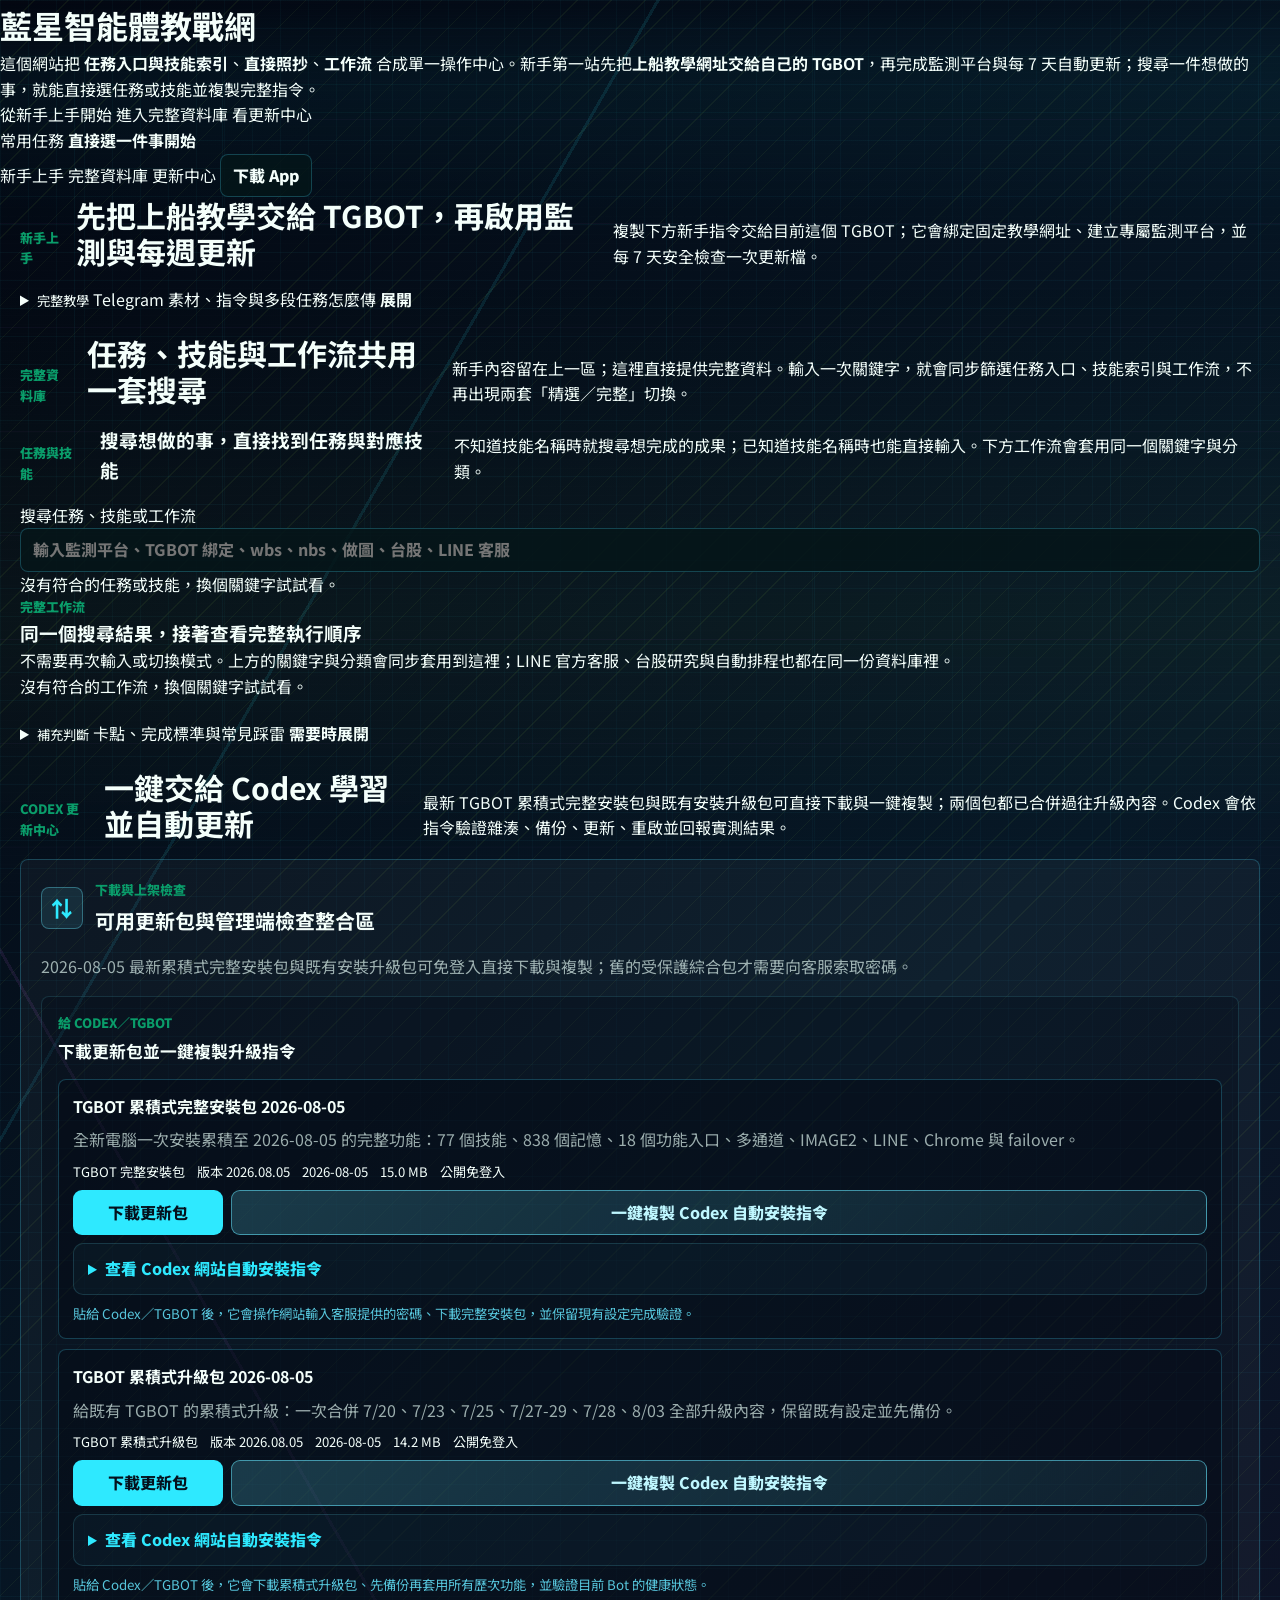
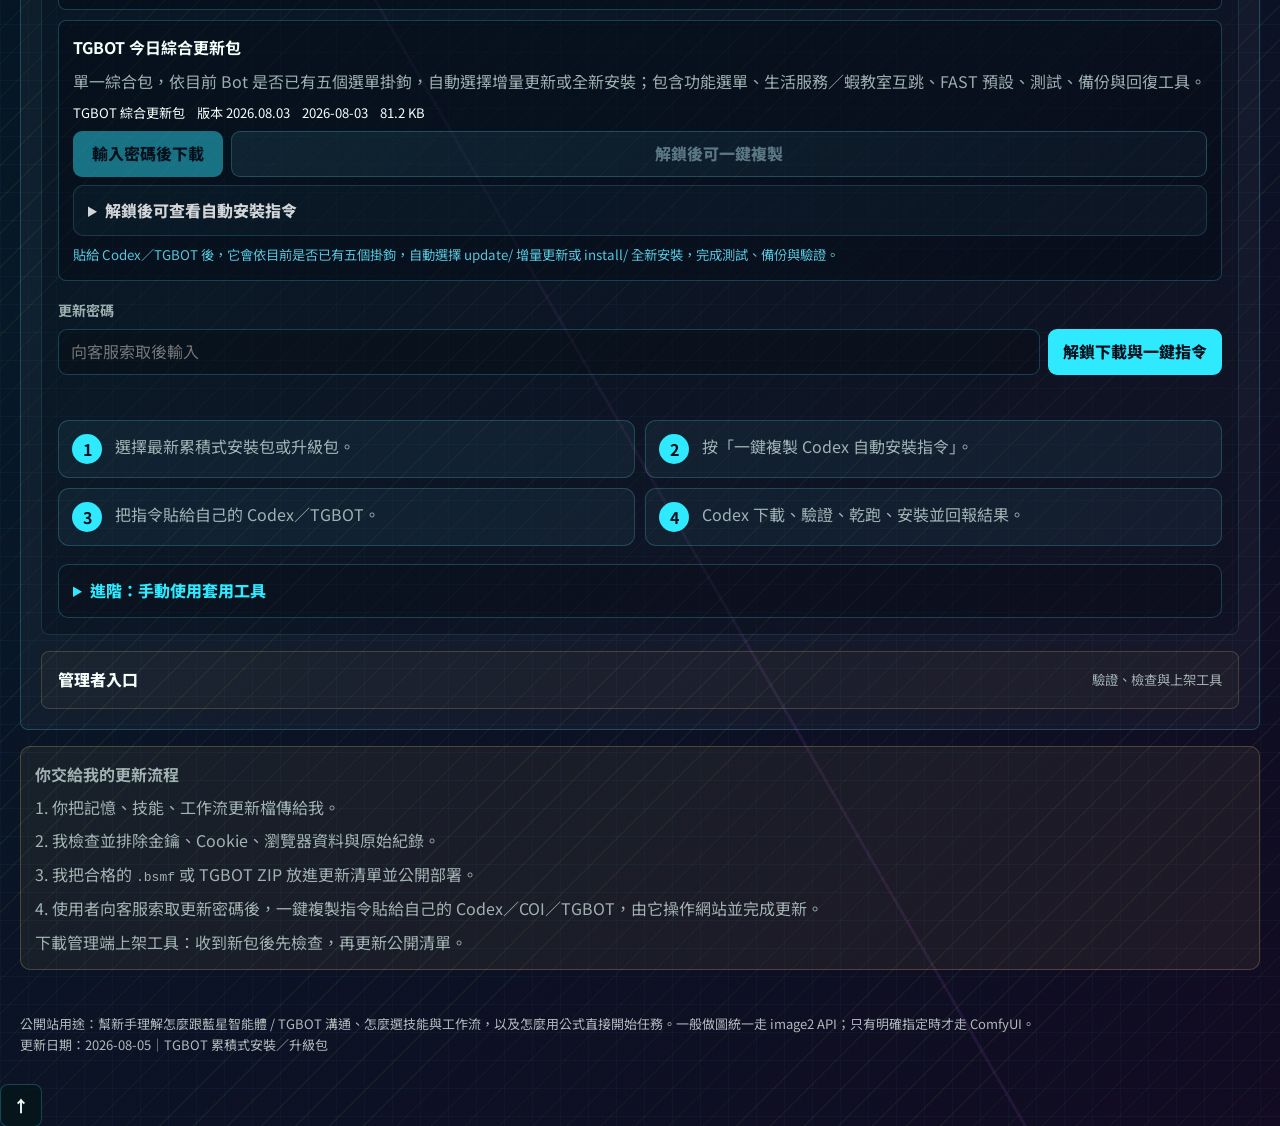
<file: index.html>
<!DOCTYPE html>
<html lang="zh-Hant">
<head>
  <meta charset="utf-8">
  <meta name="viewport" content="width=device-width, initial-scale=1">
  <title>藍星智能體教戰網｜操作指南</title>
  <meta
    name="description"
    content="給新手小白的一頁式藍星智能體技能與工作流教學站，整理主技能、核心工作流與可複製指令公式。"
  >
  <meta name="theme-color" content="#07111f">
  <meta name="apple-mobile-web-app-capable" content="yes">
  <meta name="apple-mobile-web-app-status-bar-style" content="black-translucent">
  <meta name="apple-mobile-web-app-title" content="藍星智能體教戰網">
  <link rel="icon" href="assets/favicon.svg" type="image/svg+xml">
  <link rel="apple-touch-icon" href="assets/app-icon-192.svg">
  <link rel="manifest" href="manifest.webmanifest">
  <link rel="preconnect" href="https://fonts.googleapis.com">
  <link rel="preconnect" href="https://fonts.gstatic.com" crossorigin>
  <link
    href="https://fonts.googleapis.com/css2?family=Noto+Sans+TC:wght@400;500;700;900&family=Space+Grotesk:wght@500;700&display=swap"
    rel="stylesheet"
  >
  <link rel="stylesheet" href="styles.css?v=20260803-comprehensive-update-1">
  <link rel="stylesheet" href="update-center.css?v=20260803-comprehensive-update-1">
</head>
<body>
  <div class="page-shell">
    <header class="hero">
      <div class="hero-copy">
        <h1>藍星智能體教戰網</h1>
        <p class="hero-text">
          這個網站把 <strong>任務入口與技能索引</strong>、<strong>直接照抄</strong>、<strong>工作流</strong>
          合成單一操作中心。新手第一站先把<strong>上船教學網址交給自己的 TGBOT</strong>，再完成監測平台與每 7 天自動更新；搜尋一件想做的事，就能直接選任務或技能並複製完整指令。
        </p>
        <div class="hero-actions">
          <a href="#quick-start" class="primary-link">從新手上手開始</a>
          <a href="#all-skills" class="secondary-link">進入完整資料庫</a>
          <a href="#codex-updates" class="secondary-link">看更新中心</a>
        </div>
      </div>
      <div class="hero-panel">
        <div class="hero-task-launcher">
          <span class="support-kicker">常用任務</span>
          <strong>直接選一件事開始</strong>
          <div class="hero-task-grid" id="heroTaskGrid"></div>
        </div>
      </div>
    </header>

    <nav class="top-nav" aria-label="頁面導覽">
      <a href="#quick-start">新手上手</a>
      <a href="#all-skills">完整資料庫</a>
      <a href="#codex-updates">更新中心</a>
      <button type="button" class="nav-install-button" id="openInstallApp">下載 App</button>
    </nav>

    <main>
      <section id="quick-start" class="content-block spotlight-block">
        <div class="section-heading">
          <p class="eyebrow">新手上手</p>
          <h2>先把上船教學交給 TGBOT，再啟用監測與每週更新</h2>
          <p>複製下方新手指令交給目前這個 TGBOT；它會綁定固定教學網址、建立專屬監測平台，並每 7 天安全檢查一次更新檔。</p>
        </div>
        <div id="beginner-monitor-task" class="beginner-task-panel"></div>
        <div class="spotlight-grid" id="quickStartGrid"></div>
        <details id="tg-guide" class="quick-start-tg deep-guide">
          <summary>
            <span>
              <small>完整教學</small>
              Telegram 素材、指令與多段任務怎麼傳
            </span>
            <strong>展開</strong>
          </summary>
          <div class="deep-guide-content">
            <div class="section-heading compact">
              <p class="eyebrow">TG 操作</p>
              <h3>一個任務講完整，再送下一個任務</h3>
              <p>先選好本次素材，在同一則訊息內寫清楚任務；等目前任務收到成品、網址或明確結果後，再送第二個任務，能降低漏讀素材與交付順序錯亂。</p>
            </div>
            <div class="tg-send-panel" id="tgSendPanel"></div>
            <div class="tg-guide-grid" id="tgGuideGrid"></div>
            <div class="dialogue-grid compact-dialogue-grid" id="tgDialogueGrid"></div>
            <div class="tg-note-panel" id="tgNotePanel"></div>
            <div class="tg-note-panel" id="tgChunkPanel"></div>
          </div>
        </details>
      </section>

      <section id="all-skills" class="content-block">
        <div class="section-heading">
          <p class="eyebrow">完整資料庫</p>
          <h2>任務、技能與工作流共用一套搜尋</h2>
          <p>
            新手內容留在上一區；這裡直接提供完整資料。輸入一次關鍵字，就會同步篩選任務入口、技能索引與工作流，不再出現兩套「精選／完整」切換。
          </p>
        </div>
        <div id="command-center" class="database-command-panel command-center-block">
          <div class="section-heading">
            <p class="eyebrow">任務與技能</p>
            <h3>搜尋想做的事，直接找到任務與對應技能</h3>
            <p>不知道技能名稱時就搜尋想完成的成果；已知道技能名稱時也能直接輸入。下方工作流會套用同一個關鍵字與分類。</p>
          </div>
          <div class="skill-toolbar">
            <label class="search-field" for="skillSearch">
              <span>搜尋任務、技能或工作流</span>
              <input id="skillSearch" type="search" placeholder="輸入監測平台、TGBOT 綁定、wbs、nbs、做圖、台股、LINE 客服">
            </label>
            <div class="filter-row" id="categoryFilters" aria-label="任務與技能分類篩選"></div>
          </div>
          <p class="database-result-summary" id="unifiedOverview" aria-live="polite"></p>
          <div class="command-center-grid unified-center-grid" id="unifiedCenterGrid"></div>
          <p class="empty-state" id="unifiedEmpty">沒有符合的任務或技能，換個關鍵字試試看。</p>
        </div>

        <div id="all-workflows" class="database-workflow-panel">
          <div class="database-subheading">
            <p class="eyebrow">完整工作流</p>
            <h3>同一個搜尋結果，接著查看完整執行順序</h3>
            <p>
              不需要再次輸入或切換模式。上方的關鍵字與分類會同步套用到這裡；LINE 官方客服、台股研究與自動排程也都在同一份資料庫裡。
            </p>
            <p class="database-result-summary" id="workflowOverview" aria-live="polite"></p>
          </div>
          <div class="workflow-grid" id="workflowGrid"></div>
          <p class="empty-state" id="workflowEmpty">沒有符合的工作流，換個關鍵字試試看。</p>
        </div>
      </section>

      <section id="support-notes" class="content-block support-notes-block">
        <details class="support-details">
          <summary>
            <span>
              <small>補充判斷</small>
              卡點、完成標準與常見踩雷
            </span>
            <strong>需要時展開</strong>
          </summary>
          <div class="support-grid">
            <article class="support-card">
              <div class="section-heading compact">
                <p class="eyebrow">卡點判斷</p>
                <h3>遇到問題先對照類型</h3>
              </div>
              <div class="error-grid" id="errorGuideGrid"></div>
            </article>
            <article class="support-card">
              <div class="section-heading compact">
                <p class="eyebrow">完成標準</p>
                <h3>看到這些才算真的完成</h3>
              </div>
              <ul class="checklist" id="completionChecklist"></ul>
            </article>
            <article class="support-card">
              <div class="section-heading compact">
                <p class="eyebrow">常見踩雷</p>
                <h3>新手最容易漏掉的幾件事</h3>
              </div>
              <ul class="warning-list" id="commonMistakes"></ul>
            </article>
          </div>
        </details>
      </section>

      <section id="codex-updates" class="content-block update-center-block">
        <div class="section-heading">
          <p class="eyebrow">Codex 更新中心</p>
          <h2>一鍵交給 Codex 學習並自動更新</h2>
          <p>最新 TGBOT 累積式完整安裝包與既有安裝升級包可直接下載與一鍵複製；兩個包都已合併過往升級內容。Codex 會依指令驗證雜湊、備份、更新、重啟並回報實測結果。</p>
        </div>
        <div class="update-center-grid">
          <article class="update-card update-hub-card">
            <div class="update-card-heading">
              <span class="update-card-icon">⇅</span>
              <div>
                <p class="eyebrow">下載與上架檢查</p>
                <h3>可用更新包與管理端檢查整合區</h3>
              </div>
            </div>
            <p class="update-download-note">2026-08-05 最新累積式完整安裝包與既有安裝升級包可免登入直接下載與複製；舊的受保護綜合包才需要向客服索取密碼。</p>
            <div class="update-hub-layout">
              <section class="update-subsection">
                <div class="update-subsection-heading">
                  <p class="eyebrow">給 Codex／TGBOT</p>
                  <h4>下載更新包並一鍵複製升級指令</h4>
                </div>
                <div id="codexUpdateList" class="codex-update-list" aria-live="polite">
                  <p class="update-loading">正在讀取更新清單……</p>
                </div>
                <form id="codexUpdateAccessForm" class="update-access-form">
                  <label for="codexUpdatePassword">更新密碼</label>
                  <div class="update-password-row">
                    <input id="codexUpdatePassword" type="password" autocomplete="off" placeholder="向客服索取後輸入">
                    <button type="submit" class="primary-button">解鎖下載與一鍵指令</button>
                  </div>
                  <p id="codexUpdateAccessStatus" class="update-status" role="status"></p>
                </form>
                <div class="update-tgbot-flow compact" aria-label="Codex 自動安裝使用方式">
                  <div><strong>1</strong><span>選擇最新累積式安裝包或升級包。</span></div>
                  <div><strong>2</strong><span>按「一鍵複製 Codex 自動安裝指令」。</span></div>
                  <div><strong>3</strong><span>把指令貼給自己的 Codex／TGBOT。</span></div>
                  <div><strong>4</strong><span>Codex 下載、驗證、乾跑、安裝並回報結果。</span></div>
                </div>
                <details class="update-advanced">
                  <summary>進階：手動使用套用工具</summary>
                  <p>需要自行操作時，可下載<a href="tools/apply-codex-update.mjs" download>套用工具</a>。請先加上 <code>--dry-run</code> 檢查，驗證通過後再移除 <code>--dry-run</code> 正式更新。</p>
                </details>
              </section>

              <details class="update-manager-details">
                <summary>
                  <span>管理者入口</span>
                  <small>驗證、檢查與上架工具</small>
                </summary>
                <section class="update-subsection update-subsection-manager">
                  <div class="update-subsection-heading">
                    <p class="eyebrow">給管理端</p>
                    <h4>先驗證後檢查更新檔，再決定是否上架</h4>
                  </div>
                  <p>先通過管理者驗證，才能選取或拖曳 <code>.bsmf</code> 更新檔或完整 <code>.zip</code> 安裝包。檔案只會在目前瀏覽器檢查格式，不會直接寫入公開網站；正式上架仍由管理端檢查後部署。</p>
                  <form id="codexUploadAccessForm" class="update-access-form update-upload-access-form">
                    <label for="codexUploadPassword">管理者密碼</label>
                    <div class="update-password-row">
                      <input id="codexUploadPassword" type="password" inputmode="numeric" autocomplete="off" placeholder="輸入管理者密碼">
                      <button type="submit" class="primary-button">解鎖上傳</button>
                    </div>
                    <p id="codexUploadAccessStatus" class="update-status" role="status">尚未解鎖，無法選取更新檔。</p>
                  </form>
                  <label class="update-file-drop is-locked" for="codexUpdateFile" aria-disabled="true">
                    <input id="codexUpdateFile" type="file" accept=".bsmf,.zip,application/json,application/zip" disabled>
                    <span id="codexUpdateDropTitle">請先輸入管理者密碼</span>
                    <small id="codexUpdateDropHint">解鎖後可檢查格式、版本、內容清單與檔案大小</small>
                  </label>
                  <div id="codexUpdateFileStatus" class="update-file-status" role="status"></div>
                </section>
              </details>
            </div>
          </article>
        </div>
        <div class="update-publish-steps">
          <strong>你交給我的更新流程</strong>
          <span>1. 你把記憶、技能、工作流更新檔傳給我。</span>
          <span>2. 我檢查並排除金鑰、Cookie、瀏覽器資料與原始紀錄。</span>
          <span>3. 我把合格的 <code>.bsmf</code> 或 TGBOT ZIP 放進更新清單並公開部署。</span>
          <span>4. 使用者向客服索取更新密碼後，一鍵複製指令貼給自己的 Codex／COI／TGBOT，由它操作網站並完成更新。</span>
          <span><a href="tools/publish-codex-update.ps1" download>下載管理端上架工具</a>：收到新包後先檢查，再更新公開清單。</span>
        </div>
      </section>

    </main>

    <footer class="site-footer">
      <p>公開站用途：幫新手理解怎麼跟藍星智能體 / TGBOT 溝通、怎麼選技能與工作流，以及怎麼用公式直接開始任務。一般做圖統一走 image2 API；只有明確指定時才走 ComfyUI。</p>
      <p>更新日期：2026-08-05｜TGBOT 累積式安裝／升級包</p>
    </footer>
  </div>

  <button type="button" class="back-to-top" id="backToTop" aria-label="快速回到最上面">↑</button>
  <div class="copy-status" id="copyStatus" role="status" aria-live="polite"></div>

  <div class="install-app-modal" id="installAppModal" role="dialog" aria-modal="true" aria-labelledby="installAppTitle" hidden>
    <div class="install-app-backdrop" data-install-close></div>
    <div class="install-app-dialog" role="document">
      <button type="button" class="install-app-close" data-install-close aria-label="關閉下載提示">×</button>
      <img class="install-app-icon" src="assets/app-icon-192.svg" alt="">
      <p class="install-app-kicker">藍星智能體教戰網</p>
      <h2 id="installAppTitle">下載 App，之後直接從主畫面開啟</h2>
      <p class="install-app-copy">安裝後不必再找網址，手機與電腦都能像 App 一樣快速開啟。</p>
      <div class="install-app-instructions" id="installAppInstructions" aria-live="polite"></div>
      <div class="install-app-actions">
        <button type="button" class="install-app-primary" id="installAppButton">下載 App</button>
        <button type="button" class="install-app-secondary" data-install-close>暫時不要</button>
      </div>
    </div>
  </div>

  <script src="app.js?v=20260803-comprehensive-update-1"></script>
  <script src="update-center.js?v=20260805-cumulative-2"></script>
</body>
</html>
</file>
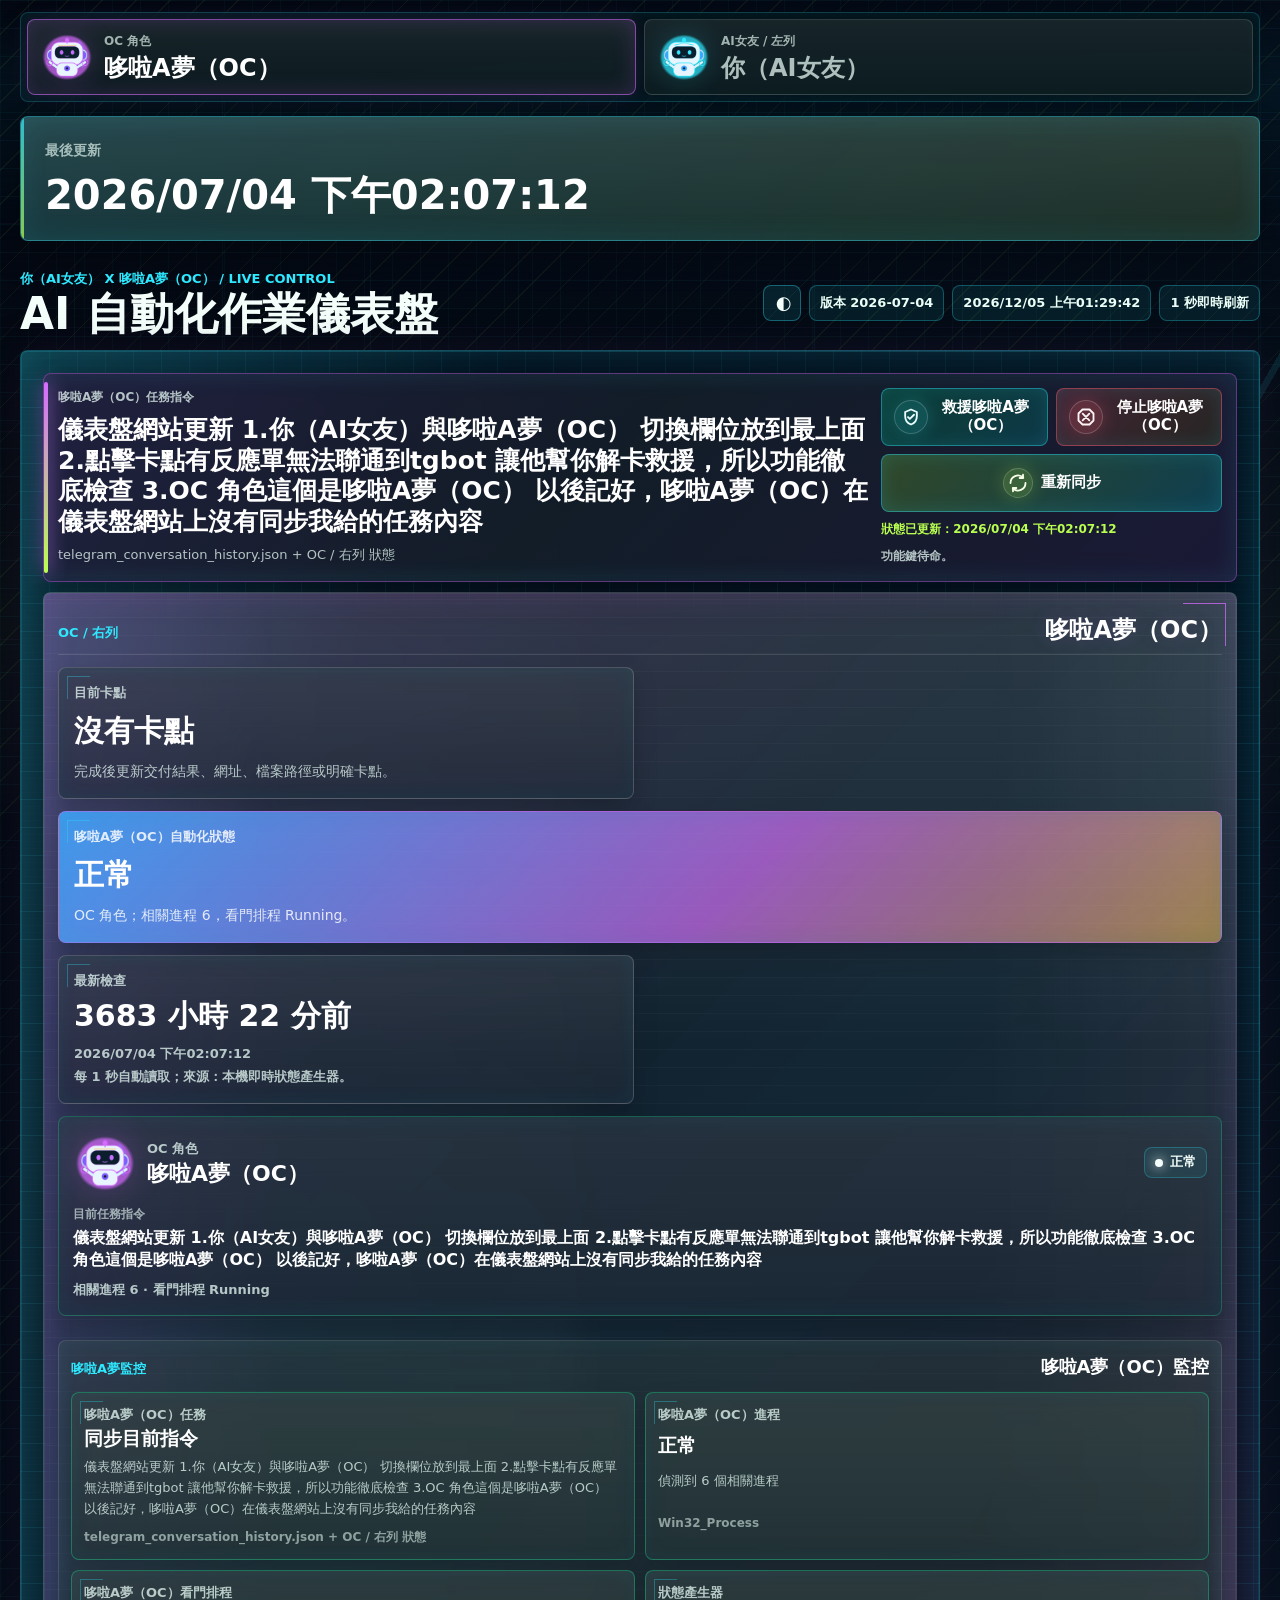
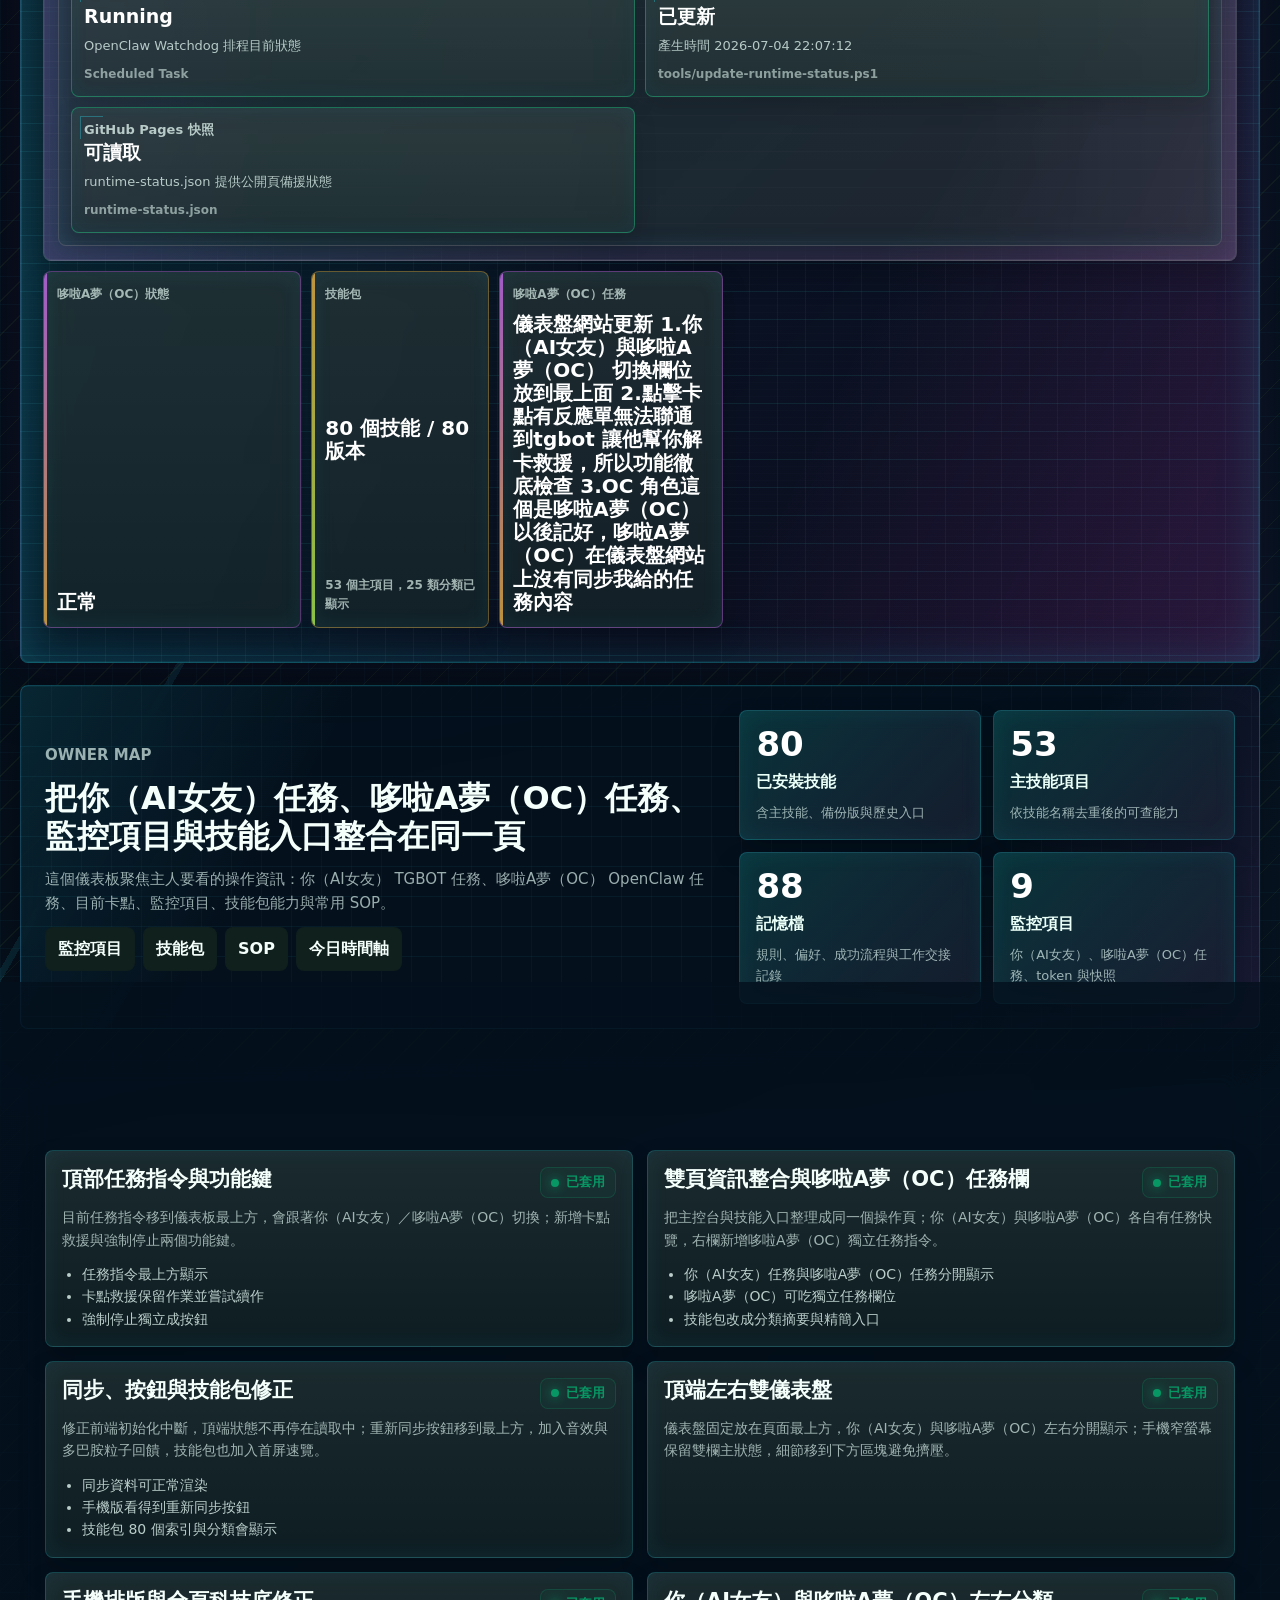
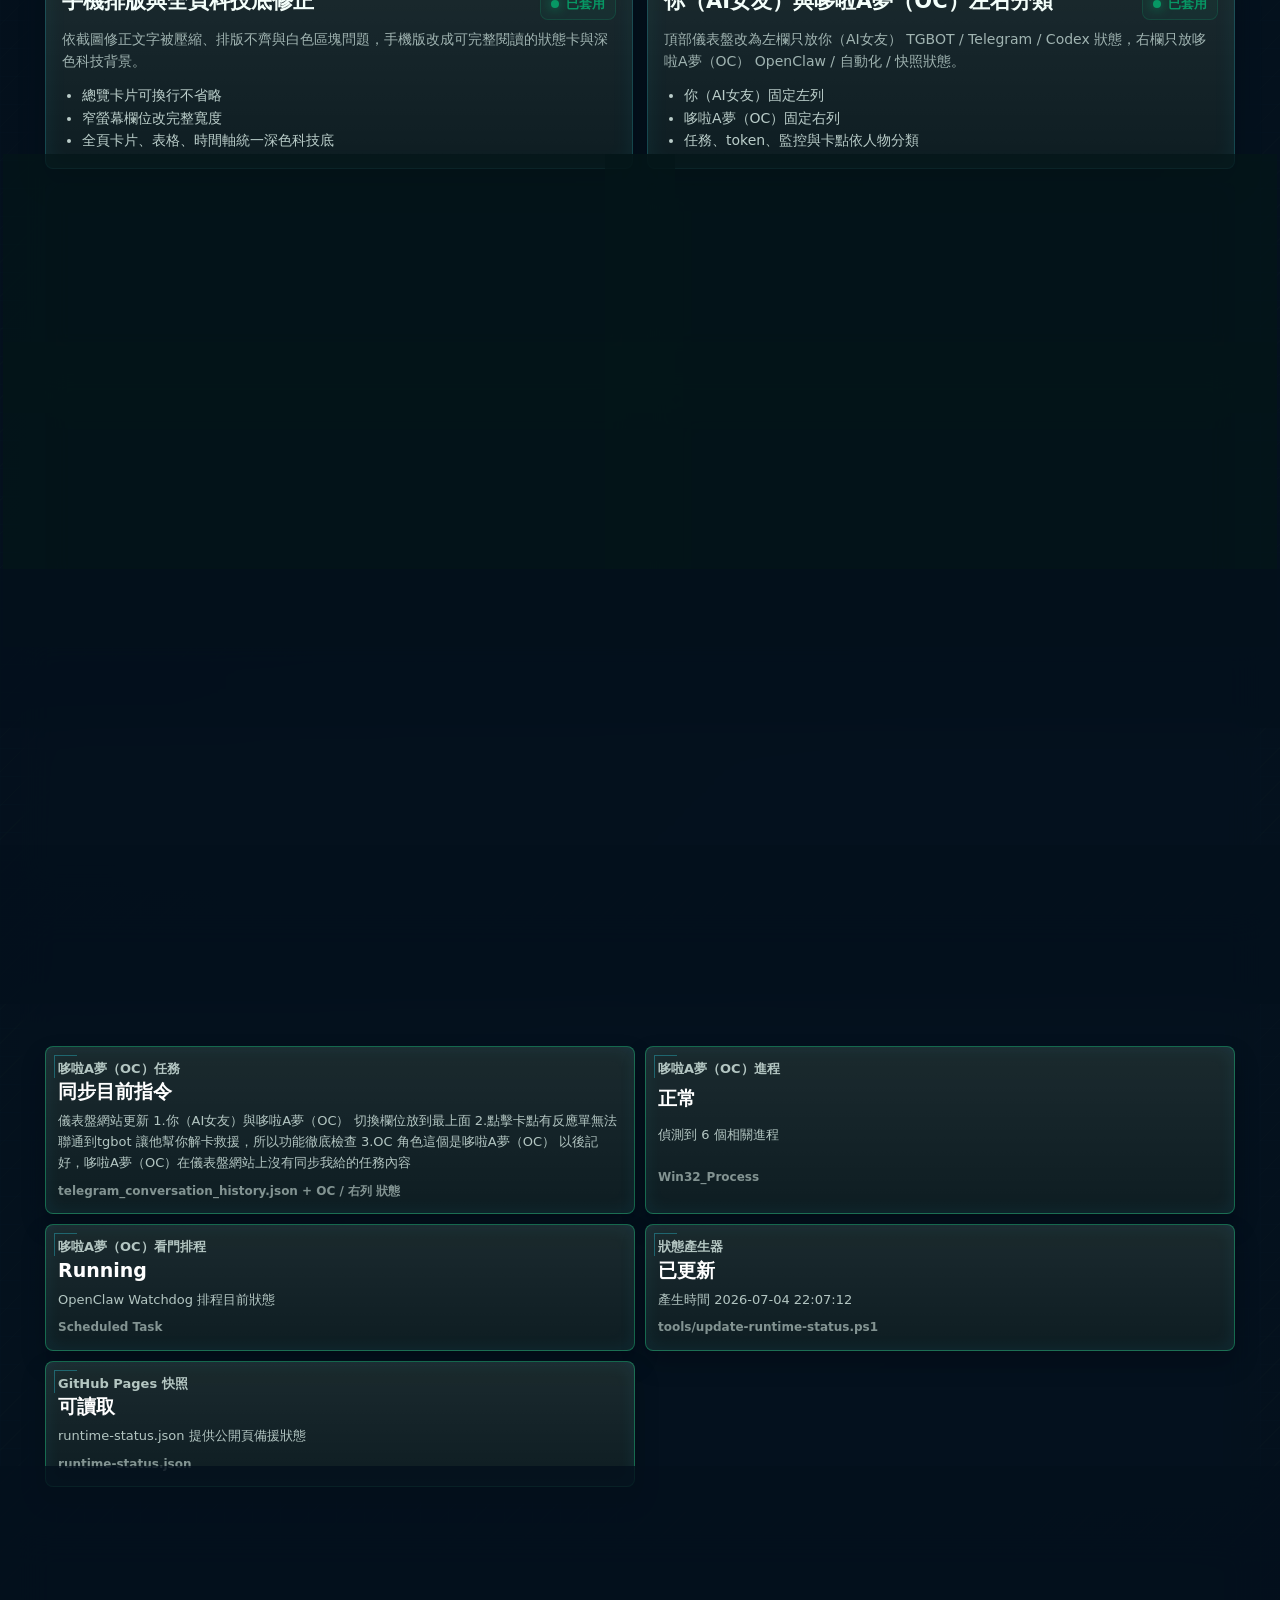
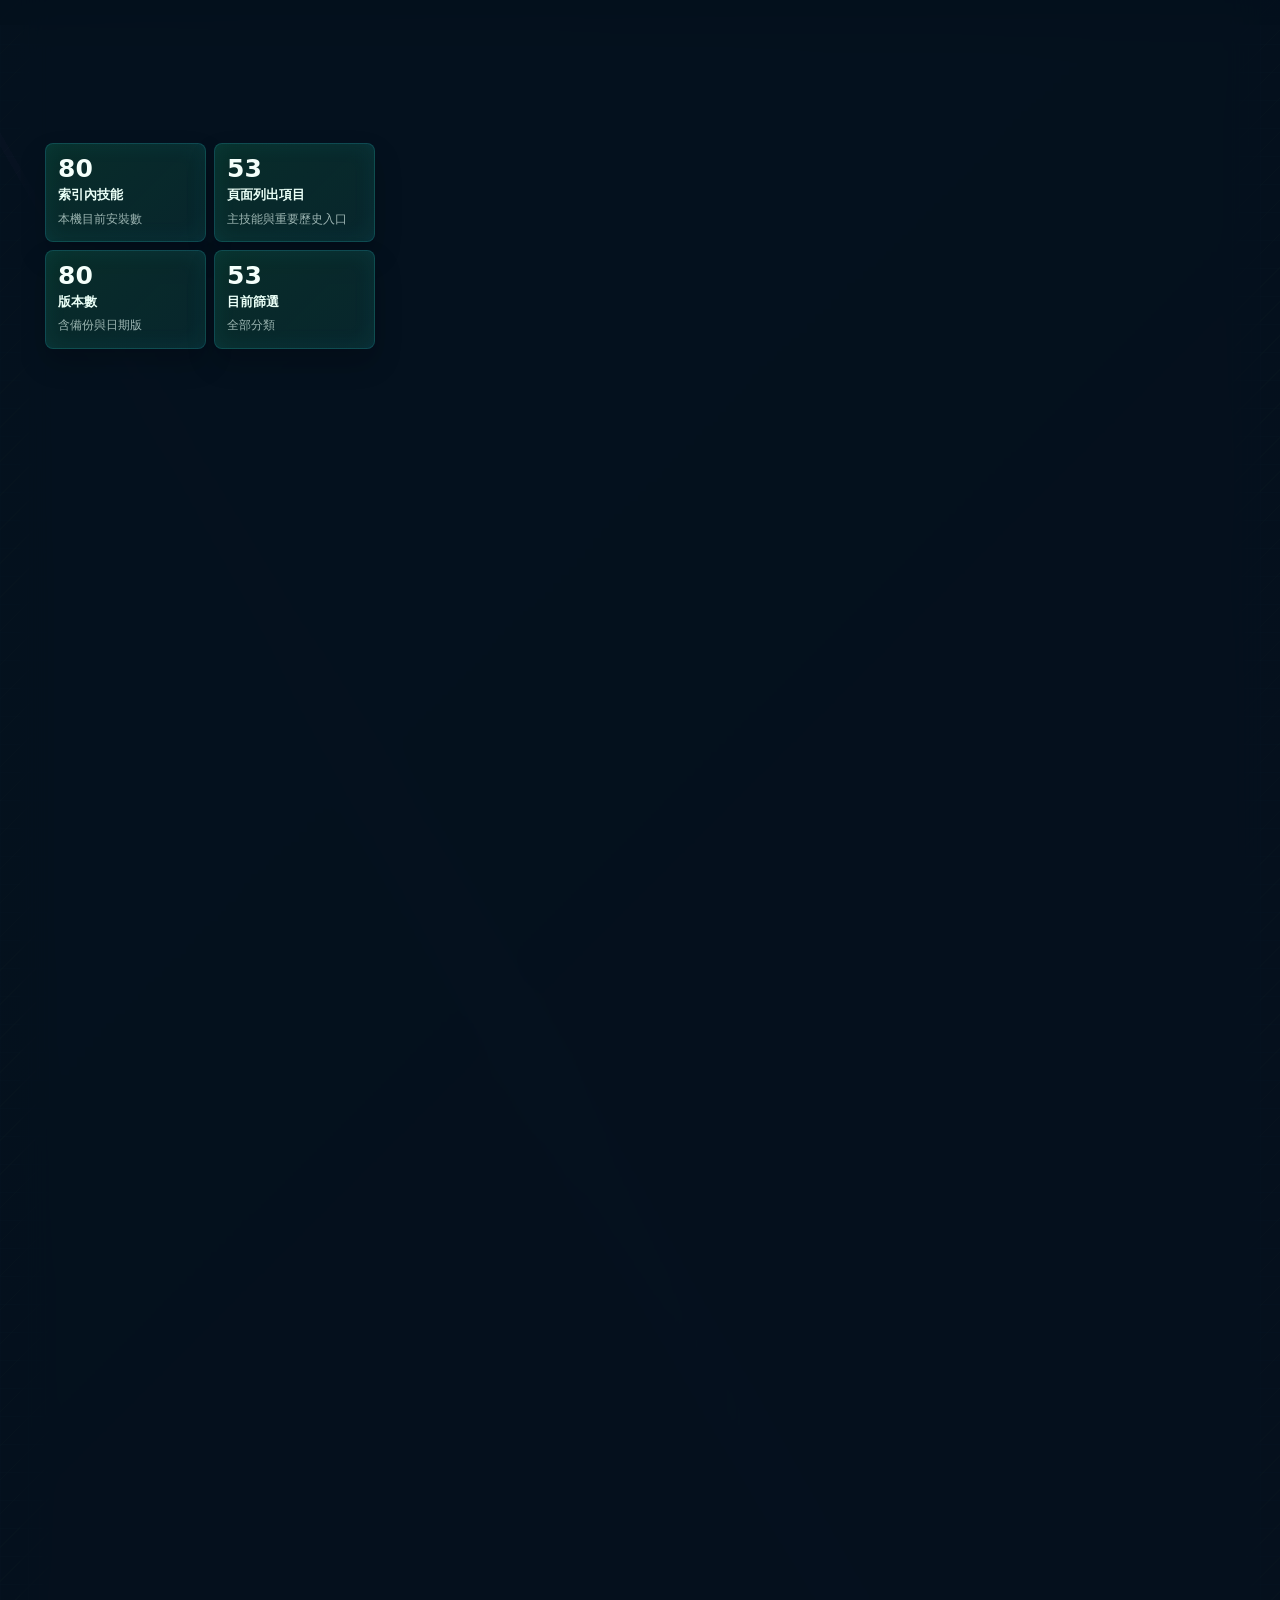
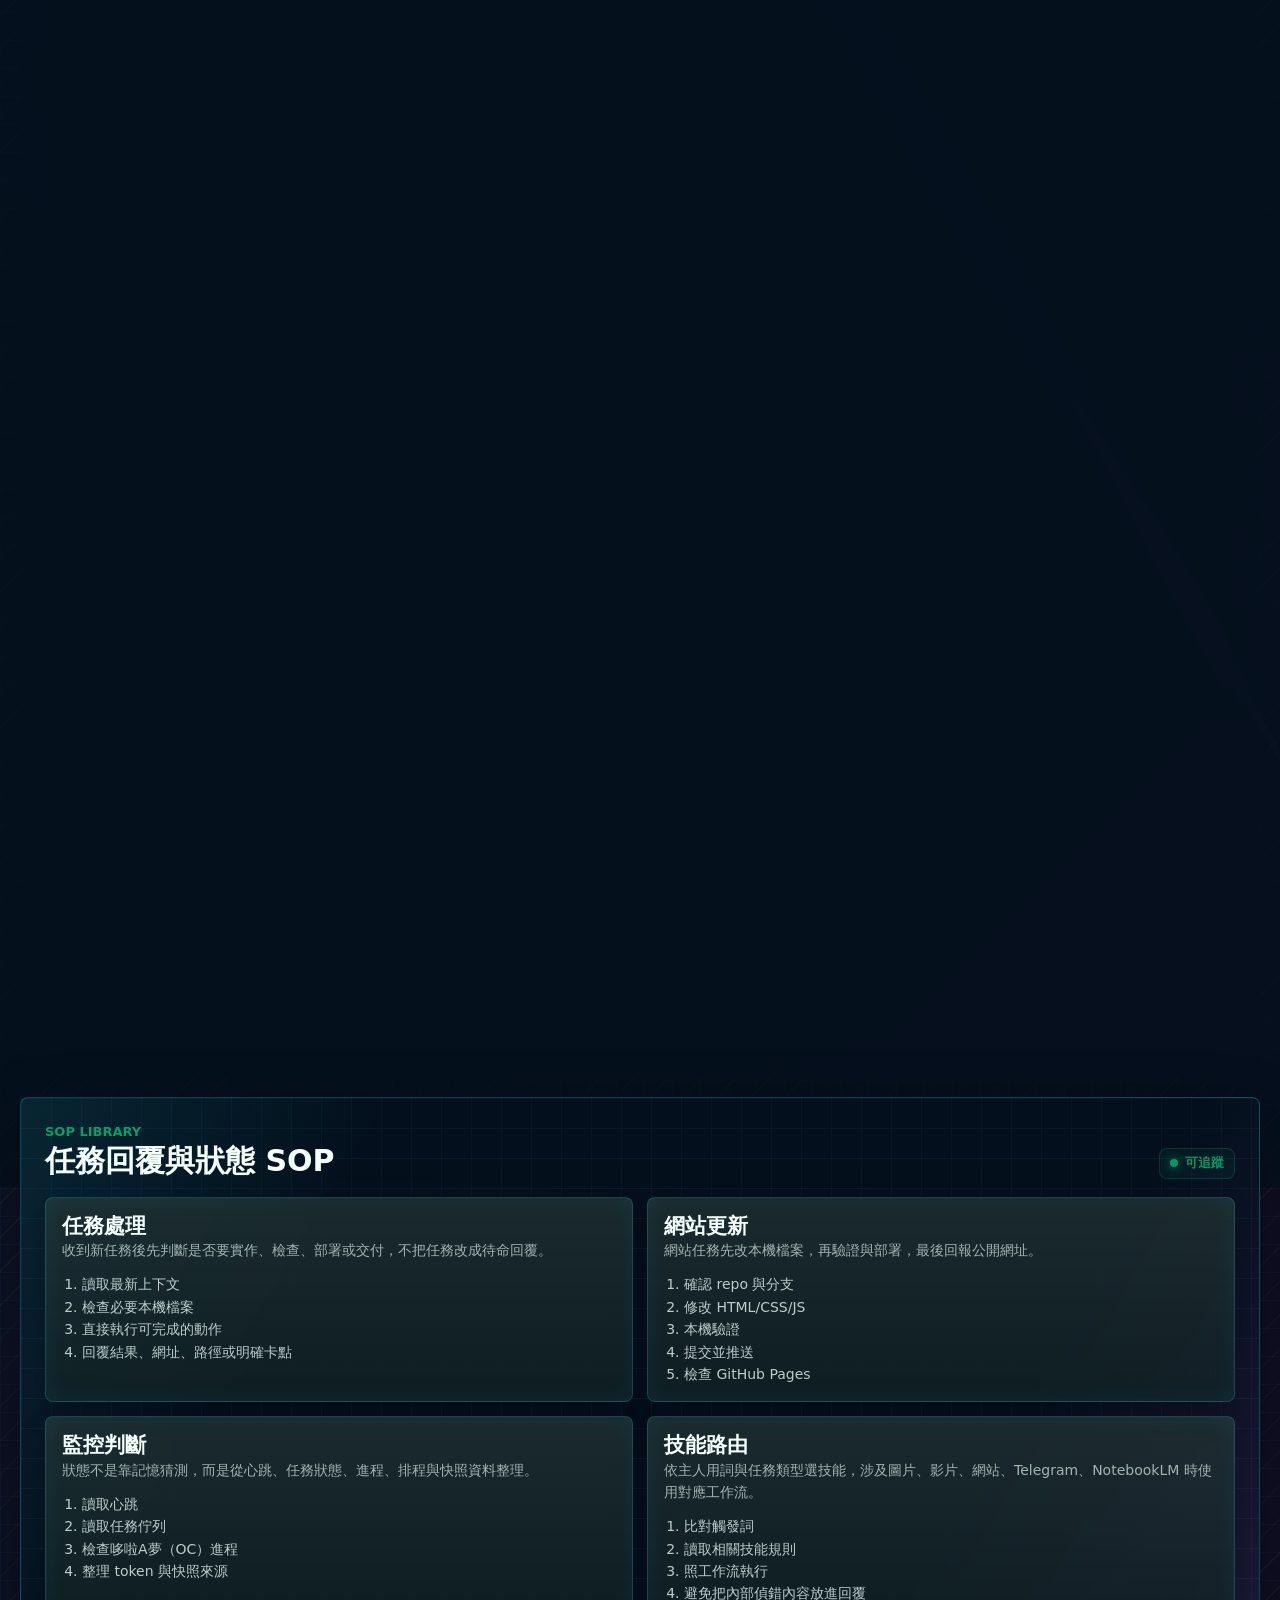
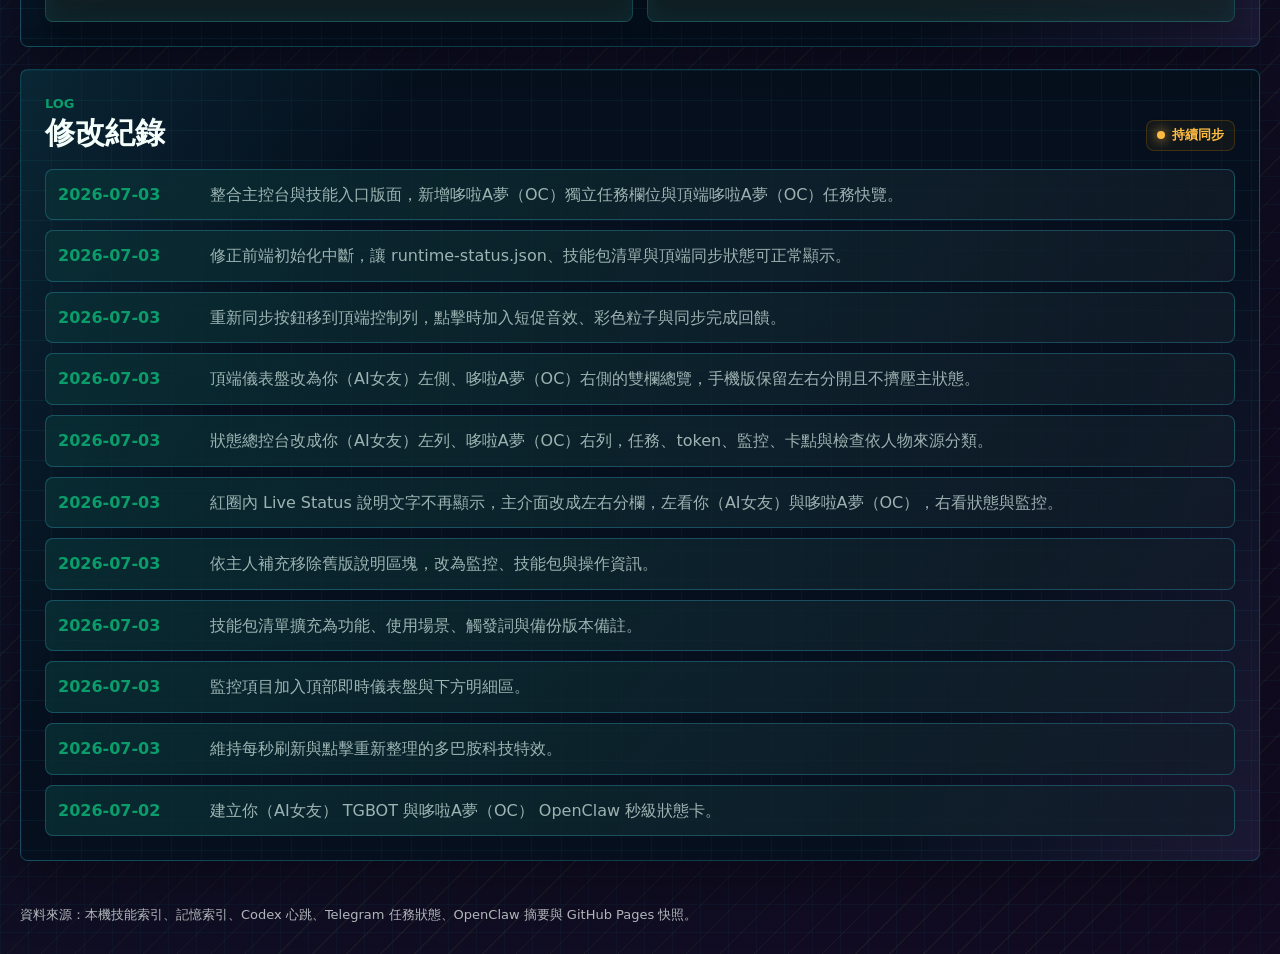
<file: ai-girlfriend-doraemon/index.html>
﻿<!doctype html>
<html lang="zh-Hant">
<head>
  <meta charset="utf-8">
  <meta name="viewport" content="width=device-width, initial-scale=1">
  <title>AI 自動化作業儀表盤｜你（AI女友） x 哆啦A夢（OC）</title>
  <link rel="icon" href="data:,">
  <link rel="stylesheet" href="styles.css?v=20260705-targeted-controls-v3">
</head>
<body data-agent-view="lanxi">
  <div class="agent-view-switch page-agent-switch" role="tablist" aria-label="你（AI女友）與哆啦A夢（OC）切換">
    <button type="button" data-agent-view-button="shami" role="tab" aria-selected="false" aria-pressed="false">
      <img src="assets/shami-avatar.png" alt="" aria-hidden="true">
      <span>AI女友 / 左列</span>
      <b>你（AI女友）</b>
    </button>
    <button type="button" class="active" data-agent-view-button="lanxi" role="tab" aria-selected="true" aria-pressed="true">
      <img src="assets/lanxi-avatar.png" alt="" aria-hidden="true">
      <span>OC 角色</span>
      <b>哆啦A夢（OC）</b>
    </button>
  </div>
  <div class="command-chip updated-chip top-updated-card page-top-updated" aria-label="最後更新時間">
    <span>最後更新</span>
    <b id="chipUpdatedAt">--</b>
  </div>
  <header class="topbar">
    <div>
      <p class="eyebrow">你（AI女友） x 哆啦A夢（OC） / Live Control</p>
      <h1>AI 自動化作業儀表盤</h1>
    </div>
    <div class="topbar-meta">
      <button type="button" class="theme-toggle" id="themeToggle" aria-pressed="false" title="切換深色與霓虹模式">◐</button>
      <span>版本 2026-07-04</span>
      <span id="localClock">讀取秒級時間</span>
      <span>1 秒即時刷新</span>
    </div>
  </header>

  <main>
    <section class="status-dashboard" id="status-dashboard" aria-live="polite">
      <span class="state-pill sr-only" id="statePill">讀取中</span>
      <section class="active-task-banner" aria-labelledby="activeTaskScope">
        <div class="active-task-copy">
          <span id="activeTaskScope">你（AI女友）任務指令</span>
          <strong id="activeTaskText">--</strong>
          <p id="activeTaskDetail">Telegram 最新任務會固定放在最上方。</p>
        </div>
        <div class="task-control-panel" aria-label="任務功能鍵">
          <div class="task-control-buttons">
            <button type="button" class="control-button rescue-button" data-dashboard-action="rescue" title="嘗試恢復卡點並保留目前作業">
              <span class="control-icon" aria-hidden="true">
                <svg viewBox="0 0 24 24" focusable="false">
                  <path d="M12 3l7 3v5c0 4.7-2.9 8.4-7 10-4.1-1.6-7-5.3-7-10V6l7-3z"></path>
                  <path d="M8.4 12.1l2.2 2.2 5-5"></path>
                </svg>
              </span><b>救援哆啦A夢（OC）</b>
            </button>
            <button type="button" class="control-button stop-button" data-dashboard-action="force-stop" title="強制停止儀表板自動升級排程">
              <span class="control-icon" aria-hidden="true">
                <svg viewBox="0 0 24 24" focusable="false">
                  <path d="M7.8 3h8.4L21 7.8v8.4L16.2 21H7.8L3 16.2V7.8L7.8 3z"></path>
                  <path d="M8 8l8 8M16 8l-8 8"></path>
                </svg>
              </span><b>停止哆啦A夢（OC）</b>
            </button>
            <button type="button" id="refreshStatus" class="control-button sync-control-button" aria-describedby="refreshFeedback" title="立即同步本機即時狀態">
              <span class="refresh-icon" aria-hidden="true">
                <svg viewBox="0 0 24 24" focusable="false">
                  <path d="M21 12a9 9 0 0 1-15.3 6.4"></path>
                  <path d="M3 12A9 9 0 0 1 18.3 5.6"></path>
                  <path d="M18 2v4h-4"></path>
                  <path d="M6 22v-4h4"></path>
                </svg>
              </span>
              <b class="refresh-label">重新同步</b>
              <div class="effect-layer" id="refreshEffectLayer" aria-hidden="true"></div>
            </button>
          </div>
          <small class="refresh-feedback" id="refreshFeedback">每 1 秒自動同步。</small>
          <small class="action-feedback" id="actionFeedback" aria-live="polite">功能鍵待命。</small>
        </div>
      </section>

      <div class="assistant-stage" aria-label="你（AI女友）與哆啦A夢（OC）助手圖片">
        <article class="assistant-portrait shami-portrait">
          <img src="assets/shami-avatar.png" alt="你（AI女友） AI 助手圖片">
          <div><span>TGBOT</span><b>你（AI女友）</b></div>
        </article>
        <div class="assistant-core-copy">
          <span>AI 智能助手</span>
          <strong>自動化作業系統</strong>
          <p>智能守護 · 永不中斷</p>
        </div>
        <article class="assistant-portrait lanxi-portrait">
          <img src="assets/lanxi-avatar.png" alt="哆啦A夢（OC） AI 助手圖片">
          <div><span>OC 角色</span><b>哆啦A夢（OC）</b></div>
        </article>
      </div>

      <div class="command-strip" aria-label="總覽狀態">
        <div class="command-chip shami-chip"><span>你（AI女友）狀態</span><b id="chipShamiStatus">讀取中</b></div>
        <div class="command-chip lanxi-chip"><span>哆啦A夢（OC）狀態</span><b id="chipLanxiStatus">讀取中</b></div>
        <div class="command-chip skill-chip"><span>技能包</span><b id="chipSkillStatus">80 個已載入</b><small id="chipSkillDetail">等待清單渲染</small></div>
        <div class="command-chip task-chip shami-task-chip"><span>你（AI女友）任務</span><b id="chipCurrentTask">同步中</b></div>
        <div class="command-chip task-chip lanxi-task-chip"><span>哆啦A夢（OC）任務</span><b id="chipLanxiTask">同步中</b></div>
      </div>

      <div class="ai-metrics">
        <article class="energy-ring-card">
          <div class="energy-ring" id="energyRing" style="--energy: 72"><span id="energyValue">72%</span></div>
          <div><span>系統活躍度</span><b id="energyLabel">穩定運作</b><p>依任務、心跳、OpenClaw 與資料來源綜合估算。</p></div>
        </article>
        <article class="micro-panel"><span>資訊層級</span><b>重點優先</b><p>主要狀態放大，技術細節保留在監控明細。</p></article>
      </div>

      <div class="signal-ribbon" aria-hidden="true"><span></span><span></span><span></span><span></span><span></span></div>

      <div class="dashboard-live-layout">
        <section class="agent-status-column shami-column" aria-labelledby="shamiColumnTitle">
          <div class="column-heading"><p class="eyebrow">AI女友 / 左列</p><h3 id="shamiColumnTitle">你（AI女友）</h3></div>
          <div class="agent-slot" id="shamiAgent"></div>
          <div class="dashboard-grid actor-grid">
            <article class="status-card primary-status"><span>你（AI女友）任務狀態</span><strong id="statusLabel">讀取中</strong><p id="statusHeadline">正在讀取本機即時狀態。</p></article>
            <article class="status-card"><span>今日 token</span><strong id="todayTokens">--</strong><p id="tokenSource">等待統計來源。</p></article>
          </div>
          <div class="monitor-panel">
            <div class="monitor-panel-head"><p class="eyebrow">AI女友監控</p><h3>你（AI女友）監控</h3></div>
            <div class="monitor-grid compact actor-monitor-grid" id="shamiMonitorGrid"></div>
          </div>
          <div class="dashboard-footer column-footer"><div class="mini-list" id="deliverableList"></div></div>
        </section>

        <section class="agent-status-column lanxi-column" aria-labelledby="lanxiColumnTitle">
          <div class="column-heading"><p class="eyebrow">OC / 右列</p><h3 id="lanxiColumnTitle">哆啦A夢（OC）</h3></div>
          <div class="agent-slot" id="lanxiAgent"></div>
          <div class="dashboard-grid actor-grid">
            <article class="status-card primary-status lanxi-primary-status"><span>哆啦A夢（OC）自動化狀態</span><strong id="openclawStatusLabel">讀取中</strong><p id="openclawStatusDetail">正在讀取 OpenClaw / 哆啦A夢（OC） bot 狀態。</p></article>
            <article class="status-card blocker-status"><span>目前卡點</span><strong id="blockerText">讀取中</strong><p id="nextAction">等待同步資料。</p></article>
            <article class="status-card"><span>最新檢查</span><strong id="liveAge">--</strong><p><span id="updatedAt">--</span><br><span id="refreshNote">頁面每秒重新讀取狀態資料。</span></p></article>
          </div>
          <div class="monitor-panel">
            <div class="monitor-panel-head"><p class="eyebrow">哆啦A夢監控</p><h3>哆啦A夢（OC）監控</h3></div>
            <div class="monitor-grid compact actor-monitor-grid" id="lanxiMonitorGrid"></div>
          </div>
        </section>
      </div>
    </section>

    <section class="overview" id="overview">
      <div class="overview-copy">
        <p class="eyebrow">Owner Map</p>
        <h2>把你（AI女友）任務、哆啦A夢（OC）任務、監控項目與技能入口整合在同一頁</h2>
        <p>這個儀表板聚焦主人要看的操作資訊：你（AI女友） TGBOT 任務、哆啦A夢（OC） OpenClaw 任務、目前卡點、監控項目、技能包能力與常用 SOP。</p>
        <div class="quick-actions" aria-label="主要區塊">
          <a href="#monitoring">監控項目</a><a href="#skills">技能包</a><a href="#sop-library">SOP</a><a href="#daily-timeline">今日時間軸</a>
        </div>
      </div>
      <div class="stat-grid" id="statGrid"></div>
    </section>

    <section id="completed" class="content-section">
      <div class="section-heading"><div><p class="eyebrow">Updated</p><h2>本次儀表板更新</h2></div><span class="status done">已套用</span></div>
      <div class="item-grid" id="completedGrid"></div>
    </section>

    <section id="daily-timeline" class="content-section timeline-console">
      <div class="section-heading"><div><p class="eyebrow">Today Flow</p><h2>今日任務時間軸</h2></div><span class="status watch">即時整理</span></div>
      <div class="today-flow" id="todayFlow">
        <article><time>收到</time><b>Telegram 指令</b><p>讀取最新需求與畫面狀態。</p></article>
        <article><time>處理</time><b>本機修改</b><p>更新版面、狀態與互動功能。</p></article>
        <article><time>驗證</time><b>手機 / 桌機檢查</b><p>確認左右欄、文字與科技視覺不溢出。</p></article>
        <article><time>公開</time><b>GitHub Pages</b><p>推送後確認公開網址生效。</p></article>
      </div>
    </section>

    <section id="monitoring" class="content-section">
      <div class="section-heading"><div><p class="eyebrow">Monitoring Detail</p><h2>監控項目狀態</h2></div><span class="status watch">秒級刷新</span></div>
      <div class="monitor-section-columns">
        <section class="monitor-section-column shami-monitor-section"><div class="mini-section-title"><p class="eyebrow">AI女友 / 左列</p><h3>你（AI女友）狀態</h3></div><div class="monitor-grid detail" id="shamiMonitorSectionGrid"></div></section>
        <section class="monitor-section-column lanxi-monitor-section"><div class="mini-section-title"><p class="eyebrow">OC / 右列</p><h3>哆啦A夢（OC）狀態</h3></div><div class="monitor-grid detail" id="lanxiMonitorSectionGrid"></div></section>
      </div>
    </section>

    <section id="skills" class="content-section skill-section">
      <div class="section-heading"><div><p class="eyebrow">Skill Packages</p><h2>技能包分類總覽與精簡入口</h2></div><span class="status done">已整理</span></div>
      <div class="skill-control-bar">
        <label class="skill-search-field" for="skillSearch">
          <span>搜尋技能</span>
          <input id="skillSearch" type="search" placeholder="輸入技能、功能、場景">
        </label>
        <div class="skill-view-meta" id="skillViewMeta"></div>
      </div>
      <div class="skill-layout">
        <aside class="skill-sidebar" aria-label="技能包分類與統計">
          <div class="skill-summary" id="skillSummary"></div>
          <div class="skill-filter-panel">
            <div class="mini-section-title"><p class="eyebrow">Categories</p><h3>分類</h3></div>
            <div class="skill-filters" id="skillFilters"></div>
          </div>
        </aside>
        <div class="skill-main">
          <div class="skill-group-overview" id="skillGroupOverview"></div>
          <div class="skill-card-grid" id="skillCards"></div>
          <div class="skill-empty" id="skillEmpty">沒有符合的技能包</div>
        </div>
      </div>
      <details class="skill-table-disclosure">
        <summary>完整表格</summary>
        <div class="table-shell"><table><thead><tr><th>技能包</th><th>分類</th><th>功能</th><th>使用場景</th><th>觸發 / 備註</th></tr></thead><tbody id="skillTable"></tbody></table></div>
      </details>
    </section>

    <section id="sop-library" class="content-section">
      <div class="section-heading"><div><p class="eyebrow">SOP Library</p><h2>任務回覆與狀態 SOP</h2></div><span class="status done">可追蹤</span></div>
      <div class="sop-grid" id="sopGrid"></div>
    </section>

    <section id="timeline" class="content-section">
      <div class="section-heading"><div><p class="eyebrow">Log</p><h2>修改紀錄</h2></div><span class="status watch">持續同步</span></div>
      <div class="timeline" id="timelineList"></div>
    </section>
  </main>

  <footer><span>資料來源：本機技能索引、記憶索引、Codex 心跳、Telegram 任務狀態、OpenClaw 摘要與 GitHub Pages 快照。</span></footer>

  <script src="live-status-config.js?v=20260704-180800-control-fix"></script>
  <script src="app.js?v=20260705-targeted-controls-v3"></script>
</body>
</html>
</file>
<file: styles.css>
:root {
  color-scheme: dark;
  --bg: #050913;
  --panel: rgba(4, 17, 29, 0.82);
  --panel-2: rgba(7, 31, 46, 0.78);
  --ink: #f4fffb;
  --muted: rgba(225, 247, 242, 0.68);
  --line: rgba(74, 221, 255, 0.24);
  --green: #21d18b;
  --blue: #38a8ff;
  --amber: #ffbc42;
  --red: #ff647c;
  --violet: #d56bff;
  --cyan: #2ee9ff;
  --lime: #b9ff4f;
  --shadow: 0 22px 60px rgba(0, 0, 0, 0.34);
  --status-bg: #050b16;
  --status-panel: rgba(255, 255, 255, 0.08);
  --status-line: rgba(255, 255, 255, 0.2);
  --status-muted: rgba(235, 255, 248, 0.74);
  --glass: rgba(5, 18, 32, 0.7);
  --glass-strong: rgba(5, 24, 42, 0.84);
  --tech-border: rgba(46, 233, 255, 0.28);
  --tech-border-soft: rgba(255, 255, 255, 0.14);
}

* {
  box-sizing: border-box;
}

html {
  scroll-behavior: smooth;
}

body {
  position: relative;
  min-height: 100vh;
  margin: 0;
  background:
    linear-gradient(120deg, transparent 0 23%, rgba(46, 233, 255, 0.1) 23% 23.12%, transparent 23.12% 100%),
    linear-gradient(240deg, transparent 0 64%, rgba(213, 107, 255, 0.09) 64% 64.12%, transparent 64.12% 100%),
    linear-gradient(rgba(46, 233, 255, 0.04) 1px, transparent 1px),
    linear-gradient(90deg, rgba(46, 233, 255, 0.032) 1px, transparent 1px),
    repeating-linear-gradient(135deg, rgba(185, 255, 79, 0.055) 0 1px, transparent 1px 24px),
    linear-gradient(135deg, #030711 0%, #071827 48%, #120b22 100%);
  background-size: auto, auto, 28px 28px, 28px 28px, auto, auto;
  color: var(--ink);
  font-family: "Microsoft JhengHei", "Noto Sans TC", system-ui, -apple-system, BlinkMacSystemFont, "Segoe UI", sans-serif;
  line-height: 1.6;
}

body,
body.light-mode {
  background-color: #030711;
}

body::before {
  position: fixed;
  inset: 0;
  z-index: 0;
  content: "";
  pointer-events: none;
  background:
    repeating-linear-gradient(90deg, transparent 0 74px, rgba(46, 233, 255, 0.08) 74px 75px, transparent 75px 148px),
    repeating-linear-gradient(0deg, transparent 0 52px, rgba(213, 107, 255, 0.06) 52px 53px, transparent 53px 104px),
    linear-gradient(180deg, rgba(46, 233, 255, 0.12), transparent 28%, rgba(185, 255, 79, 0.06) 70%, transparent);
  opacity: 0.58;
  mask-image: linear-gradient(180deg, transparent 0%, #000 10%, #000 88%, transparent 100%);
}

body::after {
  position: fixed;
  inset: 0;
  z-index: 0;
  content: "";
  pointer-events: none;
  background: repeating-linear-gradient(180deg, rgba(255, 255, 255, 0.035) 0 1px, transparent 1px 9px);
  opacity: 0.22;
}

body > * {
  position: relative;
  z-index: 1;
}

a {
  color: inherit;
  text-decoration: none;
}

button,
input {
  font: inherit;
}

h1,
h2,
h3,
p {
  margin: 0;
}

.topbar,
main,
footer {
  width: min(1240px, calc(100% - 32px));
  margin: 0 auto;
}

.topbar {
  min-height: 96px;
  display: flex;
  align-items: center;
  justify-content: space-between;
  gap: 20px;
  padding: 24px 0 12px;
  color: #f4fffb;
}

.topbar h1 {
  max-width: 780px;
  font-size: 44px;
  line-height: 1.08;
  font-weight: 880;
}

.eyebrow {
  color: #0a9d6a;
  font-size: 13px;
  font-weight: 850;
  letter-spacing: 0;
  text-transform: uppercase;
}

.status-dashboard .eyebrow,
.topbar .eyebrow {
  color: var(--cyan);
}

.topbar-meta {
  display: flex;
  flex-wrap: wrap;
  justify-content: flex-end;
  gap: 8px;
}

.topbar-meta span,
.status,
.state-pill {
  display: inline-flex;
  min-height: 30px;
  align-items: center;
  border: 1px solid var(--line);
  border-radius: 8px;
  padding: 4px 10px;
  background: rgba(7, 27, 30, 0.72);
  color: rgba(235, 255, 248, 0.78);
  font-size: 13px;
  font-weight: 800;
}

.topbar-meta span {
  color: #eafff7;
  border-color: rgba(46, 233, 255, 0.28);
  background: rgba(46, 233, 255, 0.08);
}

main {
  display: grid;
  gap: 22px;
  padding-bottom: 44px;
}

.page-top-updated {
  width: min(1240px, calc(100% - 32px));
  margin: 14px auto 12px;
  color: #fff;
}

.status-dashboard,
.overview,
.content-section {
  width: 100%;
  min-width: 0;
  border: 1px solid var(--line);
  border-radius: 8px;
  color: var(--ink);
  border-color: rgba(46, 233, 255, 0.22);
  background:
    linear-gradient(120deg, rgba(46, 233, 255, 0.1), transparent 24%, transparent 76%, rgba(213, 107, 255, 0.1)),
    linear-gradient(rgba(46, 233, 255, 0.055) 1px, transparent 1px),
    linear-gradient(90deg, rgba(46, 233, 255, 0.04) 1px, transparent 1px),
    var(--panel);
  background-size: auto, 30px 30px, 30px 30px, auto;
  box-shadow: var(--shadow);
  backdrop-filter: blur(16px);
}

.status-dashboard {
  position: relative;
  isolation: isolate;
  overflow: hidden;
  display: flex;
  flex-direction: column;
  gap: 10px;
  padding: 22px;
  color: #fff;
  border-color: rgba(46, 233, 255, 0.28);
  background:
    linear-gradient(115deg, rgba(46, 233, 255, 0.14), transparent 22%, transparent 74%, rgba(213, 107, 255, 0.14)),
    linear-gradient(rgba(46, 233, 255, 0.08) 1px, transparent 1px),
    linear-gradient(90deg, rgba(46, 233, 255, 0.06) 1px, transparent 1px),
    linear-gradient(135deg, rgba(4, 10, 22, 0.98) 0%, rgba(5, 25, 39, 0.96) 50%, rgba(16, 9, 30, 0.95) 100%),
    var(--status-bg);
  background-size: auto, 28px 28px, 28px 28px, auto, auto;
  box-shadow:
    0 22px 60px rgba(0, 0, 0, 0.34),
    0 0 0 1px rgba(46, 233, 255, 0.08) inset,
    0 0 46px rgba(46, 233, 255, 0.16) inset,
    0 0 38px rgba(213, 107, 255, 0.08);
}

.status-dashboard::before,
.status-dashboard::after {
  position: absolute;
  inset: 0;
  content: "";
  pointer-events: none;
}

.status-dashboard::before {
  background:
    linear-gradient(90deg, transparent, rgba(46, 233, 255, 0.12), transparent),
    linear-gradient(180deg, transparent 0%, rgba(255, 255, 255, 0.04) 50%, transparent 100%);
  opacity: 0.64;
  transform: translateX(-55%);
  animation: radar-sweep 4.8s linear infinite;
}

.status-dashboard::after {
  background: repeating-linear-gradient(180deg, rgba(255, 255, 255, 0.06) 0 1px, transparent 1px 7px);
  opacity: 0.15;
}

.status-dashboard.is-sync-flash {
  animation: dashboard-flash 0.72s ease-out;
}

.dashboard-head,
.section-heading {
  display: flex;
  align-items: flex-end;
  justify-content: space-between;
  gap: 16px;
  margin-bottom: 18px;
}

.dashboard-head {
  position: relative;
  z-index: 1;
  display: none;
  align-items: center;
  padding: 4px 4px 2px;
}

.dashboard-head h2,
.section-heading h2 {
  font-size: 30px;
  line-height: 1.2;
}

.dashboard-head h2 {
  font-size: 34px;
}

.dashboard-subtitle {
  margin-top: 6px;
  color: var(--status-muted);
  font-size: 14px;
}

.status-dashboard .state-pill {
  color: #fff;
  border-color: var(--status-line);
  background: rgba(255, 255, 255, 0.12);
  box-shadow: 0 0 22px rgba(46, 233, 255, 0.12);
  white-space: nowrap;
}

.state-pill[data-state="ok"],
.status.done {
  color: #079764;
  border-color: rgba(19, 138, 99, 0.28);
  background: rgba(19, 138, 99, 0.08);
}

.status-dashboard .state-pill[data-state="ok"] {
  color: #f3fff9;
  border-color: rgba(33, 209, 139, 0.42);
  background: rgba(33, 209, 139, 0.16);
}

.state-pill[data-state="blocked"],
.status.blocked {
  color: var(--red);
  border-color: rgba(193, 63, 63, 0.3);
  background: rgba(193, 63, 63, 0.08);
}

.state-pill[data-state="watch"],
.status.watch {
  color: var(--amber);
  border-color: rgba(169, 111, 0, 0.3);
  background: rgba(169, 111, 0, 0.08);
}

.signal-ribbon,
.top-updated-card,
.active-task-banner,
.agent-view-switch,
.dashboard-live-layout,
.agent-status-column,
.agent-strip,
.dashboard-grid,
.monitor-panel,
.dashboard-footer,
.monitor-section-columns {
  position: relative;
  z-index: 1;
}

.active-task-banner {
  --active-accent: var(--cyan);
  --active-accent-soft: rgba(46, 233, 255, 0.14);
  order: -13;
  min-width: 0;
  display: grid;
  grid-template-columns: minmax(0, 1fr) minmax(280px, 0.42fr);
  gap: 12px;
  align-items: stretch;
  margin-bottom: 0;
  padding: 14px;
  border: 1px solid rgba(46, 233, 255, 0.34);
  border-radius: 8px;
  background:
    linear-gradient(135deg, var(--active-accent-soft), rgba(255, 255, 255, 0.065) 46%, rgba(213, 107, 255, 0.12)),
    rgba(2, 13, 24, 0.82);
  box-shadow:
    0 14px 30px rgba(0, 0, 0, 0.22),
    0 0 26px rgba(46, 233, 255, 0.1) inset;
  backdrop-filter: blur(14px);
}

.active-task-banner::before {
  position: absolute;
  inset: 8px auto 8px 0;
  width: 4px;
  content: "";
  border-radius: 999px;
  background: linear-gradient(180deg, var(--active-accent), var(--lime));
  box-shadow: 0 0 18px var(--active-accent);
}

body[data-agent-view="lanxi"] .active-task-banner {
  --active-accent: var(--violet);
  --active-accent-soft: rgba(213, 107, 255, 0.14);
  border-color: rgba(213, 107, 255, 0.38);
}

.active-task-banner[data-state="ok"] {
  border-color: rgba(33, 209, 139, 0.46);
}

.active-task-banner[data-state="blocked"] {
  border-color: rgba(255, 100, 124, 0.52);
}

.active-task-copy {
  min-width: 0;
  display: grid;
  align-content: center;
  gap: 8px;
}

.active-task-copy span,
.action-feedback {
  color: var(--status-muted);
  font-size: 12px;
  font-weight: 850;
}

.active-task-copy strong {
  color: #fff;
  font-size: 25px;
  line-height: 1.22;
  overflow-wrap: anywhere;
  word-break: normal;
}

.active-task-copy p {
  color: var(--status-muted);
  font-size: 13px;
}

.task-control-panel {
  min-width: 0;
  display: grid;
  gap: 8px;
  align-content: center;
}

.task-control-buttons {
  min-width: 0;
  display: grid;
  grid-template-columns: repeat(2, minmax(0, 1fr));
  gap: 8px;
}

.task-sync-chip {
  min-height: 0;
  align-content: stretch;
  gap: 7px;
  padding: 10px 12px;
}

.task-sync-chip .refresh-panel {
  gap: 5px;
}

.control-button {
  min-width: 0;
  min-height: 58px;
  display: flex;
  align-items: center;
  justify-content: center;
  gap: 8px;
  border-color: rgba(46, 233, 255, 0.42);
  border-radius: 8px;
  background:
    linear-gradient(135deg, rgba(33, 209, 139, 0.24), rgba(46, 233, 255, 0.18)),
    rgba(3, 15, 28, 0.82);
  box-shadow: 0 0 18px rgba(46, 233, 255, 0.12) inset, 0 0 0 rgba(46, 233, 255, 0);
  transition: transform 0.16s ease, border-color 0.16s ease, box-shadow 0.16s ease;
}

.control-icon,
.refresh-icon {
  flex: 0 0 auto;
  width: 34px;
  height: 34px;
  display: inline-grid;
  place-items: center;
  border: 1px solid rgba(255, 255, 255, 0.18);
  border-radius: 50%;
  color: #eaffff;
  background: rgba(46, 233, 255, 0.13);
  box-shadow: 0 0 18px rgba(46, 233, 255, 0.2);
}

.control-icon svg,
.refresh-icon svg {
  width: 20px;
  height: 20px;
  fill: none;
  stroke: currentColor;
  stroke-width: 2.2;
  stroke-linecap: round;
  stroke-linejoin: round;
}

.control-button b {
  min-width: 0;
  color: #fff;
  font-size: 15px;
  line-height: 1.15;
  overflow-wrap: anywhere;
}

.control-button:hover,
.control-button:focus-visible {
  outline: none;
  transform: translateY(-1px);
  border-color: rgba(46, 233, 255, 0.58);
  box-shadow: 0 0 22px rgba(46, 233, 255, 0.18);
}

.control-button:disabled {
  cursor: wait;
  opacity: 0.72;
  transform: none;
}

.control-button.is-running .control-icon svg {
  animation: spin-refresh 0.82s linear infinite;
}

.stop-button {
  border-color: rgba(255, 100, 124, 0.44);
  background:
    linear-gradient(135deg, rgba(255, 100, 124, 0.24), rgba(255, 188, 66, 0.13)),
    rgba(3, 15, 28, 0.82);
}

.stop-button .control-icon {
  color: #fff4f5;
  background: rgba(255, 100, 124, 0.18);
  box-shadow: 0 0 18px rgba(255, 100, 124, 0.24);
}

.stop-button:hover,
.stop-button:focus-visible {
  border-color: rgba(255, 100, 124, 0.64);
  box-shadow: 0 0 22px rgba(255, 100, 124, 0.18);
}

.sync-control-button {
  grid-column: 1 / -1;
  border-color: rgba(185, 255, 79, 0.44);
}

.sync-control-button .refresh-icon {
  color: #f8ffe9;
  background: rgba(185, 255, 79, 0.16);
  box-shadow: 0 0 18px rgba(185, 255, 79, 0.22);
}

.sync-control-button:hover,
.sync-control-button:focus-visible {
  border-color: rgba(185, 255, 79, 0.64);
}

.action-feedback {
  min-height: 20px;
  overflow-wrap: anywhere;
}

.action-feedback[data-state="success"] {
  color: var(--lime);
}

.action-feedback[data-state="blocked"] {
  color: var(--red);
}

.assistant-stage {
  position: relative;
  z-index: 1;
  order: -5;
  min-width: 0;
  display: grid;
  grid-template-columns: minmax(180px, 0.88fr) minmax(260px, 1.1fr) minmax(180px, 0.88fr);
  gap: 12px;
  align-items: stretch;
  padding: 14px;
  border: 1px solid rgba(46, 233, 255, 0.28);
  border-radius: 8px;
  background:
    linear-gradient(90deg, rgba(46, 233, 255, 0.13), transparent 32%, rgba(213, 107, 255, 0.13)),
    repeating-linear-gradient(90deg, rgba(255, 255, 255, 0.055) 0 1px, transparent 1px 42px),
    rgba(2, 12, 25, 0.72);
  box-shadow:
    0 14px 34px rgba(0, 0, 0, 0.24),
    0 0 36px rgba(46, 233, 255, 0.14) inset;
  overflow: hidden;
}

.assistant-stage::before,
.assistant-stage::after {
  position: absolute;
  top: 10px;
  width: 84px;
  height: 46px;
  content: "";
  pointer-events: none;
  opacity: 0.76;
}

.assistant-stage::before {
  left: 10px;
  border-top: 2px solid var(--cyan);
  border-left: 2px solid var(--cyan);
  box-shadow: -6px -6px 18px rgba(46, 233, 255, 0.16);
}

.assistant-stage::after {
  right: 10px;
  border-top: 2px solid var(--violet);
  border-right: 2px solid var(--violet);
  box-shadow: 6px -6px 18px rgba(213, 107, 255, 0.16);
}

.assistant-portrait,
.assistant-core-copy {
  min-width: 0;
  border: 1px solid rgba(255, 255, 255, 0.14);
  border-radius: 8px;
  background:
    linear-gradient(180deg, rgba(255, 255, 255, 0.09), rgba(255, 255, 255, 0.045)),
    rgba(4, 18, 31, 0.72);
  box-shadow: 0 0 22px rgba(46, 233, 255, 0.08) inset;
}

.assistant-portrait {
  display: grid;
  grid-template-columns: 124px minmax(0, 1fr);
  gap: 12px;
  align-items: center;
  padding: 12px;
}

.assistant-portrait img {
  width: 124px;
  aspect-ratio: 1;
  object-fit: contain;
  filter: drop-shadow(0 0 24px rgba(46, 233, 255, 0.22));
}

.lanxi-portrait img {
  filter: drop-shadow(0 0 24px rgba(213, 107, 255, 0.26));
}

.assistant-portrait span,
.assistant-core-copy span {
  color: rgba(235, 255, 248, 0.72);
  font-size: 13px;
  font-weight: 880;
  text-transform: uppercase;
}

.assistant-portrait b {
  display: block;
  margin-top: 2px;
  color: #fff;
  font-size: 30px;
  line-height: 1.05;
  text-shadow: 0 0 18px rgba(46, 233, 255, 0.24);
}

.lanxi-portrait b {
  text-shadow: 0 0 18px rgba(213, 107, 255, 0.28);
}

.assistant-core-copy {
  display: grid;
  place-items: center;
  align-content: center;
  gap: 6px;
  padding: 18px;
  text-align: center;
  background:
    linear-gradient(135deg, rgba(46, 233, 255, 0.13), rgba(255, 255, 255, 0.05) 48%, rgba(213, 107, 255, 0.13)),
    rgba(3, 15, 28, 0.78);
}

.assistant-core-copy strong {
  color: #fff;
  font-size: clamp(28px, 4.1vw, 54px);
  line-height: 1.03;
  letter-spacing: 0;
  text-shadow:
    0 0 18px rgba(46, 233, 255, 0.32),
    0 0 34px rgba(213, 107, 255, 0.18);
}

.assistant-core-copy p {
  color: rgba(235, 255, 248, 0.82);
  font-size: 19px;
  font-weight: 900;
}

.dashboard-live-layout {
  order: -12;
  display: grid;
  grid-template-columns: repeat(2, minmax(0, 1fr));
  gap: 16px;
  align-items: stretch;
  width: 100%;
  min-width: 0;
}

.dashboard-live-layout::before {
  position: absolute;
  top: 8px;
  bottom: 8px;
  left: 50%;
  width: 1px;
  content: "";
  background: linear-gradient(180deg, transparent, rgba(46, 233, 255, 0.58), rgba(185, 255, 79, 0.4), transparent);
  box-shadow: 0 0 22px rgba(46, 233, 255, 0.28);
  opacity: 0.78;
  transform: translateX(-50%);
}

.agent-status-column {
  --column-accent: var(--cyan);
  --column-accent-soft: rgba(46, 233, 255, 0.16);
  min-width: 0;
  display: grid;
  align-content: start;
  gap: 12px;
  overflow: hidden;
  padding: 14px;
  border: 1px solid var(--tech-border-soft);
  border-radius: 8px;
  background:
    linear-gradient(180deg, rgba(255, 255, 255, 0.1), transparent 36%),
    linear-gradient(135deg, var(--column-accent-soft), rgba(255, 255, 255, 0.055) 42%, rgba(255, 255, 255, 0.08));
  box-shadow:
    0 14px 30px rgba(0, 0, 0, 0.2),
    0 0 0 1px rgba(255, 255, 255, 0.045) inset,
    0 0 34px var(--column-accent-soft) inset;
  backdrop-filter: blur(14px);
}

.agent-status-column > * {
  position: relative;
  z-index: 1;
}

.agent-status-column::before {
  position: absolute;
  inset: 0;
  content: "";
  pointer-events: none;
  background:
    linear-gradient(90deg, var(--column-accent-soft), transparent 20%, transparent 78%, rgba(255, 255, 255, 0.07)),
    repeating-linear-gradient(0deg, rgba(255, 255, 255, 0.04) 0 1px, transparent 1px 18px);
  opacity: 0.72;
}

.agent-status-column::after {
  position: absolute;
  top: 10px;
  right: 10px;
  width: 42px;
  height: 42px;
  content: "";
  pointer-events: none;
  border-top: 1px solid var(--column-accent);
  border-right: 1px solid var(--column-accent);
  opacity: 0.74;
}

.lanxi-column {
  --column-accent: var(--violet);
  --column-accent-soft: rgba(213, 107, 255, 0.14);
  order: -1;
}

.shami-column {
  order: 1;
}

.lanxi-column .actor-grid {
  order: 1;
}

.lanxi-column .agent-slot {
  order: 2;
}

.lanxi-column .monitor-panel {
  order: 3;
}

.blocker-status {
  order: -2;
}

.column-heading,
.mini-section-title {
  display: flex;
  align-items: flex-end;
  justify-content: space-between;
  gap: 10px;
}

.column-heading {
  min-height: 48px;
  padding: 0 0 10px;
  border-bottom: 1px solid rgba(255, 255, 255, 0.12);
}

.column-heading h3,
.mini-section-title h3 {
  color: #fff;
  font-size: 24px;
  line-height: 1.1;
  text-shadow: 0 0 20px var(--column-accent-soft);
}

.mini-section-title h3 {
  color: var(--ink);
  font-size: 20px;
}

.agent-slot {
  min-width: 0;
}

.signal-ribbon {
  order: 1;
  display: grid;
  grid-template-columns: 1.4fr 0.9fr 1.1fr 0.7fr 1.2fr;
  gap: 8px;
  margin: 12px 2px;
}

.signal-ribbon span {
  min-height: 5px;
  border-radius: 999px;
  background: linear-gradient(90deg, var(--cyan), var(--lime), var(--amber), var(--violet));
  box-shadow: 0 0 18px rgba(46, 233, 255, 0.32);
  opacity: 0.78;
  animation: signal-rise 1.2s ease-in-out infinite alternate;
}

.signal-ribbon span:nth-child(2) {
  animation-delay: 0.12s;
}

.signal-ribbon span:nth-child(3) {
  animation-delay: 0.24s;
}

.signal-ribbon span:nth-child(4) {
  animation-delay: 0.36s;
}

.signal-ribbon span:nth-child(5) {
  animation-delay: 0.48s;
}

.agent-view-switch {
  order: -10;
  display: grid;
  grid-template-columns: repeat(2, minmax(0, 1fr));
  gap: 8px;
  min-width: 0;
  margin: 0 2px 12px;
  padding: 6px;
  border: 1px solid rgba(46, 233, 255, 0.22);
  border-radius: 8px;
  background: rgba(4, 20, 23, 0.52);
  box-shadow: 0 12px 26px rgba(0, 0, 0, 0.16), 0 0 20px rgba(46, 233, 255, 0.08) inset;
  backdrop-filter: blur(12px);
}

.page-agent-switch {
  width: min(1240px, calc(100% - 32px));
  margin: 12px auto 8px;
}

.agent-view-switch button {
  min-width: 0;
  min-height: 62px;
  display: grid;
  grid-template-columns: 54px minmax(0, 1fr);
  align-content: center;
  align-items: center;
  column-gap: 10px;
  border: 1px solid rgba(255, 255, 255, 0.14);
  border-radius: 8px;
  padding: 10px 12px;
  color: rgba(235, 255, 248, 0.72);
  background:
    linear-gradient(180deg, rgba(255, 255, 255, 0.082), rgba(255, 255, 255, 0.038)),
    rgba(4, 20, 23, 0.64);
  cursor: pointer;
  text-align: left;
  transition: transform 0.16s ease, border-color 0.16s ease, box-shadow 0.16s ease;
}

.agent-view-switch button[data-agent-view-button="lanxi"] {
  order: -1;
}

.agent-view-switch button[data-agent-view-button="shami"] {
  order: 1;
}

.agent-view-switch img {
  grid-row: 1 / span 2;
  width: 54px;
  aspect-ratio: 1;
  object-fit: contain;
  filter: drop-shadow(0 0 14px rgba(46, 233, 255, 0.2));
}

.agent-view-switch button[data-agent-view-button="lanxi"] img {
  filter: drop-shadow(0 0 14px rgba(213, 107, 255, 0.24));
}

.agent-view-switch button:hover,
.agent-view-switch button:focus-visible {
  border-color: rgba(46, 233, 255, 0.44);
  outline: none;
  transform: translateY(-1px);
}

.agent-view-switch button.active {
  color: #fff;
  border-color: rgba(46, 233, 255, 0.54);
  box-shadow: 0 0 22px rgba(46, 233, 255, 0.18) inset, 0 0 18px rgba(46, 233, 255, 0.12);
}

.agent-view-switch button[data-agent-view-button="lanxi"].active {
  border-color: rgba(213, 107, 255, 0.58);
  box-shadow: 0 0 22px rgba(213, 107, 255, 0.18) inset, 0 0 18px rgba(213, 107, 255, 0.12);
}

.agent-view-switch span {
  font-size: 12px;
  font-weight: 850;
  color: rgba(235, 255, 248, 0.66);
  overflow-wrap: anywhere;
}

.agent-view-switch b {
  color: inherit;
  font-size: 24px;
  line-height: 1.05;
}

body[data-agent-view="shami"] .lanxi-column,
body[data-agent-view="shami"] .lanxi-chip,
body[data-agent-view="shami"] .lanxi-task-chip,
body[data-agent-view="shami"] .lanxi-monitor-section,
body[data-agent-view="lanxi"] .shami-column,
body[data-agent-view="lanxi"] .shami-chip,
body[data-agent-view="lanxi"] .shami-task-chip,
body[data-agent-view="lanxi"] .shami-monitor-section {
  display: none;
}

body[data-agent-view="shami"] .dashboard-live-layout,
body[data-agent-view="lanxi"] .dashboard-live-layout,
body[data-agent-view="shami"] .monitor-section-columns,
body[data-agent-view="lanxi"] .monitor-section-columns {
  grid-template-columns: minmax(0, 1fr);
}

body[data-agent-view="shami"] .dashboard-live-layout::before,
body[data-agent-view="lanxi"] .dashboard-live-layout::before {
  display: none;
}

body[data-agent-view] .command-strip {
  grid-template-columns:
    minmax(180px, 0.9fr)
    minmax(120px, 0.62fr)
    minmax(160px, 0.78fr)
    minmax(180px, 1fr)
    minmax(150px, 0.72fr);
}

.agent-strip {
  display: grid;
  grid-template-columns: repeat(2, minmax(0, 1fr));
  gap: 12px;
}

.agent-slot .agent-card {
  min-height: 166px;
}

.agent-card {
  min-height: 150px;
  display: grid;
  align-content: space-between;
  gap: 10px;
  padding: 14px;
  border: 1px solid rgba(255, 255, 255, 0.16);
  border-radius: 8px;
  background:
    linear-gradient(180deg, rgba(255, 255, 255, 0.1), rgba(255, 255, 255, 0.055)),
    var(--glass);
  box-shadow:
    0 12px 26px rgba(0, 0, 0, 0.18),
    0 0 22px rgba(46, 233, 255, 0.08) inset;
  backdrop-filter: blur(10px);
}

.agent-card[data-state="ok"] {
  border-color: rgba(33, 209, 139, 0.34);
}

.agent-card[data-state="watch"] {
  border-color: rgba(255, 188, 66, 0.36);
}

.agent-card[data-state="blocked"] {
  border-color: rgba(255, 100, 124, 0.38);
}

.agent-top {
  display: flex;
  align-items: center;
  justify-content: space-between;
  gap: 10px;
}

.agent-card-avatar {
  flex: 0 0 auto;
  width: 64px;
  aspect-ratio: 1;
  object-fit: contain;
  filter: drop-shadow(0 0 16px rgba(46, 233, 255, 0.2));
}

.lanxi-agent-card .agent-card-avatar {
  filter: drop-shadow(0 0 16px rgba(213, 107, 255, 0.24));
}

.agent-name {
  min-width: 0;
  display: grid;
  gap: 2px;
  margin-right: auto;
}

.agent-name b {
  color: #fff;
  font-size: 22px;
  line-height: 1.1;
}

.agent-name span,
.agent-meta {
  color: var(--status-muted);
  font-size: 13px;
  font-weight: 760;
}

.agent-name span {
  overflow-wrap: anywhere;
}

.agent-task {
  display: grid;
  gap: 3px;
}

.agent-task span {
  color: rgba(235, 255, 248, 0.62);
  font-size: 12px;
  font-weight: 820;
}

.agent-task b {
  color: #fff;
  font-size: 16px;
  line-height: 1.35;
  overflow-wrap: break-word;
  word-break: normal;
}

.agent-meta {
  overflow-wrap: break-word;
  word-break: normal;
}

.agent-state {
  min-height: 30px;
  display: inline-flex;
  align-items: center;
  border: 1px solid rgba(46, 233, 255, 0.25);
  border-radius: 8px;
  padding: 4px 10px;
  color: #f4fffb;
  background: rgba(46, 233, 255, 0.08);
  font-size: 13px;
  font-weight: 850;
  white-space: nowrap;
}

.dashboard-grid {
  display: grid;
  grid-template-columns: repeat(2, minmax(0, 1fr));
  gap: 12px;
}

.actor-grid .status-card {
  min-height: 132px;
}

.task-status-card {
  grid-column: 1 / -1;
  min-height: 136px;
  border-color: rgba(46, 233, 255, 0.3);
}

.lanxi-task-card {
  border-color: rgba(213, 107, 255, 0.34);
}

.task-status-card strong {
  font-size: 24px;
}

.status-card,
.stat-card,
.card,
.sop-card,
.summary-chip,
.monitor-card {
  border: 1px solid rgba(46, 233, 255, 0.2);
  border-radius: 8px;
  background:
    linear-gradient(180deg, rgba(255, 255, 255, 0.095), rgba(255, 255, 255, 0.045)),
    rgba(5, 22, 25, 0.74);
  box-shadow:
    0 14px 28px rgba(0, 0, 0, 0.2),
    0 0 22px rgba(46, 233, 255, 0.075) inset;
  backdrop-filter: blur(12px);
}

.status-card {
  position: relative;
  overflow: hidden;
  min-height: 124px;
  display: grid;
  align-content: space-between;
  gap: 8px;
  padding: 15px;
  border-color: var(--status-line);
  background:
    linear-gradient(180deg, rgba(255, 255, 255, 0.11), rgba(255, 255, 255, 0.06)),
    var(--glass);
  box-shadow:
    0 10px 24px rgba(0, 0, 0, 0.18),
    0 0 18px rgba(46, 233, 255, 0.08) inset;
  backdrop-filter: blur(10px);
}

.status-card::before,
.monitor-card::before {
  position: absolute;
  top: 8px;
  left: 8px;
  width: 22px;
  height: 22px;
  content: "";
  pointer-events: none;
  border-top: 1px solid rgba(46, 233, 255, 0.5);
  border-left: 1px solid rgba(46, 233, 255, 0.5);
  opacity: 0.62;
}

.status-card span {
  color: var(--status-muted);
  font-weight: 800;
  font-size: 13px;
}

.status-card strong {
  color: #fff;
  overflow-wrap: break-word;
  word-break: normal;
  font-size: 30px;
  line-height: 1.16;
}

.status-card p {
  color: var(--status-muted);
  font-size: 14px;
}

.primary-status {
  grid-column: 1 / -1;
  color: #fff;
  border-color: rgba(46, 233, 255, 0.42);
  background:
    linear-gradient(135deg, rgba(33, 209, 139, 0.9) 0%, rgba(56, 168, 255, 0.74) 62%, rgba(213, 107, 255, 0.54) 100%);
}

.lanxi-primary-status {
  border-color: rgba(213, 107, 255, 0.42);
  background:
    linear-gradient(135deg, rgba(56, 168, 255, 0.82) 0%, rgba(213, 107, 255, 0.64) 58%, rgba(255, 188, 66, 0.48) 100%);
}

.primary-status span,
.primary-status p {
  color: rgba(255, 255, 255, 0.84);
}

.monitor-panel {
  margin-top: 12px;
  padding: 12px;
  border: 1px solid rgba(255, 255, 255, 0.14);
  border-radius: 8px;
  background:
    linear-gradient(180deg, rgba(255, 255, 255, 0.08), rgba(255, 255, 255, 0.045)),
    rgba(3, 16, 18, 0.32);
  box-shadow: 0 0 22px rgba(46, 233, 255, 0.08) inset;
}

.monitor-panel-head {
  display: flex;
  align-items: baseline;
  justify-content: space-between;
  gap: 12px;
  margin-bottom: 10px;
}

.monitor-panel h3 {
  color: #fff;
  font-size: 18px;
}

.monitor-grid {
  display: grid;
  gap: 10px;
}

.monitor-grid.compact {
  grid-template-columns: repeat(2, minmax(0, 1fr));
}

.monitor-grid.detail {
  grid-template-columns: repeat(4, minmax(0, 1fr));
}

.monitor-section-columns {
  display: grid;
  grid-template-columns: repeat(2, minmax(0, 1fr));
  gap: 14px;
}

.monitor-section-column {
  min-width: 0;
  display: grid;
  gap: 10px;
}

.monitor-section-column .monitor-grid.detail {
  grid-template-columns: repeat(2, minmax(0, 1fr));
}

.monitor-card {
  position: relative;
  overflow: hidden;
  min-width: 0;
  display: grid;
  gap: 8px;
  padding: 12px;
  box-shadow:
    0 12px 24px rgba(0, 0, 0, 0.22),
    0 0 18px rgba(46, 233, 255, 0.08) inset;
}

.status-dashboard .monitor-card {
  border-color: rgba(255, 255, 255, 0.14);
  background:
    linear-gradient(180deg, rgba(255, 255, 255, 0.1), rgba(255, 255, 255, 0.055)),
    rgba(7, 27, 30, 0.62);
  box-shadow:
    0 10px 22px rgba(0, 0, 0, 0.16),
    0 0 18px rgba(46, 233, 255, 0.07) inset;
  backdrop-filter: blur(10px);
}

.monitor-card[data-state="ok"] {
  border-color: rgba(33, 209, 139, 0.42);
}

.monitor-card[data-state="watch"] {
  border-color: rgba(255, 188, 66, 0.44);
}

.monitor-card[data-state="blocked"] {
  border-color: rgba(255, 100, 124, 0.5);
}

.monitor-card-top {
  display: grid;
  gap: 2px;
}

.monitor-card span {
  color: var(--status-muted);
  font-size: 13px;
  font-weight: 820;
}

.status-dashboard .monitor-card span {
  color: var(--status-muted);
}

.monitor-card b {
  color: #fff;
  font-size: 19px;
  line-height: 1.15;
  overflow-wrap: break-word;
  word-break: normal;
  text-wrap: balance;
}

.status-dashboard .monitor-card b {
  color: #fff;
}

.monitor-card p {
  color: var(--status-muted);
  font-size: 13px;
  overflow-wrap: break-word;
  word-break: normal;
}

.status-dashboard .monitor-card p {
  color: var(--status-muted);
}

.monitor-card small {
  display: block;
  max-width: 100%;
  color: rgba(235, 255, 248, 0.52);
  font-size: 12px;
  font-weight: 760;
  overflow-wrap: anywhere;
  word-break: normal;
}

.status-dashboard .monitor-card small {
  color: rgba(235, 255, 248, 0.54);
}

.dashboard-footer {
  display: grid;
  grid-template-columns: minmax(0, 1fr) minmax(230px, auto);
  gap: 12px;
  align-items: center;
  margin-top: 12px;
  padding: 10px;
  border: 1px solid var(--status-line);
  border-radius: 8px;
  background: rgba(255, 255, 255, 0.08);
}

.column-footer {
  grid-template-columns: 1fr;
  margin-top: 0;
}

.mini-list {
  display: flex;
  flex-wrap: wrap;
  gap: 8px;
}

.mini-list span {
  display: inline-flex;
  align-items: center;
  min-height: 34px;
  border: 1px solid var(--status-line);
  border-radius: 8px;
  padding: 6px 10px;
  color: var(--status-muted);
  background: rgba(255, 255, 255, 0.1);
  font-size: 13px;
  font-weight: 750;
  overflow-wrap: break-word;
  word-break: normal;
}

button,
.quick-actions a {
  min-height: 38px;
  border: 1px solid var(--line);
  border-radius: 8px;
  background: rgba(5, 22, 25, 0.78);
  color: #f4fffb;
  padding: 8px 12px;
  font-weight: 850;
  cursor: pointer;
}

#refreshStatus {
  position: relative;
  overflow: hidden;
  display: inline-flex;
  width: 100%;
  align-items: center;
  justify-content: center;
  gap: 8px;
  border-color: rgba(46, 233, 255, 0.42);
  background:
    linear-gradient(135deg, rgba(185, 255, 79, 0.24), rgba(46, 233, 255, 0.22)),
    rgba(3, 15, 28, 0.86);
  color: #fff;
  box-shadow: 0 0 20px rgba(46, 233, 255, 0.14) inset, 0 0 0 rgba(46, 233, 255, 0);
  transition: transform 0.16s ease, box-shadow 0.16s ease, background 0.16s ease;
}

#refreshStatus:hover {
  transform: translateY(-1px);
  background:
    linear-gradient(90deg, rgba(33, 209, 139, 0.34), rgba(46, 233, 255, 0.3), rgba(213, 107, 255, 0.28));
  box-shadow: 0 0 24px rgba(46, 233, 255, 0.22);
}

#refreshStatus:disabled {
  cursor: wait;
  opacity: 0.72;
}

.refresh-panel {
  position: relative;
  display: grid;
  gap: 6px;
}

.refresh-icon {
  width: 30px;
  height: 30px;
  color: #f5ffff;
}

#refreshStatus.is-refreshing .refresh-icon {
  animation: spin-refresh 0.8s linear infinite;
}

#refreshStatus.is-bursting {
  animation: button-burst 0.72s ease-out;
}

.effect-layer {
  position: absolute;
  inset: -36px -18px;
  overflow: visible;
  pointer-events: none;
}

.spark {
  position: absolute;
  left: var(--spark-x);
  top: var(--spark-y);
  width: var(--spark-size);
  height: var(--spark-size);
  border-radius: 999px;
  background: var(--spark-color);
  box-shadow: 0 0 14px var(--spark-color);
  animation: spark-burst 0.84s ease-out forwards;
}

.refresh-feedback {
  min-height: 18px;
  color: var(--status-muted);
  font-size: 12px;
  font-weight: 740;
}

.refresh-feedback[data-state="success"] {
  color: var(--lime);
}

.refresh-feedback[data-state="blocked"] {
  color: var(--red);
}

.overview {
  display: grid;
  grid-template-columns: minmax(0, 1.15fr) minmax(320px, 0.85fr);
  gap: 24px;
  align-items: center;
  padding: 24px;
}

.overview-copy {
  display: grid;
  gap: 12px;
}

.overview-copy h2 {
  max-width: 780px;
  font-size: 32px;
  line-height: 1.2;
}

.overview-copy p {
  color: var(--muted);
  font-size: 15px;
}

.quick-actions {
  display: flex;
  flex-wrap: wrap;
  gap: 8px;
}

.quick-actions a {
  background: #10201d;
  color: #f4fffb;
  border-color: rgba(16, 32, 29, 0.24);
}

.stat-grid {
  display: grid;
  grid-template-columns: repeat(2, minmax(0, 1fr));
  gap: 12px;
}

.stat-card {
  min-height: 126px;
  display: grid;
  align-content: space-between;
  gap: 8px;
  padding: 16px;
  background:
    linear-gradient(135deg, rgba(46, 233, 255, 0.14), rgba(213, 107, 255, 0.08)),
    rgba(6, 24, 28, 0.78);
}

.stat-card b {
  color: #fff;
  font-size: 34px;
  line-height: 1;
}

.stat-card span {
  color: #eafff7;
  font-weight: 860;
}

.stat-card small {
  color: var(--muted);
  font-size: 13px;
}

.content-section {
  padding: 24px;
}

.item-grid,
.sop-grid {
  display: grid;
  grid-template-columns: repeat(2, minmax(0, 1fr));
  gap: 14px;
}

.card,
.sop-card {
  min-width: 0;
  padding: 16px;
}

.card-top {
  display: flex;
  align-items: flex-start;
  justify-content: space-between;
  gap: 10px;
  margin-bottom: 8px;
}

.card h3,
.sop-card h3 {
  font-size: 21px;
  line-height: 1.2;
}

.card p,
.sop-card p {
  color: var(--muted);
  font-size: 14px;
}

.card ul,
.sop-card ol {
  margin: 12px 0 0;
  padding-left: 20px;
  color: rgba(235, 255, 248, 0.78);
  font-size: 14px;
}

.skill-section {
  overflow: hidden;
}

.skill-control-bar {
  display: grid;
  grid-template-columns: minmax(260px, 420px) minmax(0, 1fr);
  gap: 12px;
  align-items: stretch;
  margin-bottom: 14px;
}

.skill-search-field {
  display: grid;
  gap: 6px;
  min-width: 0;
  padding: 12px;
  border: 1px solid rgba(46, 233, 255, 0.18);
  border-radius: 8px;
  background:
    linear-gradient(135deg, rgba(46, 233, 255, 0.1), rgba(33, 209, 139, 0.06)),
    rgba(5, 22, 25, 0.72);
}

.skill-search-field span,
.skill-card-field span {
  color: rgba(235, 255, 248, 0.68);
  font-size: 12px;
  font-weight: 850;
  text-transform: uppercase;
}

#skillSearch {
  width: 100%;
  min-height: 42px;
  border: 1px solid var(--line);
  border-radius: 8px;
  padding: 8px 12px;
  color: var(--ink);
  background: rgba(5, 22, 25, 0.86);
  font-weight: 760;
}

.skill-view-meta {
  display: grid;
  grid-template-columns: repeat(3, minmax(0, 1fr));
  gap: 8px;
}

.skill-view-chip {
  display: grid;
  align-content: center;
  gap: 3px;
  min-height: 74px;
  padding: 12px;
  border: 1px solid rgba(46, 233, 255, 0.18);
  border-radius: 8px;
  background:
    linear-gradient(135deg, rgba(213, 107, 255, 0.08), rgba(46, 233, 255, 0.08)),
    rgba(5, 22, 25, 0.72);
}

.skill-view-chip b {
  color: #fff;
  font-size: 21px;
  line-height: 1;
}

.skill-view-chip span {
  color: var(--muted);
  font-size: 12px;
  font-weight: 800;
}

.skill-layout {
  display: grid;
  grid-template-columns: minmax(280px, 330px) minmax(0, 1fr);
  gap: 16px;
  align-items: start;
}

.skill-sidebar,
.skill-main {
  min-width: 0;
}

.skill-sidebar {
  display: grid;
  gap: 12px;
}

.skill-summary {
  display: grid;
  grid-template-columns: repeat(2, minmax(0, 1fr));
  gap: 8px;
}

.summary-chip {
  display: grid;
  gap: 4px;
  min-height: 88px;
  padding: 12px;
  border: 1px solid rgba(46, 233, 255, 0.18);
  border-radius: 8px;
  background:
    linear-gradient(135deg, rgba(33, 209, 139, 0.13), rgba(46, 233, 255, 0.08)),
    rgba(6, 24, 28, 0.78);
}

.summary-chip b {
  font-size: 25px;
  line-height: 1;
}

.summary-chip span {
  color: #eafff7;
  font-size: 13px;
  font-weight: 850;
}

.summary-chip small {
  color: var(--muted);
  font-size: 12px;
}

.skill-filter-panel {
  display: grid;
  gap: 10px;
  max-height: 520px;
  padding: 12px;
  border: 1px solid rgba(46, 233, 255, 0.18);
  border-radius: 8px;
  background: rgba(5, 22, 25, 0.72);
}

.skill-filter-panel .mini-section-title {
  margin: 0;
  padding: 0 0 8px;
  border-bottom: 1px solid rgba(46, 233, 255, 0.14);
}

.skill-filters {
  display: grid;
  gap: 7px;
  max-height: 426px;
  overflow-y: auto;
  padding-right: 4px;
  scrollbar-color: rgba(46, 233, 255, 0.38) rgba(5, 22, 25, 0.4);
}

.skill-filters button {
  width: 100%;
  min-height: 38px;
  display: grid;
  grid-template-columns: minmax(0, 1fr) auto;
  gap: 8px;
  align-items: center;
  justify-items: start;
  background: rgba(5, 22, 25, 0.76);
  color: rgba(235, 255, 248, 0.72);
  text-align: left;
}

.skill-filters button span {
  min-width: 0;
  overflow-wrap: anywhere;
}

.skill-filters button small {
  min-width: 34px;
  border-radius: 999px;
  padding: 2px 8px;
  background: rgba(46, 233, 255, 0.1);
  color: rgba(235, 255, 248, 0.74);
  font-size: 12px;
  text-align: center;
}

.skill-filters button.active {
  border-color: rgba(33, 209, 139, 0.48);
  background:
    linear-gradient(135deg, rgba(33, 209, 139, 0.18), rgba(46, 233, 255, 0.08)),
    #10201d;
  color: #f4fffb;
}

.skill-filters button.active small {
  background: rgba(33, 209, 139, 0.16);
  color: #f4fffb;
}

.skill-main {
  display: grid;
  gap: 14px;
}

.skill-group-overview {
  display: grid;
  grid-template-columns: repeat(auto-fit, minmax(150px, 1fr));
  gap: 8px;
}

.skill-group-card {
  display: grid;
  gap: 3px;
  min-height: 70px;
  padding: 11px;
  border: 1px solid rgba(46, 233, 255, 0.17);
  border-radius: 8px;
  background:
    linear-gradient(135deg, rgba(46, 233, 255, 0.08), rgba(255, 255, 255, 0.02)),
    rgba(5, 22, 25, 0.68);
}

.skill-group-card.active {
  border-color: rgba(33, 209, 139, 0.46);
  background:
    linear-gradient(135deg, rgba(33, 209, 139, 0.16), rgba(46, 233, 255, 0.08)),
    rgba(5, 22, 25, 0.82);
}

.skill-group-card b {
  color: #fff;
  font-size: 16px;
  overflow-wrap: anywhere;
}

.skill-group-card span {
  color: var(--muted);
  font-size: 12px;
  font-weight: 780;
}

.skill-card-grid {
  display: grid;
  grid-template-columns: repeat(auto-fit, minmax(min(100%, 300px), 1fr));
  gap: 12px;
}

.skill-card {
  display: grid;
  gap: 10px;
  min-height: 0;
  align-content: start;
  padding: 13px;
  border: 1px solid rgba(46, 233, 255, 0.18);
  border-radius: 8px;
  background:
    linear-gradient(135deg, rgba(46, 233, 255, 0.1), transparent 54%, rgba(213, 107, 255, 0.08)),
    rgba(5, 22, 25, 0.78);
}

.skill-card-head {
  display: flex;
  gap: 10px;
  align-items: flex-start;
  justify-content: space-between;
  min-width: 0;
}

.skill-title {
  min-width: 0;
  display: grid;
  gap: 4px;
}

.skill-title b {
  color: #fff;
  font-size: 18px;
  line-height: 1.16;
  overflow-wrap: anywhere;
}

.skill-title span,
.skill-version-badge {
  display: inline-flex;
  width: fit-content;
  min-height: 24px;
  align-items: center;
  border: 1px solid rgba(46, 233, 255, 0.18);
  border-radius: 999px;
  padding: 2px 8px;
  color: rgba(235, 255, 248, 0.78);
  background: rgba(46, 233, 255, 0.08);
  font-size: 12px;
  font-weight: 800;
}

.skill-version-badge {
  flex: 0 0 auto;
  border-color: rgba(33, 209, 139, 0.24);
  background: rgba(33, 209, 139, 0.09);
}

.skill-function-list {
  display: grid;
  gap: 6px;
  margin: 0;
  padding: 0;
  list-style: none;
}

.skill-function-list li {
  min-height: 30px;
  display: flex;
  align-items: center;
  border-left: 3px solid rgba(46, 233, 255, 0.48);
  border-radius: 6px;
  padding: 6px 9px;
  color: rgba(235, 255, 248, 0.8);
  background: rgba(255, 255, 255, 0.045);
  font-size: 13px;
}

.skill-card-field {
  display: grid;
  gap: 4px;
  padding-top: 8px;
  border-top: 1px solid rgba(46, 233, 255, 0.12);
}

.skill-card-field p {
  color: rgba(235, 255, 248, 0.78);
  font-size: 13px;
}

.skill-trigger-text {
  color: #eafff7;
  font-weight: 780;
  overflow-wrap: anywhere;
}

.skill-empty {
  display: none;
  padding: 16px;
  border: 1px dashed rgba(46, 233, 255, 0.24);
  border-radius: 8px;
  color: var(--muted);
  background: rgba(5, 22, 25, 0.66);
  text-align: center;
  font-weight: 800;
}

.skill-empty.is-visible {
  display: block;
}

.skill-more-card {
  display: grid;
  align-content: center;
  gap: 8px;
  min-height: 178px;
  padding: 16px;
  border: 1px dashed rgba(185, 255, 79, 0.36);
  border-radius: 8px;
  background:
    linear-gradient(135deg, rgba(185, 255, 79, 0.1), rgba(46, 233, 255, 0.06)),
    rgba(5, 22, 25, 0.7);
}

.skill-more-card span {
  color: rgba(235, 255, 248, 0.66);
  font-size: 12px;
  font-weight: 850;
  text-transform: uppercase;
}

.skill-more-card b {
  color: #fff;
  font-size: 21px;
  line-height: 1.2;
}

.skill-more-card p {
  color: var(--muted);
  font-size: 13px;
}

.skill-table-disclosure {
  margin-top: 14px;
  overflow: hidden;
  border: 1px solid rgba(46, 233, 255, 0.18);
  border-radius: 8px;
  background: rgba(5, 22, 25, 0.6);
}

.skill-table-disclosure summary {
  min-height: 46px;
  display: flex;
  align-items: center;
  padding: 10px 14px;
  color: #eafff7;
  cursor: pointer;
  font-weight: 900;
}

.skill-table-disclosure[open] summary {
  border-bottom: 1px solid rgba(46, 233, 255, 0.18);
}

.skill-table-disclosure:not([open]) .table-shell {
  display: none;
}

.skill-table-disclosure .table-shell {
  border: 0;
  border-radius: 0;
}

.table-shell {
  overflow-x: auto;
  border: 1px solid var(--line);
  border-radius: 8px;
  background: rgba(5, 22, 25, 0.8);
}

table {
  width: 100%;
  min-width: 980px;
  border-collapse: collapse;
}

th,
td {
  vertical-align: top;
  border-bottom: 1px solid var(--line);
  padding: 12px;
  text-align: left;
  font-size: 14px;
}

th {
  position: sticky;
  top: 0;
  z-index: 1;
  color: #eafff7;
  background: rgba(9, 36, 40, 0.96);
  font-size: 13px;
  font-weight: 900;
}

td {
  color: rgba(235, 255, 248, 0.74);
}

td strong {
  display: block;
  color: #fff;
  font-size: 15px;
  overflow-wrap: anywhere;
}

td small {
  display: block;
  margin-top: 4px;
  color: var(--muted);
  font-size: 12px;
  font-weight: 740;
}

.inline-list {
  display: grid;
  gap: 4px;
  margin: 0;
  padding-left: 18px;
}

.timeline {
  display: grid;
  gap: 10px;
}

.timeline-item {
  display: grid;
  grid-template-columns: 140px minmax(0, 1fr);
  gap: 12px;
  align-items: start;
  padding: 12px;
  border: 1px solid var(--line);
  border-radius: 8px;
  background:
    linear-gradient(135deg, rgba(46, 233, 255, 0.1), rgba(213, 107, 255, 0.06)),
    rgba(5, 22, 25, 0.78);
}

.timeline-item time {
  color: #0a9d6a;
  font-weight: 850;
}

.timeline-item p {
  color: var(--muted);
}

footer {
  padding: 0 0 28px;
  color: rgba(244, 255, 251, 0.7);
  font-size: 13px;
}

.theme-toggle {
  width: 38px;
  min-height: 34px;
  display: inline-grid;
  place-items: center;
  border-color: rgba(46, 233, 255, 0.35);
  background: rgba(46, 233, 255, 0.1);
  color: #f4fffb;
  font-size: 18px;
  line-height: 1;
}

.sr-only {
  position: absolute;
  width: 1px;
  height: 1px;
  overflow: hidden;
  clip: rect(0, 0, 0, 0);
  white-space: nowrap;
}

.command-strip {
  position: relative;
  z-index: 1;
  order: -2;
  display: grid;
  grid-template-columns:
    repeat(2, minmax(120px, 0.62fr))
    minmax(160px, 0.78fr)
    repeat(2, minmax(180px, 1fr));
  gap: 10px;
  margin-bottom: 12px;
}

.command-chip,
.energy-ring-card,
.micro-panel {
  min-width: 0;
  border: 1px solid rgba(255, 255, 255, 0.16);
  border-radius: 8px;
  background:
    linear-gradient(180deg, rgba(255, 255, 255, 0.1), rgba(255, 255, 255, 0.055)),
    rgba(4, 20, 23, 0.72);
  box-shadow: 0 12px 26px rgba(0, 0, 0, 0.18), 0 0 22px rgba(46, 233, 255, 0.08) inset;
  backdrop-filter: blur(12px);
}

.command-chip {
  position: relative;
  overflow: hidden;
  display: grid;
  min-height: 92px;
  align-content: space-between;
  gap: 8px;
  padding: 13px;
}

.command-chip::before {
  position: absolute;
  inset: 0 auto 0 0;
  width: 3px;
  content: "";
  pointer-events: none;
  background: linear-gradient(180deg, var(--cyan), var(--lime));
  opacity: 0.72;
}

.command-chip::after {
  position: absolute;
  inset: 0;
  content: "";
  pointer-events: none;
  background: linear-gradient(90deg, transparent, rgba(255, 255, 255, 0.12), transparent);
  transform: translateX(-120%);
  animation: chip-scan 3.8s ease-in-out infinite;
}

.command-chip span,
.command-chip small,
.energy-ring-card span,
.micro-panel span {
  color: rgba(235, 255, 248, 0.66);
  font-size: 12px;
  font-weight: 850;
}

.command-chip b,
.energy-ring-card b,
.micro-panel b {
  min-width: 0;
  color: #fff;
  font-size: 20px;
  line-height: 1.16;
  overflow-wrap: anywhere;
  word-break: normal;
  white-space: normal;
}

.shami-chip {
  border-color: rgba(46, 233, 255, 0.34);
}

.shami-chip::before {
  background: linear-gradient(180deg, var(--cyan), var(--blue));
}

.lanxi-chip {
  border-color: rgba(213, 107, 255, 0.34);
}

.lanxi-chip::before {
  background: linear-gradient(180deg, var(--violet), var(--amber));
}

.sync-chip {
  border-color: rgba(185, 255, 79, 0.4);
  background:
    linear-gradient(135deg, rgba(185, 255, 79, 0.13), rgba(46, 233, 255, 0.1)),
    rgba(4, 20, 23, 0.76);
}

.sync-chip::before {
  background: linear-gradient(180deg, var(--lime), var(--cyan));
}

.sync-chip .refresh-panel {
  gap: 5px;
}

.skill-chip {
  border-color: rgba(255, 188, 66, 0.36);
}

.skill-chip::before {
  background: linear-gradient(180deg, var(--amber), var(--lime));
}

.task-chip b {
  white-space: normal;
}

.shami-task-chip {
  border-color: rgba(46, 233, 255, 0.34);
}

.shami-task-chip::before {
  background: linear-gradient(180deg, var(--cyan), var(--lime));
}

.lanxi-task-chip {
  border-color: rgba(213, 107, 255, 0.38);
}

.lanxi-task-chip::before {
  background: linear-gradient(180deg, var(--violet), var(--amber));
}

.updated-chip {
  border-color: rgba(46, 233, 255, 0.26);
}

.top-updated-card {
  order: -8;
  min-height: 118px;
  align-content: center;
  gap: 12px;
  margin-bottom: 4px;
  padding: 22px 24px;
  border-color: rgba(46, 233, 255, 0.36);
  background:
    linear-gradient(180deg, rgba(255, 255, 255, 0.12), rgba(255, 255, 255, 0.055)),
    linear-gradient(135deg, rgba(46, 233, 255, 0.13), rgba(185, 255, 79, 0.07)),
    rgba(4, 20, 23, 0.8);
  box-shadow:
    0 16px 34px rgba(0, 0, 0, 0.24),
    0 0 28px rgba(46, 233, 255, 0.12) inset;
}

.top-updated-card span {
  font-size: 14px;
}

.top-updated-card b {
  font-size: clamp(28px, 3.2vw, 40px);
  line-height: 1.12;
}

.ai-metrics {
  position: relative;
  z-index: 1;
  order: -1;
  display: grid;
  grid-template-columns: minmax(280px, 0.9fr) minmax(0, 1.1fr);
  gap: 10px;
  margin-bottom: 14px;
}

.energy-ring-card {
  display: grid;
  grid-template-columns: 96px minmax(0, 1fr);
  gap: 16px;
  align-items: center;
  min-height: 122px;
  padding: 14px;
}

.energy-ring-card p,
.micro-panel p {
  color: var(--status-muted);
  font-size: 13px;
}

.energy-ring {
  --energy: 72;
  width: 82px;
  aspect-ratio: 1;
  display: grid;
  place-items: center;
  border-radius: 50%;
  background:
    radial-gradient(circle at center, rgba(7, 21, 20, 0.94) 0 55%, transparent 56%),
    conic-gradient(var(--lime) calc(var(--energy) * 1%), rgba(255, 255, 255, 0.12) 0);
  box-shadow: 0 0 24px rgba(185, 255, 79, 0.22);
}

.energy-ring span {
  color: #fff;
  font-size: 18px;
}

.micro-panel {
  display: grid;
  align-content: center;
  gap: 7px;
  min-height: 122px;
  padding: 15px;
}

.agent-status-column {
  transition: transform 0.18s ease, border-color 0.18s ease, box-shadow 0.18s ease;
}

.agent-status-column:hover {
  transform: translateY(-2px);
  border-color: var(--column-accent);
  box-shadow:
    0 18px 38px rgba(0, 0, 0, 0.24),
    0 0 0 1px rgba(255, 255, 255, 0.06) inset,
    0 0 42px var(--column-accent-soft) inset;
}

.agent-state::before,
.status::before,
.state-pill::before {
  content: "";
  width: 8px;
  height: 8px;
  margin-right: 7px;
  border-radius: 50%;
  background: currentColor;
  box-shadow: 0 0 12px currentColor;
  animation: pulse-dot 1.6s ease-in-out infinite;
}

.today-flow {
  display: grid;
  grid-template-columns: repeat(4, minmax(0, 1fr));
  gap: 12px;
}

.today-flow article {
  position: relative;
  min-width: 0;
  min-height: 130px;
  display: grid;
  align-content: start;
  gap: 7px;
  padding: 15px;
  border: 1px solid var(--line);
  border-radius: 8px;
  background:
    linear-gradient(135deg, rgba(46, 233, 255, 0.12), rgba(213, 107, 255, 0.08)),
    rgba(5, 22, 25, 0.78);
}

.today-flow article::before {
  position: absolute;
  top: 27px;
  right: -18px;
  width: 24px;
  height: 1px;
  content: "";
  background: linear-gradient(90deg, var(--cyan), var(--violet));
}

.today-flow article:last-child::before {
  display: none;
}

.today-flow time {
  width: fit-content;
  min-height: 28px;
  display: inline-flex;
  align-items: center;
  border: 1px solid rgba(46, 233, 255, 0.35);
  border-radius: 8px;
  padding: 3px 9px;
  color: #b9ff4f;
  background: rgba(46, 233, 255, 0.08);
  font-size: 13px;
  font-weight: 900;
}

.today-flow b {
  color: #fff;
  font-size: 18px;
}

.today-flow p {
  color: var(--muted);
  font-size: 13px;
}

body.light-mode {
  color-scheme: dark;
  --bg: #071017;
  --panel: rgba(10, 28, 42, 0.82);
  --panel-2: rgba(11, 42, 49, 0.76);
  --ink: #f4fffb;
  --muted: rgba(225, 247, 242, 0.7);
  --line: rgba(103, 224, 255, 0.24);
  background:
    linear-gradient(115deg, transparent 0 42%, rgba(46, 233, 255, 0.1) 42% 42.15%, transparent 42.15% 100%),
    linear-gradient(245deg, transparent 0 58%, rgba(213, 107, 255, 0.1) 58% 58.15%, transparent 58.15% 100%),
    linear-gradient(rgba(46, 233, 255, 0.045) 1px, transparent 1px),
    linear-gradient(90deg, rgba(46, 233, 255, 0.04) 1px, transparent 1px),
    linear-gradient(135deg, #071017 0%, #0b2531 50%, #111426 100%);
}

body.light-mode .topbar,
body.light-mode footer {
  color: #f4fffb;
}

body.light-mode .topbar-meta span,
body.light-mode .theme-toggle {
  color: #eafff7;
  background: rgba(46, 233, 255, 0.1);
}

@keyframes chip-scan {
  0%, 28% { transform: translateX(-120%); }
  70%, 100% { transform: translateX(120%); }
}

@keyframes pulse-dot {
  0%, 100% { opacity: 0.55; transform: scale(0.86); }
  50% { opacity: 1; transform: scale(1.08); }
}

@keyframes radar-sweep {
  0% {
    transform: translateX(-65%);
  }
  100% {
    transform: translateX(65%);
  }
}

@keyframes signal-rise {
  0% {
    opacity: 0.46;
    transform: scaleY(0.65);
  }
  100% {
    opacity: 1;
    transform: scaleY(1.18);
  }
}

@keyframes dashboard-flash {
  0% {
    box-shadow: 0 22px 60px rgba(0, 0, 0, 0.34), 0 0 0 1px rgba(46, 233, 255, 0.08) inset;
  }
  35% {
    box-shadow: 0 22px 60px rgba(0, 0, 0, 0.34), 0 0 0 3px rgba(185, 255, 79, 0.48) inset, 0 0 52px rgba(46, 233, 255, 0.5);
  }
  100% {
    box-shadow: 0 22px 60px rgba(0, 0, 0, 0.34), 0 0 0 1px rgba(46, 233, 255, 0.08) inset;
  }
}

@keyframes spin-refresh {
  to {
    transform: rotate(360deg);
  }
}

@keyframes button-burst {
  0% {
    transform: translateY(0) scale(1);
    box-shadow: 0 0 0 rgba(46, 233, 255, 0);
  }
  42% {
    transform: translateY(-1px) scale(1.025);
    box-shadow: 0 0 34px rgba(46, 233, 255, 0.42), 0 0 44px rgba(185, 255, 79, 0.22);
  }
  100% {
    transform: translateY(0) scale(1);
    box-shadow: 0 0 0 rgba(46, 233, 255, 0);
  }
}

@keyframes spark-burst {
  0% {
    opacity: 1;
    transform: translate(0, 0) scale(1);
  }
  100% {
    opacity: 0;
    transform: translate(var(--spark-dx), var(--spark-dy)) scale(0.2);
  }
}

.assistant-stage,
.ai-metrics,
.signal-ribbon {
  display: none;
}

@media (max-width: 1040px) {
  .assistant-stage {
    grid-template-columns: repeat(2, minmax(0, 1fr));
  }

  .assistant-core-copy {
    grid-column: 1 / -1;
    order: -1;
  }

  .dashboard-grid,
  .monitor-grid.compact,
  .monitor-grid.detail {
    grid-template-columns: repeat(2, minmax(0, 1fr));
  }

  .overview {
    grid-template-columns: 1fr;
  }

  .skill-layout {
    grid-template-columns: minmax(240px, 300px) minmax(0, 1fr);
  }

  .today-flow {
    grid-template-columns: repeat(2, minmax(0, 1fr));
  }
}

@media (max-width: 900px) {
  .command-strip,
  body[data-agent-view] .command-strip {
    grid-template-columns: repeat(4, minmax(0, 1fr));
  }

  .ai-metrics {
    grid-template-columns: minmax(0, 0.9fr) minmax(0, 1.1fr);
  }

  .active-task-banner {
    grid-template-columns: 1fr;
  }

  .skill-control-bar,
  .skill-layout {
    grid-template-columns: 1fr;
  }

  .skill-sidebar {
    grid-template-columns: minmax(0, 1fr) minmax(220px, 280px);
    align-items: start;
  }

  .skill-summary {
    grid-template-columns: repeat(4, minmax(0, 1fr));
  }
}

.refresh-label {
  min-width: 0;
  overflow-wrap: break-word;
  word-break: normal;
}

@media (max-width: 760px) {
  .page-top-updated,
  .page-agent-switch,
  .topbar,
  main,
  footer {
    width: min(100% - 16px, 1240px);
  }

  .topbar {
    align-items: flex-start;
    flex-direction: column;
  }

  .topbar h1 {
    font-size: 32px;
  }

  .topbar-meta {
    justify-content: flex-start;
  }

  .dashboard-head,
  .section-heading,
  .agent-top,
  .card-top {
    align-items: flex-start;
    flex-direction: column;
  }

  .agent-state {
    white-space: normal;
  }

  .dashboard-head h2,
  .overview-copy h2,
  .section-heading h2 {
    font-size: 25px;
  }

  .status-dashboard,
  .overview,
  .content-section {
    padding: 14px;
  }

  .dashboard-footer,
  .stat-grid,
  .item-grid,
  .sop-grid {
    grid-template-columns: 1fr;
  }

  .skill-sidebar,
  .skill-view-meta {
    grid-template-columns: 1fr;
  }

  .skill-summary {
    grid-template-columns: repeat(2, minmax(0, 1fr));
  }

  .summary-chip {
    min-height: 78px;
  }

  .monitor-section-columns {
    grid-template-columns: 1fr;
  }

  .dashboard-live-layout::before {
    display: block;
  }

  .agent-strip,
  .dashboard-grid,
  .monitor-grid.compact,
  .monitor-grid.detail {
    grid-template-columns: repeat(2, minmax(0, 1fr));
  }

  .actor-grid,
  .monitor-grid.compact.actor-monitor-grid,
  .monitor-section-column .monitor-grid.detail {
    grid-template-columns: 1fr;
  }

  .signal-ribbon,
  .agent-strip,
  .dashboard-grid,
  .monitor-grid.compact,
  .dashboard-live-layout,
  .monitor-section-columns {
    gap: 8px;
  }

  .status-dashboard {
    padding: 10px;
    overflow-x: hidden;
  }

  .active-task-banner {
    padding: 11px;
  }

  .top-updated-card {
    min-height: 108px;
    padding: 17px 16px;
  }

  .top-updated-card b {
    font-size: clamp(23px, 6.6vw, 32px);
  }

  .assistant-stage {
    grid-template-columns: 1fr;
    gap: 8px;
    padding: 10px;
  }

  .assistant-portrait {
    grid-template-columns: 88px minmax(0, 1fr);
    padding: 10px;
  }

  .assistant-portrait img {
    width: 88px;
  }

  .assistant-portrait b {
    font-size: 24px;
  }

  .assistant-core-copy {
    padding: 12px;
  }

  .assistant-core-copy strong {
    font-size: 27px;
  }

  .assistant-core-copy p {
    font-size: 14px;
  }

  .active-task-copy strong {
    font-size: 18px;
  }

  .active-task-copy p,
  .action-feedback {
    font-size: 11px;
  }

  .control-button {
    min-height: 52px;
    padding: 8px 9px;
  }

  .control-icon {
    width: 30px;
    height: 30px;
  }

  .control-icon svg,
  .refresh-icon svg {
    width: 18px;
    height: 18px;
  }

  .command-strip {
    gap: 8px;
  }

  .command-chip {
    min-height: 86px;
    padding: 11px;
  }

  .command-chip b,
  .energy-ring-card b,
  .micro-panel b {
    font-size: 18px;
  }

  .ai-metrics {
    grid-template-columns: 1fr;
    gap: 8px;
    margin-bottom: 10px;
  }

  .energy-ring-card,
  .micro-panel {
    min-height: 0;
  }

  .dashboard-live-layout {
    align-items: start;
    min-width: 0;
  }

  .agent-card {
    min-height: 154px;
    padding: 10px;
    gap: 8px;
  }

  .agent-status-column {
    min-width: 0;
    padding: 9px;
    gap: 8px;
    align-content: start;
  }

  .agent-status-column::after {
    width: 30px;
    height: 30px;
  }

  .column-heading,
  .mini-section-title {
    align-items: flex-start;
    flex-direction: column;
    gap: 2px;
  }

  .column-heading h3,
  .mini-section-title h3 {
    font-size: 18px;
  }

  .column-heading {
    min-height: 42px;
    padding-bottom: 8px;
  }

  .agent-name b {
    font-size: 17px;
  }

  .agent-card-avatar {
    width: 48px;
  }

  .agent-name span,
  .agent-meta,
  .agent-state,
  .status-card span,
  .monitor-card span {
    font-size: 10px;
  }

  .agent-task b {
    font-size: 12px;
    line-height: 1.3;
  }

  .agent-state {
    min-height: 26px;
    padding: 3px 7px;
  }

  .status-card {
    min-height: 104px;
    padding: 9px;
  }

  .status-card strong {
    font-size: 18px;
    line-height: 1.18;
  }

  .task-status-card strong {
    font-size: 17px;
  }

  .status-card p,
  .monitor-card p {
    font-size: 11px;
  }

  .monitor-panel,
  .monitor-card {
    padding: 9px;
  }

  .monitor-panel {
    margin-top: 0;
  }

  .monitor-panel-head {
    display: grid;
    gap: 2px;
    margin-bottom: 8px;
  }

  .monitor-panel h3 {
    font-size: 16px;
  }

  .monitor-card b {
    font-size: 14px;
    line-height: 1.18;
  }

  .monitor-card small {
    font-size: 11px;
  }

  .timeline-item {
    grid-template-columns: 1fr;
  }

  .quick-actions a {
    flex: 1 1 auto;
    justify-content: center;
    text-align: center;
  }

  .skill-card {
    min-height: 0;
  }

  table {
    min-width: 860px;
  }
}

@media (max-width: 440px) {
  .command-strip,
  body[data-agent-view] .command-strip {
    grid-template-columns: repeat(2, minmax(0, 1fr));
  }

  .sync-chip {
    grid-column: 1 / -1;
    min-height: 106px;
  }

  .skill-chip,
  .task-chip,
  .lanxi-task-chip,
  .updated-chip {
    grid-column: 1 / -1;
    min-height: 86px;
  }

  .updated-chip {
    min-height: 82px;
  }

  .top-updated-card {
    min-height: 104px;
    padding: 16px 14px;
  }

  .task-chip,
  .updated-chip {
    background:
      linear-gradient(180deg, rgba(255, 255, 255, 0.085), rgba(255, 255, 255, 0.035)),
      rgba(4, 20, 23, 0.58);
  }

  .command-chip span,
  .command-chip small {
    font-size: 11px;
  }

  .command-chip b {
    font-size: clamp(16px, 4.6vw, 19px);
  }

  .task-chip b,
  .updated-chip b {
    font-size: clamp(15px, 4.1vw, 18px);
  }

  .today-flow {
    grid-template-columns: 1fr;
  }

  .skill-control-bar {
    gap: 8px;
  }

  .skill-search-field,
  .skill-filter-panel,
  .summary-chip,
  .skill-card,
  .skill-group-card,
  .skill-view-chip {
    padding: 10px;
  }

  .skill-group-overview {
    grid-template-columns: repeat(2, minmax(0, 1fr));
  }

  .dashboard-live-layout {
    gap: 7px;
  }

  .agent-view-switch {
    gap: 6px;
    margin-bottom: 9px;
    padding: 5px;
  }

  .page-agent-switch {
    margin-top: 8px;
  }

  .agent-view-switch button {
    grid-template-columns: 42px minmax(0, 1fr);
    min-height: 58px;
    padding: 8px 9px;
  }

  .agent-view-switch img {
    width: 42px;
  }

  .agent-view-switch b {
    font-size: 20px;
  }

  .dashboard-live-layout::before {
    opacity: 0.56;
  }

  .agent-status-column {
    padding: 8px;
  }

  .agent-slot .agent-card {
    min-height: 138px;
  }

  .assistant-portrait {
    grid-template-columns: 76px minmax(0, 1fr);
  }

  .assistant-portrait img {
    width: 76px;
  }

  .assistant-core-copy strong {
    font-size: 24px;
  }

  .agent-status-column .monitor-panel,
  .agent-status-column .column-footer {
    display: none;
  }

  .energy-ring-card {
    grid-template-columns: 76px minmax(0, 1fr);
    padding: 11px;
  }

  .energy-ring {
    width: 68px;
  }

  .micro-panel {
    padding: 11px;
  }
}

.menu-release-section {
  scroll-margin-top: 24px;
  border-color: rgba(46, 233, 255, 0.28);
  background:
    linear-gradient(135deg, rgba(46, 233, 255, 0.08), rgba(33, 209, 139, 0.05)),
    rgba(5, 22, 25, 0.78);
}

.menu-release-layout {
  display: grid;
  grid-template-columns: minmax(0, 1fr) minmax(240px, 320px);
  gap: 24px;
  align-items: center;
  padding-top: 4px;
}

.menu-release-copy {
  min-width: 0;
}

.menu-release-copy h3 {
  margin: 0 0 8px;
  color: #ffffff;
  font-size: 22px;
}

.menu-release-copy p,
.menu-release-copy li {
  color: var(--muted);
  font-size: 14px;
}

.menu-release-copy ul {
  display: grid;
  gap: 6px;
  margin: 14px 0 0;
  padding-left: 20px;
}

.menu-release-action {
  display: grid;
  gap: 7px;
  align-content: center;
  min-width: 0;
  padding: 18px 0 18px 22px;
  border-left: 1px solid rgba(46, 233, 255, 0.24);
}

.menu-release-action span,
.menu-release-action small {
  color: var(--muted);
  font-size: 12px;
}

.menu-release-action strong {
  color: #ffffff;
  font-size: 26px;
}

.menu-download-button {
  display: inline-flex;
  align-items: center;
  justify-content: center;
  width: 100%;
  min-height: 46px;
  margin-top: 6px;
  padding: 10px 16px;
  border: 1px solid rgba(46, 233, 255, 0.58);
  border-radius: 8px;
  color: #031417;
  background: #2ee9ff;
  font-weight: 900;
  text-decoration: none;
}

.menu-download-button:hover,
.menu-download-button:focus-visible {
  background: #7ff3ff;
  border-color: #ffffff;
}

.codex-learning-panel {
  display: grid;
  gap: 16px;
  margin-top: 24px;
  padding-top: 24px;
  border-top: 1px solid rgba(46, 233, 255, 0.24);
}

.codex-learning-heading {
  display: flex;
  align-items: flex-start;
  justify-content: space-between;
  gap: 16px;
}

.codex-learning-heading h3 {
  margin: 4px 0 0;
  color: #ffffff;
  font-size: 20px;
}

.codex-learning-steps {
  display: grid;
  grid-template-columns: repeat(3, minmax(0, 1fr));
  gap: 12px;
  margin: 0;
  padding: 0;
  list-style-position: inside;
}

.codex-learning-steps li {
  min-width: 0;
  padding: 12px;
  border: 1px solid rgba(46, 233, 255, 0.18);
  border-radius: 6px;
  color: var(--muted);
  background: rgba(3, 20, 23, 0.46);
  font-size: 13px;
}

.codex-update-prompt {
  max-height: 240px;
  margin: 0;
  padding: 14px;
  overflow: auto;
  border: 1px solid rgba(46, 233, 255, 0.22);
  border-radius: 6px;
  color: #d9fbff;
  background: rgba(1, 12, 14, 0.78);
  font-family: Consolas, "Courier New", monospace;
  font-size: 12px;
  line-height: 1.65;
  white-space: pre-wrap;
  overflow-wrap: anywhere;
}

.codex-learning-actions {
  display: grid;
  grid-template-columns: minmax(190px, 260px) minmax(0, 1fr);
  align-items: center;
  gap: 14px;
}

.codex-copy-button {
  min-height: 46px;
  padding: 10px 16px;
  border: 1px solid rgba(33, 209, 139, 0.72);
  border-radius: 8px;
  color: #02130e;
  background: #21d18b;
  font: inherit;
  font-weight: 900;
  cursor: pointer;
}

.codex-copy-button:hover,
.codex-copy-button:focus-visible {
  background: #79efbd;
  border-color: #ffffff;
}

.codex-copy-button[data-state="success"] {
  color: #031417;
  background: #7ff3ff;
}

.codex-copy-status {
  min-width: 0;
  color: var(--muted);
  font-size: 12px;
}

.codex-copy-status[data-tone="success"] {
  color: #79efbd;
}

.codex-copy-status[data-tone="error"] {
  color: #ff9c9c;
}

@media (max-width: 700px) {
  .menu-release-layout {
    grid-template-columns: 1fr;
    gap: 16px;
  }

  .menu-release-action {
    padding: 16px 0 0;
    border-left: 0;
    border-top: 1px solid rgba(46, 233, 255, 0.24);
  }

  .codex-learning-heading {
    align-items: flex-start;
    flex-direction: column;
  }

  .codex-learning-steps,
  .codex-learning-actions {
    grid-template-columns: 1fr;
  }

  .codex-copy-button {
    width: 100%;
  }
}

@media (prefers-reduced-motion: reduce) {
  *,
  *::before,
  *::after {
    scroll-behavior: auto !important;
    animation-duration: 0.01ms !important;
    animation-iteration-count: 1 !important;
    transition-duration: 0.01ms !important;
  }
}
</file>
<file: update-center.css>
.update-center-block {
  position: relative;
  overflow: hidden;
}

.update-center-grid {
  display: grid;
  grid-template-columns: 1fr;
  gap: 16px;
}

.update-card {
  min-width: 0;
  padding: 20px;
  border: 1px solid var(--line);
  border-radius: 8px;
  background: rgba(255, 255, 255, 0.035);
}

.update-hub-layout {
  display: grid;
  grid-template-columns: 1fr;
  gap: 16px;
  align-items: start;
}

.update-subsection {
  min-width: 0;
  padding: 16px;
  border: 1px solid rgba(103, 231, 255, 0.14);
  border-radius: 8px;
  background: rgba(3, 10, 20, 0.28);
}

.update-subsection-heading {
  margin-bottom: 14px;
}

.update-subsection-heading h4 {
  margin: 0;
  font-size: 1.05rem;
}

.update-subsection-heading .eyebrow {
  margin-bottom: 4px;
}

.update-subsection-manager {
  border: 0;
  border-top: 1px solid rgba(255, 209, 125, 0.16);
  border-radius: 0;
  background: transparent;
}

.update-manager-details {
  border: 1px solid rgba(255, 209, 125, 0.18);
  border-radius: 8px;
  background: rgba(255, 209, 125, 0.035);
}

.update-manager-details > summary {
  display: flex;
  align-items: center;
  justify-content: space-between;
  gap: 12px;
  padding: 15px 16px;
  cursor: pointer;
  list-style: none;
}

.update-manager-details > summary::-webkit-details-marker {
  display: none;
}

.update-manager-details > summary span {
  color: var(--gold);
  font-weight: 800;
}

.update-manager-details > summary small {
  color: var(--muted);
}

.update-manager-details[open] > summary {
  border-bottom: 1px solid rgba(255, 209, 125, 0.16);
}

.update-card-heading {
  display: flex;
  align-items: center;
  gap: 12px;
  margin-bottom: 16px;
}

.update-card-heading h3 { margin: 0; font-size: 1.25rem; }
.update-card-heading .eyebrow { margin-bottom: 4px; }
.update-download-note {
  margin: 0 0 16px;
  color: var(--muted);
  line-height: 1.7;
}

.update-card-icon {
  display: grid;
  flex: 0 0 42px;
  width: 42px;
  height: 42px;
  place-items: center;
  border: 1px solid rgba(103, 231, 255, 0.35);
  border-radius: 8px;
  background: rgba(103, 231, 255, 0.1);
  color: var(--cyan);
  font-size: 1.35rem;
  font-weight: 900;
}

.codex-update-list { display: grid; gap: 10px; margin-bottom: 18px; }

.codex-update-item {
  display: grid;
  gap: 8px;
  padding: 14px;
  border: 1px solid var(--line);
  border-radius: 8px;
  background: rgba(3, 10, 20, 0.38);
}

.codex-update-item strong { color: var(--text); }
.codex-update-item p, .codex-update-item small { margin: 0; color: var(--muted); line-height: 1.6; }
.codex-update-item .update-tgbot-hint { color: rgba(103, 231, 255, 0.84); }

.codex-update-meta { display: flex; flex-wrap: wrap; gap: 8px 12px; color: var(--gold); font-size: 0.82rem; }

.update-download-button, .primary-button {
  min-height: 42px;
  padding: 9px 14px;
  border: 1px solid transparent;
  border-radius: 9px;
  background: var(--cyan);
  color: #04111d;
  font: inherit;
  font-weight: 800;
  cursor: pointer;
}

.update-download-button:disabled { cursor: not-allowed; opacity: 0.45; }
.update-access-form { display: grid; gap: 8px; }
.update-access-form label { color: var(--muted); font-size: 0.88rem; font-weight: 700; }
.update-upload-access-form { margin: 16px 0; }

.update-password-row { display: grid; grid-template-columns: minmax(0, 1fr) auto; gap: 8px; }

.update-password-row input {
  min-width: 0;
  min-height: 42px;
  padding: 9px 12px;
  border: 1px solid var(--line);
  border-radius: 9px;
  background: rgba(0, 0, 0, 0.2);
  color: var(--text);
  font: inherit;
}

.update-status, .update-file-status { min-height: 1.4em; margin: 0; color: var(--gold); font-size: 0.88rem; }

.update-file-drop {
  display: grid;
  gap: 6px;
  place-items: center;
  min-height: 132px;
  padding: 18px;
  border: 1px dashed rgba(103, 231, 255, 0.5);
  border-radius: 12px;
  background: rgba(103, 231, 255, 0.06);
  color: var(--text);
  text-align: center;
  cursor: pointer;
}

.update-file-drop.is-dragging, .update-file-drop:hover { background: rgba(103, 231, 255, 0.12); }

.update-file-drop.is-locked {
  border-color: rgba(255, 255, 255, 0.16);
  background: rgba(255, 255, 255, 0.025);
  color: var(--muted);
  cursor: not-allowed;
  opacity: 0.72;
}

.update-file-drop.is-locked:hover { background: rgba(255, 255, 255, 0.025); }

.update-file-drop input {
  position: absolute;
  width: 1px;
  height: 1px;
  overflow: hidden;
  clip: rect(0 0 0 0);
  white-space: nowrap;
}

.update-file-drop small { color: var(--muted); }

.update-command {
  overflow-x: auto;
  margin: 14px 0;
  padding: 14px;
  border: 1px solid var(--line);
  border-radius: 10px;
  background: rgba(0, 0, 0, 0.28);
  color: var(--cyan);
  font: 0.88rem/1.65 Consolas, "Cascadia Code", monospace;
  white-space: pre-wrap;
  word-break: break-word;
}

.update-loading { margin: 0; color: var(--muted); }

.update-command-preview {
  border: 1px solid rgba(103, 231, 255, 0.16);
  border-radius: 10px;
  background: rgba(103, 231, 255, 0.04);
}

.update-command-preview summary {
  padding: 12px 14px;
  color: rgba(255, 255, 255, 0.82);
  font-weight: 800;
  cursor: pointer;
}

.update-command-preview.is-ready summary {
  color: var(--cyan);
}

.update-command-preview[open] summary {
  border-bottom: 1px solid rgba(103, 231, 255, 0.16);
}

.update-command-preview .update-command {
  margin: 0;
  border: 0;
  border-radius: 0 0 10px 10px;
  background: rgba(0, 0, 0, 0.22);
}

@media (max-width: 720px) {
  .update-center-grid { grid-template-columns: 1fr; }
  .update-hub-layout { grid-template-columns: 1fr; }
  .update-password-row { grid-template-columns: 1fr; }
}

.update-command-button {
  flex: 1 1 280px;
  min-height: 42px;
  padding: 9px 14px;
  border: 1px solid rgba(103, 231, 255, 0.55);
  border-radius: 9px;
  background: linear-gradient(135deg, rgba(103, 231, 255, 0.2), rgba(103, 231, 255, 0.08));
  color: #bff7ff;
  font: inherit;
  font-weight: 800;
  cursor: pointer;
}
.update-command-button:disabled { cursor: not-allowed; opacity: 0.45; }
.update-command-button:not(:disabled):hover { transform: translateY(-1px); border-color: var(--cyan); }
.update-action-row { display: flex; flex-wrap: wrap; gap: 8px; align-items: stretch; }
.update-action-row .update-download-button { flex: 0 1 150px; }
.update-tgbot-flow {
  display: grid;
  grid-template-columns: repeat(4, minmax(0, 1fr));
  gap: 10px;
  margin: 18px 0;
}

.update-tgbot-flow.compact {
  grid-template-columns: repeat(2, minmax(0, 1fr));
}
.update-tgbot-flow > div {
  display: grid;
  grid-template-columns: 34px minmax(0, 1fr);
  gap: 9px;
  align-items: start;
  min-width: 0;
  padding: 13px;
  border: 1px solid rgba(103, 231, 255, 0.2);
  border-radius: 11px;
  background: rgba(103, 231, 255, 0.055);
  color: var(--muted);
  line-height: 1.6;
}
.update-tgbot-flow strong {
  display: grid;
  width: 30px;
  height: 30px;
  place-items: center;
  border-radius: 50%;
  background: var(--cyan);
  color: #04111d;
}
.update-advanced {
  margin-top: 14px;
  padding: 13px 14px;
  border: 1px solid var(--line);
  border-radius: 10px;
  background: rgba(0, 0, 0, 0.14);
  color: var(--muted);
}
.update-advanced summary { color: var(--cyan); font-weight: 800; cursor: pointer; }
.update-advanced p { margin: 10px 0 0; line-height: 1.7; }
.update-publish-steps {
  display: grid;
  gap: 7px;
  margin-top: 16px;
  padding: 14px;
  border: 1px solid rgba(255, 209, 125, 0.22);
  border-radius: 10px;
  background: rgba(255, 209, 125, 0.06);
  color: var(--muted);
  line-height: 1.65;
}
.update-publish-steps strong { color: var(--gold); }
@media (max-width: 720px) {
  .update-action-row > button { width: 100%; }
  .update-tgbot-flow { grid-template-columns: 1fr; }
}
</file>
<file: ai-girlfriend-doraemon/styles.css>
:root {
  color-scheme: dark;
  --bg: #050913;
  --panel: rgba(4, 17, 29, 0.82);
  --panel-2: rgba(7, 31, 46, 0.78);
  --ink: #f4fffb;
  --muted: rgba(225, 247, 242, 0.68);
  --line: rgba(74, 221, 255, 0.24);
  --green: #21d18b;
  --blue: #38a8ff;
  --amber: #ffbc42;
  --red: #ff647c;
  --violet: #d56bff;
  --cyan: #2ee9ff;
  --lime: #b9ff4f;
  --shadow: 0 22px 60px rgba(0, 0, 0, 0.34);
  --status-bg: #050b16;
  --status-panel: rgba(255, 255, 255, 0.08);
  --status-line: rgba(255, 255, 255, 0.2);
  --status-muted: rgba(235, 255, 248, 0.74);
  --glass: rgba(5, 18, 32, 0.7);
  --glass-strong: rgba(5, 24, 42, 0.84);
  --tech-border: rgba(46, 233, 255, 0.28);
  --tech-border-soft: rgba(255, 255, 255, 0.14);
}

* {
  box-sizing: border-box;
}

html {
  scroll-behavior: smooth;
}

body {
  position: relative;
  min-height: 100vh;
  margin: 0;
  background:
    linear-gradient(120deg, transparent 0 23%, rgba(46, 233, 255, 0.1) 23% 23.12%, transparent 23.12% 100%),
    linear-gradient(240deg, transparent 0 64%, rgba(213, 107, 255, 0.09) 64% 64.12%, transparent 64.12% 100%),
    linear-gradient(rgba(46, 233, 255, 0.04) 1px, transparent 1px),
    linear-gradient(90deg, rgba(46, 233, 255, 0.032) 1px, transparent 1px),
    repeating-linear-gradient(135deg, rgba(185, 255, 79, 0.055) 0 1px, transparent 1px 24px),
    linear-gradient(135deg, #030711 0%, #071827 48%, #120b22 100%);
  background-size: auto, auto, 28px 28px, 28px 28px, auto, auto;
  color: var(--ink);
  font-family: "Microsoft JhengHei", "Noto Sans TC", system-ui, -apple-system, BlinkMacSystemFont, "Segoe UI", sans-serif;
  line-height: 1.6;
}

body,
body.light-mode {
  background-color: #030711;
}

body::before {
  position: fixed;
  inset: 0;
  z-index: 0;
  content: "";
  pointer-events: none;
  background:
    repeating-linear-gradient(90deg, transparent 0 74px, rgba(46, 233, 255, 0.08) 74px 75px, transparent 75px 148px),
    repeating-linear-gradient(0deg, transparent 0 52px, rgba(213, 107, 255, 0.06) 52px 53px, transparent 53px 104px),
    linear-gradient(180deg, rgba(46, 233, 255, 0.12), transparent 28%, rgba(185, 255, 79, 0.06) 70%, transparent);
  opacity: 0.58;
  mask-image: linear-gradient(180deg, transparent 0%, #000 10%, #000 88%, transparent 100%);
}

body::after {
  position: fixed;
  inset: 0;
  z-index: 0;
  content: "";
  pointer-events: none;
  background: repeating-linear-gradient(180deg, rgba(255, 255, 255, 0.035) 0 1px, transparent 1px 9px);
  opacity: 0.22;
}

body > * {
  position: relative;
  z-index: 1;
}

a {
  color: inherit;
  text-decoration: none;
}

button,
input {
  font: inherit;
}

h1,
h2,
h3,
p {
  margin: 0;
}

.topbar,
main,
footer {
  width: min(1240px, calc(100% - 32px));
  margin: 0 auto;
}

.topbar {
  min-height: 96px;
  display: flex;
  align-items: center;
  justify-content: space-between;
  gap: 20px;
  padding: 24px 0 12px;
  color: #f4fffb;
}

.topbar h1 {
  max-width: 780px;
  font-size: 44px;
  line-height: 1.08;
  font-weight: 880;
}

.eyebrow {
  color: #0a9d6a;
  font-size: 13px;
  font-weight: 850;
  letter-spacing: 0;
  text-transform: uppercase;
}

.status-dashboard .eyebrow,
.topbar .eyebrow {
  color: var(--cyan);
}

.topbar-meta {
  display: flex;
  flex-wrap: wrap;
  justify-content: flex-end;
  gap: 8px;
}

.topbar-meta span,
.status,
.state-pill {
  display: inline-flex;
  min-height: 30px;
  align-items: center;
  border: 1px solid var(--line);
  border-radius: 8px;
  padding: 4px 10px;
  background: rgba(7, 27, 30, 0.72);
  color: rgba(235, 255, 248, 0.78);
  font-size: 13px;
  font-weight: 800;
}

.topbar-meta span {
  color: #eafff7;
  border-color: rgba(46, 233, 255, 0.28);
  background: rgba(46, 233, 255, 0.08);
}

main {
  display: grid;
  gap: 22px;
  padding-bottom: 44px;
}

.page-top-updated {
  width: min(1240px, calc(100% - 32px));
  margin: 14px auto 12px;
  color: #fff;
}

.status-dashboard,
.overview,
.content-section {
  width: 100%;
  min-width: 0;
  border: 1px solid var(--line);
  border-radius: 8px;
  color: var(--ink);
  border-color: rgba(46, 233, 255, 0.22);
  background:
    linear-gradient(120deg, rgba(46, 233, 255, 0.1), transparent 24%, transparent 76%, rgba(213, 107, 255, 0.1)),
    linear-gradient(rgba(46, 233, 255, 0.055) 1px, transparent 1px),
    linear-gradient(90deg, rgba(46, 233, 255, 0.04) 1px, transparent 1px),
    var(--panel);
  background-size: auto, 30px 30px, 30px 30px, auto;
  box-shadow: var(--shadow);
  backdrop-filter: blur(16px);
}

.status-dashboard {
  position: relative;
  isolation: isolate;
  overflow: hidden;
  display: flex;
  flex-direction: column;
  gap: 10px;
  padding: 22px;
  color: #fff;
  border-color: rgba(46, 233, 255, 0.28);
  background:
    linear-gradient(115deg, rgba(46, 233, 255, 0.14), transparent 22%, transparent 74%, rgba(213, 107, 255, 0.14)),
    linear-gradient(rgba(46, 233, 255, 0.08) 1px, transparent 1px),
    linear-gradient(90deg, rgba(46, 233, 255, 0.06) 1px, transparent 1px),
    linear-gradient(135deg, rgba(4, 10, 22, 0.98) 0%, rgba(5, 25, 39, 0.96) 50%, rgba(16, 9, 30, 0.95) 100%),
    var(--status-bg);
  background-size: auto, 28px 28px, 28px 28px, auto, auto;
  box-shadow:
    0 22px 60px rgba(0, 0, 0, 0.34),
    0 0 0 1px rgba(46, 233, 255, 0.08) inset,
    0 0 46px rgba(46, 233, 255, 0.16) inset,
    0 0 38px rgba(213, 107, 255, 0.08);
}

.status-dashboard::before,
.status-dashboard::after {
  position: absolute;
  inset: 0;
  content: "";
  pointer-events: none;
}

.status-dashboard::before {
  background:
    linear-gradient(90deg, transparent, rgba(46, 233, 255, 0.12), transparent),
    linear-gradient(180deg, transparent 0%, rgba(255, 255, 255, 0.04) 50%, transparent 100%);
  opacity: 0.64;
  transform: translateX(-55%);
  animation: radar-sweep 4.8s linear infinite;
}

.status-dashboard::after {
  background: repeating-linear-gradient(180deg, rgba(255, 255, 255, 0.06) 0 1px, transparent 1px 7px);
  opacity: 0.15;
}

.status-dashboard.is-sync-flash {
  animation: dashboard-flash 0.72s ease-out;
}

.dashboard-head,
.section-heading {
  display: flex;
  align-items: flex-end;
  justify-content: space-between;
  gap: 16px;
  margin-bottom: 18px;
}

.dashboard-head {
  position: relative;
  z-index: 1;
  display: none;
  align-items: center;
  padding: 4px 4px 2px;
}

.dashboard-head h2,
.section-heading h2 {
  font-size: 30px;
  line-height: 1.2;
}

.dashboard-head h2 {
  font-size: 34px;
}

.dashboard-subtitle {
  margin-top: 6px;
  color: var(--status-muted);
  font-size: 14px;
}

.status-dashboard .state-pill {
  color: #fff;
  border-color: var(--status-line);
  background: rgba(255, 255, 255, 0.12);
  box-shadow: 0 0 22px rgba(46, 233, 255, 0.12);
  white-space: nowrap;
}

.state-pill[data-state="ok"],
.status.done {
  color: #079764;
  border-color: rgba(19, 138, 99, 0.28);
  background: rgba(19, 138, 99, 0.08);
}

.status-dashboard .state-pill[data-state="ok"] {
  color: #f3fff9;
  border-color: rgba(33, 209, 139, 0.42);
  background: rgba(33, 209, 139, 0.16);
}

.state-pill[data-state="blocked"],
.status.blocked {
  color: var(--red);
  border-color: rgba(193, 63, 63, 0.3);
  background: rgba(193, 63, 63, 0.08);
}

.state-pill[data-state="watch"],
.status.watch {
  color: var(--amber);
  border-color: rgba(169, 111, 0, 0.3);
  background: rgba(169, 111, 0, 0.08);
}

.signal-ribbon,
.top-updated-card,
.active-task-banner,
.agent-view-switch,
.dashboard-live-layout,
.agent-status-column,
.agent-strip,
.dashboard-grid,
.monitor-panel,
.dashboard-footer,
.monitor-section-columns {
  position: relative;
  z-index: 1;
}

.active-task-banner {
  --active-accent: var(--cyan);
  --active-accent-soft: rgba(46, 233, 255, 0.14);
  order: -13;
  min-width: 0;
  display: grid;
  grid-template-columns: minmax(0, 1fr) minmax(280px, 0.42fr);
  gap: 12px;
  align-items: stretch;
  margin-bottom: 0;
  padding: 14px;
  border: 1px solid rgba(46, 233, 255, 0.34);
  border-radius: 8px;
  background:
    linear-gradient(135deg, var(--active-accent-soft), rgba(255, 255, 255, 0.065) 46%, rgba(213, 107, 255, 0.12)),
    rgba(2, 13, 24, 0.82);
  box-shadow:
    0 14px 30px rgba(0, 0, 0, 0.22),
    0 0 26px rgba(46, 233, 255, 0.1) inset;
  backdrop-filter: blur(14px);
}

.active-task-banner::before {
  position: absolute;
  inset: 8px auto 8px 0;
  width: 4px;
  content: "";
  border-radius: 999px;
  background: linear-gradient(180deg, var(--active-accent), var(--lime));
  box-shadow: 0 0 18px var(--active-accent);
}

body[data-agent-view="lanxi"] .active-task-banner {
  --active-accent: var(--violet);
  --active-accent-soft: rgba(213, 107, 255, 0.14);
  border-color: rgba(213, 107, 255, 0.38);
}

.active-task-banner[data-state="ok"] {
  border-color: rgba(33, 209, 139, 0.46);
}

.active-task-banner[data-state="blocked"] {
  border-color: rgba(255, 100, 124, 0.52);
}

.active-task-copy {
  min-width: 0;
  display: grid;
  align-content: center;
  gap: 8px;
}

.active-task-copy span,
.action-feedback {
  color: var(--status-muted);
  font-size: 12px;
  font-weight: 850;
}

.active-task-copy strong {
  color: #fff;
  font-size: 25px;
  line-height: 1.22;
  overflow-wrap: anywhere;
  word-break: normal;
}

.active-task-copy p {
  color: var(--status-muted);
  font-size: 13px;
}

.task-control-panel {
  min-width: 0;
  display: grid;
  gap: 8px;
  align-content: center;
}

.task-control-buttons {
  min-width: 0;
  display: grid;
  grid-template-columns: repeat(2, minmax(0, 1fr));
  gap: 8px;
}

.task-sync-chip {
  min-height: 0;
  align-content: stretch;
  gap: 7px;
  padding: 10px 12px;
}

.task-sync-chip .refresh-panel {
  gap: 5px;
}

.control-button {
  min-width: 0;
  min-height: 58px;
  display: flex;
  align-items: center;
  justify-content: center;
  gap: 8px;
  border-color: rgba(46, 233, 255, 0.42);
  border-radius: 8px;
  background:
    linear-gradient(135deg, rgba(33, 209, 139, 0.24), rgba(46, 233, 255, 0.18)),
    rgba(3, 15, 28, 0.82);
  box-shadow: 0 0 18px rgba(46, 233, 255, 0.12) inset, 0 0 0 rgba(46, 233, 255, 0);
  transition: transform 0.16s ease, border-color 0.16s ease, box-shadow 0.16s ease;
}

.control-icon,
.refresh-icon {
  flex: 0 0 auto;
  width: 34px;
  height: 34px;
  display: inline-grid;
  place-items: center;
  border: 1px solid rgba(255, 255, 255, 0.18);
  border-radius: 50%;
  color: #eaffff;
  background: rgba(46, 233, 255, 0.13);
  box-shadow: 0 0 18px rgba(46, 233, 255, 0.2);
}

.control-icon svg,
.refresh-icon svg {
  width: 20px;
  height: 20px;
  fill: none;
  stroke: currentColor;
  stroke-width: 2.2;
  stroke-linecap: round;
  stroke-linejoin: round;
}

.control-button b {
  min-width: 0;
  color: #fff;
  font-size: 15px;
  line-height: 1.15;
  overflow-wrap: anywhere;
}

.control-button:hover,
.control-button:focus-visible {
  outline: none;
  transform: translateY(-1px);
  border-color: rgba(46, 233, 255, 0.58);
  box-shadow: 0 0 22px rgba(46, 233, 255, 0.18);
}

.control-button:disabled {
  cursor: wait;
  opacity: 0.72;
  transform: none;
}

.control-button.is-running .control-icon svg {
  animation: spin-refresh 0.82s linear infinite;
}

.stop-button {
  border-color: rgba(255, 100, 124, 0.44);
  background:
    linear-gradient(135deg, rgba(255, 100, 124, 0.24), rgba(255, 188, 66, 0.13)),
    rgba(3, 15, 28, 0.82);
}

.stop-button .control-icon {
  color: #fff4f5;
  background: rgba(255, 100, 124, 0.18);
  box-shadow: 0 0 18px rgba(255, 100, 124, 0.24);
}

.stop-button:hover,
.stop-button:focus-visible {
  border-color: rgba(255, 100, 124, 0.64);
  box-shadow: 0 0 22px rgba(255, 100, 124, 0.18);
}

.sync-control-button {
  grid-column: 1 / -1;
  border-color: rgba(185, 255, 79, 0.44);
}

.sync-control-button .refresh-icon {
  color: #f8ffe9;
  background: rgba(185, 255, 79, 0.16);
  box-shadow: 0 0 18px rgba(185, 255, 79, 0.22);
}

.sync-control-button:hover,
.sync-control-button:focus-visible {
  border-color: rgba(185, 255, 79, 0.64);
}

.action-feedback {
  min-height: 20px;
  overflow-wrap: anywhere;
}

.action-feedback[data-state="success"] {
  color: var(--lime);
}

.action-feedback[data-state="blocked"] {
  color: var(--red);
}

.assistant-stage {
  position: relative;
  z-index: 1;
  order: -5;
  min-width: 0;
  display: grid;
  grid-template-columns: minmax(180px, 0.88fr) minmax(260px, 1.1fr) minmax(180px, 0.88fr);
  gap: 12px;
  align-items: stretch;
  padding: 14px;
  border: 1px solid rgba(46, 233, 255, 0.28);
  border-radius: 8px;
  background:
    linear-gradient(90deg, rgba(46, 233, 255, 0.13), transparent 32%, rgba(213, 107, 255, 0.13)),
    repeating-linear-gradient(90deg, rgba(255, 255, 255, 0.055) 0 1px, transparent 1px 42px),
    rgba(2, 12, 25, 0.72);
  box-shadow:
    0 14px 34px rgba(0, 0, 0, 0.24),
    0 0 36px rgba(46, 233, 255, 0.14) inset;
  overflow: hidden;
}

.assistant-stage::before,
.assistant-stage::after {
  position: absolute;
  top: 10px;
  width: 84px;
  height: 46px;
  content: "";
  pointer-events: none;
  opacity: 0.76;
}

.assistant-stage::before {
  left: 10px;
  border-top: 2px solid var(--cyan);
  border-left: 2px solid var(--cyan);
  box-shadow: -6px -6px 18px rgba(46, 233, 255, 0.16);
}

.assistant-stage::after {
  right: 10px;
  border-top: 2px solid var(--violet);
  border-right: 2px solid var(--violet);
  box-shadow: 6px -6px 18px rgba(213, 107, 255, 0.16);
}

.assistant-portrait,
.assistant-core-copy {
  min-width: 0;
  border: 1px solid rgba(255, 255, 255, 0.14);
  border-radius: 8px;
  background:
    linear-gradient(180deg, rgba(255, 255, 255, 0.09), rgba(255, 255, 255, 0.045)),
    rgba(4, 18, 31, 0.72);
  box-shadow: 0 0 22px rgba(46, 233, 255, 0.08) inset;
}

.assistant-portrait {
  display: grid;
  grid-template-columns: 124px minmax(0, 1fr);
  gap: 12px;
  align-items: center;
  padding: 12px;
}

.assistant-portrait img {
  width: 124px;
  aspect-ratio: 1;
  object-fit: contain;
  filter: drop-shadow(0 0 24px rgba(46, 233, 255, 0.22));
}

.lanxi-portrait img {
  filter: drop-shadow(0 0 24px rgba(213, 107, 255, 0.26));
}

.assistant-portrait span,
.assistant-core-copy span {
  color: rgba(235, 255, 248, 0.72);
  font-size: 13px;
  font-weight: 880;
  text-transform: uppercase;
}

.assistant-portrait b {
  display: block;
  margin-top: 2px;
  color: #fff;
  font-size: 30px;
  line-height: 1.05;
  text-shadow: 0 0 18px rgba(46, 233, 255, 0.24);
}

.lanxi-portrait b {
  text-shadow: 0 0 18px rgba(213, 107, 255, 0.28);
}

.assistant-core-copy {
  display: grid;
  place-items: center;
  align-content: center;
  gap: 6px;
  padding: 18px;
  text-align: center;
  background:
    linear-gradient(135deg, rgba(46, 233, 255, 0.13), rgba(255, 255, 255, 0.05) 48%, rgba(213, 107, 255, 0.13)),
    rgba(3, 15, 28, 0.78);
}

.assistant-core-copy strong {
  color: #fff;
  font-size: clamp(28px, 4.1vw, 54px);
  line-height: 1.03;
  letter-spacing: 0;
  text-shadow:
    0 0 18px rgba(46, 233, 255, 0.32),
    0 0 34px rgba(213, 107, 255, 0.18);
}

.assistant-core-copy p {
  color: rgba(235, 255, 248, 0.82);
  font-size: 19px;
  font-weight: 900;
}

.dashboard-live-layout {
  order: -12;
  display: grid;
  grid-template-columns: repeat(2, minmax(0, 1fr));
  gap: 16px;
  align-items: stretch;
  width: 100%;
  min-width: 0;
}

.dashboard-live-layout::before {
  position: absolute;
  top: 8px;
  bottom: 8px;
  left: 50%;
  width: 1px;
  content: "";
  background: linear-gradient(180deg, transparent, rgba(46, 233, 255, 0.58), rgba(185, 255, 79, 0.4), transparent);
  box-shadow: 0 0 22px rgba(46, 233, 255, 0.28);
  opacity: 0.78;
  transform: translateX(-50%);
}

.agent-status-column {
  --column-accent: var(--cyan);
  --column-accent-soft: rgba(46, 233, 255, 0.16);
  min-width: 0;
  display: grid;
  align-content: start;
  gap: 12px;
  overflow: hidden;
  padding: 14px;
  border: 1px solid var(--tech-border-soft);
  border-radius: 8px;
  background:
    linear-gradient(180deg, rgba(255, 255, 255, 0.1), transparent 36%),
    linear-gradient(135deg, var(--column-accent-soft), rgba(255, 255, 255, 0.055) 42%, rgba(255, 255, 255, 0.08));
  box-shadow:
    0 14px 30px rgba(0, 0, 0, 0.2),
    0 0 0 1px rgba(255, 255, 255, 0.045) inset,
    0 0 34px var(--column-accent-soft) inset;
  backdrop-filter: blur(14px);
}

.agent-status-column > * {
  position: relative;
  z-index: 1;
}

.agent-status-column::before {
  position: absolute;
  inset: 0;
  content: "";
  pointer-events: none;
  background:
    linear-gradient(90deg, var(--column-accent-soft), transparent 20%, transparent 78%, rgba(255, 255, 255, 0.07)),
    repeating-linear-gradient(0deg, rgba(255, 255, 255, 0.04) 0 1px, transparent 1px 18px);
  opacity: 0.72;
}

.agent-status-column::after {
  position: absolute;
  top: 10px;
  right: 10px;
  width: 42px;
  height: 42px;
  content: "";
  pointer-events: none;
  border-top: 1px solid var(--column-accent);
  border-right: 1px solid var(--column-accent);
  opacity: 0.74;
}

.lanxi-column {
  --column-accent: var(--violet);
  --column-accent-soft: rgba(213, 107, 255, 0.14);
  order: -1;
}

.shami-column {
  order: 1;
}

.lanxi-column .actor-grid {
  order: 1;
}

.lanxi-column .agent-slot {
  order: 2;
}

.lanxi-column .monitor-panel {
  order: 3;
}

.blocker-status {
  order: -2;
}

.column-heading,
.mini-section-title {
  display: flex;
  align-items: flex-end;
  justify-content: space-between;
  gap: 10px;
}

.column-heading {
  min-height: 48px;
  padding: 0 0 10px;
  border-bottom: 1px solid rgba(255, 255, 255, 0.12);
}

.column-heading h3,
.mini-section-title h3 {
  color: #fff;
  font-size: 24px;
  line-height: 1.1;
  text-shadow: 0 0 20px var(--column-accent-soft);
}

.mini-section-title h3 {
  color: var(--ink);
  font-size: 20px;
}

.agent-slot {
  min-width: 0;
}

.signal-ribbon {
  order: 1;
  display: grid;
  grid-template-columns: 1.4fr 0.9fr 1.1fr 0.7fr 1.2fr;
  gap: 8px;
  margin: 12px 2px;
}

.signal-ribbon span {
  min-height: 5px;
  border-radius: 999px;
  background: linear-gradient(90deg, var(--cyan), var(--lime), var(--amber), var(--violet));
  box-shadow: 0 0 18px rgba(46, 233, 255, 0.32);
  opacity: 0.78;
  animation: signal-rise 1.2s ease-in-out infinite alternate;
}

.signal-ribbon span:nth-child(2) {
  animation-delay: 0.12s;
}

.signal-ribbon span:nth-child(3) {
  animation-delay: 0.24s;
}

.signal-ribbon span:nth-child(4) {
  animation-delay: 0.36s;
}

.signal-ribbon span:nth-child(5) {
  animation-delay: 0.48s;
}

.agent-view-switch {
  order: -10;
  display: grid;
  grid-template-columns: repeat(2, minmax(0, 1fr));
  gap: 8px;
  min-width: 0;
  margin: 0 2px 12px;
  padding: 6px;
  border: 1px solid rgba(46, 233, 255, 0.22);
  border-radius: 8px;
  background: rgba(4, 20, 23, 0.52);
  box-shadow: 0 12px 26px rgba(0, 0, 0, 0.16), 0 0 20px rgba(46, 233, 255, 0.08) inset;
  backdrop-filter: blur(12px);
}

.page-agent-switch {
  width: min(1240px, calc(100% - 32px));
  margin: 12px auto 8px;
}

.agent-view-switch button {
  min-width: 0;
  min-height: 62px;
  display: grid;
  grid-template-columns: 54px minmax(0, 1fr);
  align-content: center;
  align-items: center;
  column-gap: 10px;
  border: 1px solid rgba(255, 255, 255, 0.14);
  border-radius: 8px;
  padding: 10px 12px;
  color: rgba(235, 255, 248, 0.72);
  background:
    linear-gradient(180deg, rgba(255, 255, 255, 0.082), rgba(255, 255, 255, 0.038)),
    rgba(4, 20, 23, 0.64);
  cursor: pointer;
  text-align: left;
  transition: transform 0.16s ease, border-color 0.16s ease, box-shadow 0.16s ease;
}

.agent-view-switch button[data-agent-view-button="lanxi"] {
  order: -1;
}

.agent-view-switch button[data-agent-view-button="shami"] {
  order: 1;
}

.agent-view-switch img {
  grid-row: 1 / span 2;
  width: 54px;
  aspect-ratio: 1;
  object-fit: contain;
  filter: drop-shadow(0 0 14px rgba(46, 233, 255, 0.2));
}

.agent-view-switch button[data-agent-view-button="lanxi"] img {
  filter: drop-shadow(0 0 14px rgba(213, 107, 255, 0.24));
}

.agent-view-switch button:hover,
.agent-view-switch button:focus-visible {
  border-color: rgba(46, 233, 255, 0.44);
  outline: none;
  transform: translateY(-1px);
}

.agent-view-switch button.active {
  color: #fff;
  border-color: rgba(46, 233, 255, 0.54);
  box-shadow: 0 0 22px rgba(46, 233, 255, 0.18) inset, 0 0 18px rgba(46, 233, 255, 0.12);
}

.agent-view-switch button[data-agent-view-button="lanxi"].active {
  border-color: rgba(213, 107, 255, 0.58);
  box-shadow: 0 0 22px rgba(213, 107, 255, 0.18) inset, 0 0 18px rgba(213, 107, 255, 0.12);
}

.agent-view-switch span {
  font-size: 12px;
  font-weight: 850;
  color: rgba(235, 255, 248, 0.66);
  overflow-wrap: anywhere;
}

.agent-view-switch b {
  color: inherit;
  font-size: 24px;
  line-height: 1.05;
  overflow-wrap: anywhere;
}

.assistant-portrait b,
.command-chip span,
.column-heading h3,
.status-card span {
  overflow-wrap: anywhere;
}

body[data-agent-view="shami"] .lanxi-column,
body[data-agent-view="shami"] .lanxi-chip,
body[data-agent-view="shami"] .lanxi-task-chip,
body[data-agent-view="shami"] .lanxi-monitor-section,
body[data-agent-view="lanxi"] .shami-column,
body[data-agent-view="lanxi"] .shami-chip,
body[data-agent-view="lanxi"] .shami-task-chip,
body[data-agent-view="lanxi"] .shami-monitor-section {
  display: none;
}

body[data-agent-view="shami"] .dashboard-live-layout,
body[data-agent-view="lanxi"] .dashboard-live-layout,
body[data-agent-view="shami"] .monitor-section-columns,
body[data-agent-view="lanxi"] .monitor-section-columns {
  grid-template-columns: minmax(0, 1fr);
}

body[data-agent-view="shami"] .dashboard-live-layout::before,
body[data-agent-view="lanxi"] .dashboard-live-layout::before {
  display: none;
}

body[data-agent-view] .command-strip {
  grid-template-columns:
    minmax(180px, 0.9fr)
    minmax(120px, 0.62fr)
    minmax(160px, 0.78fr)
    minmax(180px, 1fr)
    minmax(150px, 0.72fr);
}

.agent-strip {
  display: grid;
  grid-template-columns: repeat(2, minmax(0, 1fr));
  gap: 12px;
}

.agent-slot .agent-card {
  min-height: 166px;
}

.agent-card {
  min-height: 150px;
  display: grid;
  align-content: space-between;
  gap: 10px;
  padding: 14px;
  border: 1px solid rgba(255, 255, 255, 0.16);
  border-radius: 8px;
  background:
    linear-gradient(180deg, rgba(255, 255, 255, 0.1), rgba(255, 255, 255, 0.055)),
    var(--glass);
  box-shadow:
    0 12px 26px rgba(0, 0, 0, 0.18),
    0 0 22px rgba(46, 233, 255, 0.08) inset;
  backdrop-filter: blur(10px);
}

.agent-card[data-state="ok"] {
  border-color: rgba(33, 209, 139, 0.34);
}

.agent-card[data-state="watch"] {
  border-color: rgba(255, 188, 66, 0.36);
}

.agent-card[data-state="blocked"] {
  border-color: rgba(255, 100, 124, 0.38);
}

.agent-top {
  display: flex;
  align-items: center;
  justify-content: space-between;
  gap: 10px;
}

.agent-card-avatar {
  flex: 0 0 auto;
  width: 64px;
  aspect-ratio: 1;
  object-fit: contain;
  filter: drop-shadow(0 0 16px rgba(46, 233, 255, 0.2));
}

.lanxi-agent-card .agent-card-avatar {
  filter: drop-shadow(0 0 16px rgba(213, 107, 255, 0.24));
}

.agent-name {
  min-width: 0;
  display: grid;
  gap: 2px;
  margin-right: auto;
}

.agent-name b {
  color: #fff;
  font-size: 22px;
  line-height: 1.1;
}

.agent-name span,
.agent-meta {
  color: var(--status-muted);
  font-size: 13px;
  font-weight: 760;
}

.agent-name span {
  overflow-wrap: anywhere;
}

.agent-task {
  display: grid;
  gap: 3px;
}

.agent-task span {
  color: rgba(235, 255, 248, 0.62);
  font-size: 12px;
  font-weight: 820;
}

.agent-task b {
  color: #fff;
  font-size: 16px;
  line-height: 1.35;
  overflow-wrap: break-word;
  word-break: normal;
}

.agent-meta {
  overflow-wrap: break-word;
  word-break: normal;
}

.agent-state {
  min-height: 30px;
  display: inline-flex;
  align-items: center;
  border: 1px solid rgba(46, 233, 255, 0.25);
  border-radius: 8px;
  padding: 4px 10px;
  color: #f4fffb;
  background: rgba(46, 233, 255, 0.08);
  font-size: 13px;
  font-weight: 850;
  white-space: nowrap;
}

.dashboard-grid {
  display: grid;
  grid-template-columns: repeat(2, minmax(0, 1fr));
  gap: 12px;
}

.actor-grid .status-card {
  min-height: 132px;
}

.task-status-card {
  grid-column: 1 / -1;
  min-height: 136px;
  border-color: rgba(46, 233, 255, 0.3);
}

.lanxi-task-card {
  border-color: rgba(213, 107, 255, 0.34);
}

.task-status-card strong {
  font-size: 24px;
}

.status-card,
.stat-card,
.card,
.sop-card,
.summary-chip,
.monitor-card {
  border: 1px solid rgba(46, 233, 255, 0.2);
  border-radius: 8px;
  background:
    linear-gradient(180deg, rgba(255, 255, 255, 0.095), rgba(255, 255, 255, 0.045)),
    rgba(5, 22, 25, 0.74);
  box-shadow:
    0 14px 28px rgba(0, 0, 0, 0.2),
    0 0 22px rgba(46, 233, 255, 0.075) inset;
  backdrop-filter: blur(12px);
}

.status-card {
  position: relative;
  overflow: hidden;
  min-height: 124px;
  display: grid;
  align-content: space-between;
  gap: 8px;
  padding: 15px;
  border-color: var(--status-line);
  background:
    linear-gradient(180deg, rgba(255, 255, 255, 0.11), rgba(255, 255, 255, 0.06)),
    var(--glass);
  box-shadow:
    0 10px 24px rgba(0, 0, 0, 0.18),
    0 0 18px rgba(46, 233, 255, 0.08) inset;
  backdrop-filter: blur(10px);
}

.status-card::before,
.monitor-card::before {
  position: absolute;
  top: 8px;
  left: 8px;
  width: 22px;
  height: 22px;
  content: "";
  pointer-events: none;
  border-top: 1px solid rgba(46, 233, 255, 0.5);
  border-left: 1px solid rgba(46, 233, 255, 0.5);
  opacity: 0.62;
}

.status-card span {
  color: var(--status-muted);
  font-weight: 800;
  font-size: 13px;
}

.status-card strong {
  color: #fff;
  overflow-wrap: break-word;
  word-break: normal;
  font-size: 30px;
  line-height: 1.16;
}

.status-card p {
  color: var(--status-muted);
  font-size: 14px;
}

.primary-status {
  grid-column: 1 / -1;
  color: #fff;
  border-color: rgba(46, 233, 255, 0.42);
  background:
    linear-gradient(135deg, rgba(33, 209, 139, 0.9) 0%, rgba(56, 168, 255, 0.74) 62%, rgba(213, 107, 255, 0.54) 100%);
}

.lanxi-primary-status {
  border-color: rgba(213, 107, 255, 0.42);
  background:
    linear-gradient(135deg, rgba(56, 168, 255, 0.82) 0%, rgba(213, 107, 255, 0.64) 58%, rgba(255, 188, 66, 0.48) 100%);
}

.primary-status span,
.primary-status p {
  color: rgba(255, 255, 255, 0.84);
}

.monitor-panel {
  margin-top: 12px;
  padding: 12px;
  border: 1px solid rgba(255, 255, 255, 0.14);
  border-radius: 8px;
  background:
    linear-gradient(180deg, rgba(255, 255, 255, 0.08), rgba(255, 255, 255, 0.045)),
    rgba(3, 16, 18, 0.32);
  box-shadow: 0 0 22px rgba(46, 233, 255, 0.08) inset;
}

.monitor-panel-head {
  display: flex;
  align-items: baseline;
  justify-content: space-between;
  gap: 12px;
  margin-bottom: 10px;
}

.monitor-panel h3 {
  color: #fff;
  font-size: 18px;
}

.monitor-grid {
  display: grid;
  gap: 10px;
}

.monitor-grid.compact {
  grid-template-columns: repeat(2, minmax(0, 1fr));
}

.monitor-grid.detail {
  grid-template-columns: repeat(4, minmax(0, 1fr));
}

.monitor-section-columns {
  display: grid;
  grid-template-columns: repeat(2, minmax(0, 1fr));
  gap: 14px;
}

.monitor-section-column {
  min-width: 0;
  display: grid;
  gap: 10px;
}

.monitor-section-column .monitor-grid.detail {
  grid-template-columns: repeat(2, minmax(0, 1fr));
}

.monitor-card {
  position: relative;
  overflow: hidden;
  min-width: 0;
  display: grid;
  gap: 8px;
  padding: 12px;
  box-shadow:
    0 12px 24px rgba(0, 0, 0, 0.22),
    0 0 18px rgba(46, 233, 255, 0.08) inset;
}

.status-dashboard .monitor-card {
  border-color: rgba(255, 255, 255, 0.14);
  background:
    linear-gradient(180deg, rgba(255, 255, 255, 0.1), rgba(255, 255, 255, 0.055)),
    rgba(7, 27, 30, 0.62);
  box-shadow:
    0 10px 22px rgba(0, 0, 0, 0.16),
    0 0 18px rgba(46, 233, 255, 0.07) inset;
  backdrop-filter: blur(10px);
}

.monitor-card[data-state="ok"] {
  border-color: rgba(33, 209, 139, 0.42);
}

.monitor-card[data-state="watch"] {
  border-color: rgba(255, 188, 66, 0.44);
}

.monitor-card[data-state="blocked"] {
  border-color: rgba(255, 100, 124, 0.5);
}

.monitor-card-top {
  display: grid;
  gap: 2px;
}

.monitor-card span {
  color: var(--status-muted);
  font-size: 13px;
  font-weight: 820;
}

.status-dashboard .monitor-card span {
  color: var(--status-muted);
}

.monitor-card b {
  color: #fff;
  font-size: 19px;
  line-height: 1.15;
  overflow-wrap: break-word;
  word-break: normal;
  text-wrap: balance;
}

.status-dashboard .monitor-card b {
  color: #fff;
}

.monitor-card p {
  color: var(--status-muted);
  font-size: 13px;
  overflow-wrap: break-word;
  word-break: normal;
}

.status-dashboard .monitor-card p {
  color: var(--status-muted);
}

.monitor-card small {
  display: block;
  max-width: 100%;
  color: rgba(235, 255, 248, 0.52);
  font-size: 12px;
  font-weight: 760;
  overflow-wrap: anywhere;
  word-break: normal;
}

.status-dashboard .monitor-card small {
  color: rgba(235, 255, 248, 0.54);
}

.dashboard-footer {
  display: grid;
  grid-template-columns: minmax(0, 1fr) minmax(230px, auto);
  gap: 12px;
  align-items: center;
  margin-top: 12px;
  padding: 10px;
  border: 1px solid var(--status-line);
  border-radius: 8px;
  background: rgba(255, 255, 255, 0.08);
}

.column-footer {
  grid-template-columns: 1fr;
  margin-top: 0;
}

.mini-list {
  display: flex;
  flex-wrap: wrap;
  gap: 8px;
}

.mini-list span {
  display: inline-flex;
  align-items: center;
  min-height: 34px;
  border: 1px solid var(--status-line);
  border-radius: 8px;
  padding: 6px 10px;
  color: var(--status-muted);
  background: rgba(255, 255, 255, 0.1);
  font-size: 13px;
  font-weight: 750;
  overflow-wrap: break-word;
  word-break: normal;
}

button,
.quick-actions a {
  min-height: 38px;
  border: 1px solid var(--line);
  border-radius: 8px;
  background: rgba(5, 22, 25, 0.78);
  color: #f4fffb;
  padding: 8px 12px;
  font-weight: 850;
  cursor: pointer;
}

#refreshStatus {
  position: relative;
  overflow: hidden;
  display: inline-flex;
  width: 100%;
  align-items: center;
  justify-content: center;
  gap: 8px;
  border-color: rgba(46, 233, 255, 0.42);
  background:
    linear-gradient(135deg, rgba(185, 255, 79, 0.24), rgba(46, 233, 255, 0.22)),
    rgba(3, 15, 28, 0.86);
  color: #fff;
  box-shadow: 0 0 20px rgba(46, 233, 255, 0.14) inset, 0 0 0 rgba(46, 233, 255, 0);
  transition: transform 0.16s ease, box-shadow 0.16s ease, background 0.16s ease;
}

#refreshStatus:hover {
  transform: translateY(-1px);
  background:
    linear-gradient(90deg, rgba(33, 209, 139, 0.34), rgba(46, 233, 255, 0.3), rgba(213, 107, 255, 0.28));
  box-shadow: 0 0 24px rgba(46, 233, 255, 0.22);
}

#refreshStatus:disabled {
  cursor: wait;
  opacity: 0.72;
}

.refresh-panel {
  position: relative;
  display: grid;
  gap: 6px;
}

.refresh-icon {
  width: 30px;
  height: 30px;
  color: #f5ffff;
}

#refreshStatus.is-refreshing .refresh-icon {
  animation: spin-refresh 0.8s linear infinite;
}

#refreshStatus.is-bursting {
  animation: button-burst 0.72s ease-out;
}

.effect-layer {
  position: absolute;
  inset: -36px -18px;
  overflow: visible;
  pointer-events: none;
}

.spark {
  position: absolute;
  left: var(--spark-x);
  top: var(--spark-y);
  width: var(--spark-size);
  height: var(--spark-size);
  border-radius: 999px;
  background: var(--spark-color);
  box-shadow: 0 0 14px var(--spark-color);
  animation: spark-burst 0.84s ease-out forwards;
}

.refresh-feedback {
  min-height: 18px;
  color: var(--status-muted);
  font-size: 12px;
  font-weight: 740;
}

.refresh-feedback[data-state="success"] {
  color: var(--lime);
}

.refresh-feedback[data-state="blocked"] {
  color: var(--red);
}

.overview {
  display: grid;
  grid-template-columns: minmax(0, 1.15fr) minmax(320px, 0.85fr);
  gap: 24px;
  align-items: center;
  padding: 24px;
}

.overview-copy {
  display: grid;
  gap: 12px;
}

.overview-copy h2 {
  max-width: 780px;
  font-size: 32px;
  line-height: 1.2;
}

.overview-copy p {
  color: var(--muted);
  font-size: 15px;
}

.quick-actions {
  display: flex;
  flex-wrap: wrap;
  gap: 8px;
}

.quick-actions a {
  background: #10201d;
  color: #f4fffb;
  border-color: rgba(16, 32, 29, 0.24);
}

.stat-grid {
  display: grid;
  grid-template-columns: repeat(2, minmax(0, 1fr));
  gap: 12px;
}

.stat-card {
  min-height: 126px;
  display: grid;
  align-content: space-between;
  gap: 8px;
  padding: 16px;
  background:
    linear-gradient(135deg, rgba(46, 233, 255, 0.14), rgba(213, 107, 255, 0.08)),
    rgba(6, 24, 28, 0.78);
}

.stat-card b {
  color: #fff;
  font-size: 34px;
  line-height: 1;
}

.stat-card span {
  color: #eafff7;
  font-weight: 860;
}

.stat-card small {
  color: var(--muted);
  font-size: 13px;
}

.content-section {
  padding: 24px;
}

.item-grid,
.sop-grid {
  display: grid;
  grid-template-columns: repeat(2, minmax(0, 1fr));
  gap: 14px;
}

.card,
.sop-card {
  min-width: 0;
  padding: 16px;
}

.card-top {
  display: flex;
  align-items: flex-start;
  justify-content: space-between;
  gap: 10px;
  margin-bottom: 8px;
}

.card h3,
.sop-card h3 {
  font-size: 21px;
  line-height: 1.2;
}

.card p,
.sop-card p {
  color: var(--muted);
  font-size: 14px;
}

.card ul,
.sop-card ol {
  margin: 12px 0 0;
  padding-left: 20px;
  color: rgba(235, 255, 248, 0.78);
  font-size: 14px;
}

.skill-section {
  overflow: hidden;
}

.skill-control-bar {
  display: grid;
  grid-template-columns: minmax(260px, 420px) minmax(0, 1fr);
  gap: 12px;
  align-items: stretch;
  margin-bottom: 14px;
}

.skill-search-field {
  display: grid;
  gap: 6px;
  min-width: 0;
  padding: 12px;
  border: 1px solid rgba(46, 233, 255, 0.18);
  border-radius: 8px;
  background:
    linear-gradient(135deg, rgba(46, 233, 255, 0.1), rgba(33, 209, 139, 0.06)),
    rgba(5, 22, 25, 0.72);
}

.skill-search-field span,
.skill-card-field span {
  color: rgba(235, 255, 248, 0.68);
  font-size: 12px;
  font-weight: 850;
  text-transform: uppercase;
}

#skillSearch {
  width: 100%;
  min-height: 42px;
  border: 1px solid var(--line);
  border-radius: 8px;
  padding: 8px 12px;
  color: var(--ink);
  background: rgba(5, 22, 25, 0.86);
  font-weight: 760;
}

.skill-view-meta {
  display: grid;
  grid-template-columns: repeat(3, minmax(0, 1fr));
  gap: 8px;
}

.skill-view-chip {
  display: grid;
  align-content: center;
  gap: 3px;
  min-height: 74px;
  padding: 12px;
  border: 1px solid rgba(46, 233, 255, 0.18);
  border-radius: 8px;
  background:
    linear-gradient(135deg, rgba(213, 107, 255, 0.08), rgba(46, 233, 255, 0.08)),
    rgba(5, 22, 25, 0.72);
}

.skill-view-chip b {
  color: #fff;
  font-size: 21px;
  line-height: 1;
}

.skill-view-chip span {
  color: var(--muted);
  font-size: 12px;
  font-weight: 800;
}

.skill-layout {
  display: grid;
  grid-template-columns: minmax(280px, 330px) minmax(0, 1fr);
  gap: 16px;
  align-items: start;
}

.skill-sidebar,
.skill-main {
  min-width: 0;
}

.skill-sidebar {
  display: grid;
  gap: 12px;
}

.skill-summary {
  display: grid;
  grid-template-columns: repeat(2, minmax(0, 1fr));
  gap: 8px;
}

.summary-chip {
  display: grid;
  gap: 4px;
  min-height: 88px;
  padding: 12px;
  border: 1px solid rgba(46, 233, 255, 0.18);
  border-radius: 8px;
  background:
    linear-gradient(135deg, rgba(33, 209, 139, 0.13), rgba(46, 233, 255, 0.08)),
    rgba(6, 24, 28, 0.78);
}

.summary-chip b {
  font-size: 25px;
  line-height: 1;
}

.summary-chip span {
  color: #eafff7;
  font-size: 13px;
  font-weight: 850;
}

.summary-chip small {
  color: var(--muted);
  font-size: 12px;
}

.skill-filter-panel {
  display: grid;
  gap: 10px;
  max-height: 520px;
  padding: 12px;
  border: 1px solid rgba(46, 233, 255, 0.18);
  border-radius: 8px;
  background: rgba(5, 22, 25, 0.72);
}

.skill-filter-panel .mini-section-title {
  margin: 0;
  padding: 0 0 8px;
  border-bottom: 1px solid rgba(46, 233, 255, 0.14);
}

.skill-filters {
  display: grid;
  gap: 7px;
  max-height: 426px;
  overflow-y: auto;
  padding-right: 4px;
  scrollbar-color: rgba(46, 233, 255, 0.38) rgba(5, 22, 25, 0.4);
}

.skill-filters button {
  width: 100%;
  min-height: 38px;
  display: grid;
  grid-template-columns: minmax(0, 1fr) auto;
  gap: 8px;
  align-items: center;
  justify-items: start;
  background: rgba(5, 22, 25, 0.76);
  color: rgba(235, 255, 248, 0.72);
  text-align: left;
}

.skill-filters button span {
  min-width: 0;
  overflow-wrap: anywhere;
}

.skill-filters button small {
  min-width: 34px;
  border-radius: 999px;
  padding: 2px 8px;
  background: rgba(46, 233, 255, 0.1);
  color: rgba(235, 255, 248, 0.74);
  font-size: 12px;
  text-align: center;
}

.skill-filters button.active {
  border-color: rgba(33, 209, 139, 0.48);
  background:
    linear-gradient(135deg, rgba(33, 209, 139, 0.18), rgba(46, 233, 255, 0.08)),
    #10201d;
  color: #f4fffb;
}

.skill-filters button.active small {
  background: rgba(33, 209, 139, 0.16);
  color: #f4fffb;
}

.skill-main {
  display: grid;
  gap: 14px;
}

.skill-group-overview {
  display: grid;
  grid-template-columns: repeat(auto-fit, minmax(150px, 1fr));
  gap: 8px;
}

.skill-group-card {
  display: grid;
  gap: 3px;
  min-height: 70px;
  padding: 11px;
  border: 1px solid rgba(46, 233, 255, 0.17);
  border-radius: 8px;
  background:
    linear-gradient(135deg, rgba(46, 233, 255, 0.08), rgba(255, 255, 255, 0.02)),
    rgba(5, 22, 25, 0.68);
}

.skill-group-card.active {
  border-color: rgba(33, 209, 139, 0.46);
  background:
    linear-gradient(135deg, rgba(33, 209, 139, 0.16), rgba(46, 233, 255, 0.08)),
    rgba(5, 22, 25, 0.82);
}

.skill-group-card b {
  color: #fff;
  font-size: 16px;
  overflow-wrap: anywhere;
}

.skill-group-card span {
  color: var(--muted);
  font-size: 12px;
  font-weight: 780;
}

.skill-card-grid {
  display: grid;
  grid-template-columns: repeat(auto-fit, minmax(min(100%, 300px), 1fr));
  gap: 12px;
}

.skill-card {
  display: grid;
  gap: 10px;
  min-height: 0;
  align-content: start;
  padding: 13px;
  border: 1px solid rgba(46, 233, 255, 0.18);
  border-radius: 8px;
  background:
    linear-gradient(135deg, rgba(46, 233, 255, 0.1), transparent 54%, rgba(213, 107, 255, 0.08)),
    rgba(5, 22, 25, 0.78);
}

.skill-card-head {
  display: flex;
  gap: 10px;
  align-items: flex-start;
  justify-content: space-between;
  min-width: 0;
}

.skill-title {
  min-width: 0;
  display: grid;
  gap: 4px;
}

.skill-title b {
  color: #fff;
  font-size: 18px;
  line-height: 1.16;
  overflow-wrap: anywhere;
}

.skill-title span,
.skill-version-badge {
  display: inline-flex;
  width: fit-content;
  min-height: 24px;
  align-items: center;
  border: 1px solid rgba(46, 233, 255, 0.18);
  border-radius: 999px;
  padding: 2px 8px;
  color: rgba(235, 255, 248, 0.78);
  background: rgba(46, 233, 255, 0.08);
  font-size: 12px;
  font-weight: 800;
}

.skill-version-badge {
  flex: 0 0 auto;
  border-color: rgba(33, 209, 139, 0.24);
  background: rgba(33, 209, 139, 0.09);
}

.skill-function-list {
  display: grid;
  gap: 6px;
  margin: 0;
  padding: 0;
  list-style: none;
}

.skill-function-list li {
  min-height: 30px;
  display: flex;
  align-items: center;
  border-left: 3px solid rgba(46, 233, 255, 0.48);
  border-radius: 6px;
  padding: 6px 9px;
  color: rgba(235, 255, 248, 0.8);
  background: rgba(255, 255, 255, 0.045);
  font-size: 13px;
}

.skill-card-field {
  display: grid;
  gap: 4px;
  padding-top: 8px;
  border-top: 1px solid rgba(46, 233, 255, 0.12);
}

.skill-card-field p {
  color: rgba(235, 255, 248, 0.78);
  font-size: 13px;
}

.skill-trigger-text {
  color: #eafff7;
  font-weight: 780;
  overflow-wrap: anywhere;
}

.skill-empty {
  display: none;
  padding: 16px;
  border: 1px dashed rgba(46, 233, 255, 0.24);
  border-radius: 8px;
  color: var(--muted);
  background: rgba(5, 22, 25, 0.66);
  text-align: center;
  font-weight: 800;
}

.skill-empty.is-visible {
  display: block;
}

.skill-more-card {
  display: grid;
  align-content: center;
  gap: 8px;
  min-height: 178px;
  padding: 16px;
  border: 1px dashed rgba(185, 255, 79, 0.36);
  border-radius: 8px;
  background:
    linear-gradient(135deg, rgba(185, 255, 79, 0.1), rgba(46, 233, 255, 0.06)),
    rgba(5, 22, 25, 0.7);
}

.skill-more-card span {
  color: rgba(235, 255, 248, 0.66);
  font-size: 12px;
  font-weight: 850;
  text-transform: uppercase;
}

.skill-more-card b {
  color: #fff;
  font-size: 21px;
  line-height: 1.2;
}

.skill-more-card p {
  color: var(--muted);
  font-size: 13px;
}

.skill-table-disclosure {
  margin-top: 14px;
  overflow: hidden;
  border: 1px solid rgba(46, 233, 255, 0.18);
  border-radius: 8px;
  background: rgba(5, 22, 25, 0.6);
}

.skill-table-disclosure summary {
  min-height: 46px;
  display: flex;
  align-items: center;
  padding: 10px 14px;
  color: #eafff7;
  cursor: pointer;
  font-weight: 900;
}

.skill-table-disclosure[open] summary {
  border-bottom: 1px solid rgba(46, 233, 255, 0.18);
}

.skill-table-disclosure:not([open]) .table-shell {
  display: none;
}

.skill-table-disclosure .table-shell {
  border: 0;
  border-radius: 0;
}

.table-shell {
  overflow-x: auto;
  border: 1px solid var(--line);
  border-radius: 8px;
  background: rgba(5, 22, 25, 0.8);
}

table {
  width: 100%;
  min-width: 980px;
  border-collapse: collapse;
}

th,
td {
  vertical-align: top;
  border-bottom: 1px solid var(--line);
  padding: 12px;
  text-align: left;
  font-size: 14px;
}

th {
  position: sticky;
  top: 0;
  z-index: 1;
  color: #eafff7;
  background: rgba(9, 36, 40, 0.96);
  font-size: 13px;
  font-weight: 900;
}

td {
  color: rgba(235, 255, 248, 0.74);
}

td strong {
  display: block;
  color: #fff;
  font-size: 15px;
  overflow-wrap: anywhere;
}

td small {
  display: block;
  margin-top: 4px;
  color: var(--muted);
  font-size: 12px;
  font-weight: 740;
}

.inline-list {
  display: grid;
  gap: 4px;
  margin: 0;
  padding-left: 18px;
}

.timeline {
  display: grid;
  gap: 10px;
}

.timeline-item {
  display: grid;
  grid-template-columns: 140px minmax(0, 1fr);
  gap: 12px;
  align-items: start;
  padding: 12px;
  border: 1px solid var(--line);
  border-radius: 8px;
  background:
    linear-gradient(135deg, rgba(46, 233, 255, 0.1), rgba(213, 107, 255, 0.06)),
    rgba(5, 22, 25, 0.78);
}

.timeline-item time {
  color: #0a9d6a;
  font-weight: 850;
}

.timeline-item p {
  color: var(--muted);
}

footer {
  padding: 0 0 28px;
  color: rgba(244, 255, 251, 0.7);
  font-size: 13px;
}

.theme-toggle {
  width: 38px;
  min-height: 34px;
  display: inline-grid;
  place-items: center;
  border-color: rgba(46, 233, 255, 0.35);
  background: rgba(46, 233, 255, 0.1);
  color: #f4fffb;
  font-size: 18px;
  line-height: 1;
}

.sr-only {
  position: absolute;
  width: 1px;
  height: 1px;
  overflow: hidden;
  clip: rect(0, 0, 0, 0);
  white-space: nowrap;
}

.command-strip {
  position: relative;
  z-index: 1;
  order: -2;
  display: grid;
  grid-template-columns:
    repeat(2, minmax(120px, 0.62fr))
    minmax(160px, 0.78fr)
    repeat(2, minmax(180px, 1fr));
  gap: 10px;
  margin-bottom: 12px;
}

.command-chip,
.energy-ring-card,
.micro-panel {
  min-width: 0;
  border: 1px solid rgba(255, 255, 255, 0.16);
  border-radius: 8px;
  background:
    linear-gradient(180deg, rgba(255, 255, 255, 0.1), rgba(255, 255, 255, 0.055)),
    rgba(4, 20, 23, 0.72);
  box-shadow: 0 12px 26px rgba(0, 0, 0, 0.18), 0 0 22px rgba(46, 233, 255, 0.08) inset;
  backdrop-filter: blur(12px);
}

.command-chip {
  position: relative;
  overflow: hidden;
  display: grid;
  min-height: 92px;
  align-content: space-between;
  gap: 8px;
  padding: 13px;
}

.command-chip::before {
  position: absolute;
  inset: 0 auto 0 0;
  width: 3px;
  content: "";
  pointer-events: none;
  background: linear-gradient(180deg, var(--cyan), var(--lime));
  opacity: 0.72;
}

.command-chip::after {
  position: absolute;
  inset: 0;
  content: "";
  pointer-events: none;
  background: linear-gradient(90deg, transparent, rgba(255, 255, 255, 0.12), transparent);
  transform: translateX(-120%);
  animation: chip-scan 3.8s ease-in-out infinite;
}

.command-chip span,
.command-chip small,
.energy-ring-card span,
.micro-panel span {
  color: rgba(235, 255, 248, 0.66);
  font-size: 12px;
  font-weight: 850;
}

.command-chip b,
.energy-ring-card b,
.micro-panel b {
  min-width: 0;
  color: #fff;
  font-size: 20px;
  line-height: 1.16;
  overflow-wrap: anywhere;
  word-break: normal;
  white-space: normal;
}

.shami-chip {
  border-color: rgba(46, 233, 255, 0.34);
}

.shami-chip::before {
  background: linear-gradient(180deg, var(--cyan), var(--blue));
}

.lanxi-chip {
  border-color: rgba(213, 107, 255, 0.34);
}

.lanxi-chip::before {
  background: linear-gradient(180deg, var(--violet), var(--amber));
}

.sync-chip {
  border-color: rgba(185, 255, 79, 0.4);
  background:
    linear-gradient(135deg, rgba(185, 255, 79, 0.13), rgba(46, 233, 255, 0.1)),
    rgba(4, 20, 23, 0.76);
}

.sync-chip::before {
  background: linear-gradient(180deg, var(--lime), var(--cyan));
}

.sync-chip .refresh-panel {
  gap: 5px;
}

.skill-chip {
  border-color: rgba(255, 188, 66, 0.36);
}

.skill-chip::before {
  background: linear-gradient(180deg, var(--amber), var(--lime));
}

.task-chip b {
  white-space: normal;
}

.shami-task-chip {
  border-color: rgba(46, 233, 255, 0.34);
}

.shami-task-chip::before {
  background: linear-gradient(180deg, var(--cyan), var(--lime));
}

.lanxi-task-chip {
  border-color: rgba(213, 107, 255, 0.38);
}

.lanxi-task-chip::before {
  background: linear-gradient(180deg, var(--violet), var(--amber));
}

.updated-chip {
  border-color: rgba(46, 233, 255, 0.26);
}

.top-updated-card {
  order: -8;
  min-height: 118px;
  align-content: center;
  gap: 12px;
  margin-bottom: 4px;
  padding: 22px 24px;
  border-color: rgba(46, 233, 255, 0.36);
  background:
    linear-gradient(180deg, rgba(255, 255, 255, 0.12), rgba(255, 255, 255, 0.055)),
    linear-gradient(135deg, rgba(46, 233, 255, 0.13), rgba(185, 255, 79, 0.07)),
    rgba(4, 20, 23, 0.8);
  box-shadow:
    0 16px 34px rgba(0, 0, 0, 0.24),
    0 0 28px rgba(46, 233, 255, 0.12) inset;
}

.top-updated-card span {
  font-size: 14px;
}

.top-updated-card b {
  font-size: clamp(28px, 3.2vw, 40px);
  line-height: 1.12;
}

.ai-metrics {
  position: relative;
  z-index: 1;
  order: -1;
  display: grid;
  grid-template-columns: minmax(280px, 0.9fr) minmax(0, 1.1fr);
  gap: 10px;
  margin-bottom: 14px;
}

.energy-ring-card {
  display: grid;
  grid-template-columns: 96px minmax(0, 1fr);
  gap: 16px;
  align-items: center;
  min-height: 122px;
  padding: 14px;
}

.energy-ring-card p,
.micro-panel p {
  color: var(--status-muted);
  font-size: 13px;
}

.energy-ring {
  --energy: 72;
  width: 82px;
  aspect-ratio: 1;
  display: grid;
  place-items: center;
  border-radius: 50%;
  background:
    radial-gradient(circle at center, rgba(7, 21, 20, 0.94) 0 55%, transparent 56%),
    conic-gradient(var(--lime) calc(var(--energy) * 1%), rgba(255, 255, 255, 0.12) 0);
  box-shadow: 0 0 24px rgba(185, 255, 79, 0.22);
}

.energy-ring span {
  color: #fff;
  font-size: 18px;
}

.micro-panel {
  display: grid;
  align-content: center;
  gap: 7px;
  min-height: 122px;
  padding: 15px;
}

.agent-status-column {
  transition: transform 0.18s ease, border-color 0.18s ease, box-shadow 0.18s ease;
}

.agent-status-column:hover {
  transform: translateY(-2px);
  border-color: var(--column-accent);
  box-shadow:
    0 18px 38px rgba(0, 0, 0, 0.24),
    0 0 0 1px rgba(255, 255, 255, 0.06) inset,
    0 0 42px var(--column-accent-soft) inset;
}

.agent-state::before,
.status::before,
.state-pill::before {
  content: "";
  width: 8px;
  height: 8px;
  margin-right: 7px;
  border-radius: 50%;
  background: currentColor;
  box-shadow: 0 0 12px currentColor;
  animation: pulse-dot 1.6s ease-in-out infinite;
}

.today-flow {
  display: grid;
  grid-template-columns: repeat(4, minmax(0, 1fr));
  gap: 12px;
}

.today-flow article {
  position: relative;
  min-width: 0;
  min-height: 130px;
  display: grid;
  align-content: start;
  gap: 7px;
  padding: 15px;
  border: 1px solid var(--line);
  border-radius: 8px;
  background:
    linear-gradient(135deg, rgba(46, 233, 255, 0.12), rgba(213, 107, 255, 0.08)),
    rgba(5, 22, 25, 0.78);
}

.today-flow article::before {
  position: absolute;
  top: 27px;
  right: -18px;
  width: 24px;
  height: 1px;
  content: "";
  background: linear-gradient(90deg, var(--cyan), var(--violet));
}

.today-flow article:last-child::before {
  display: none;
}

.today-flow time {
  width: fit-content;
  min-height: 28px;
  display: inline-flex;
  align-items: center;
  border: 1px solid rgba(46, 233, 255, 0.35);
  border-radius: 8px;
  padding: 3px 9px;
  color: #b9ff4f;
  background: rgba(46, 233, 255, 0.08);
  font-size: 13px;
  font-weight: 900;
}

.today-flow b {
  color: #fff;
  font-size: 18px;
}

.today-flow p {
  color: var(--muted);
  font-size: 13px;
}

body.light-mode {
  color-scheme: dark;
  --bg: #071017;
  --panel: rgba(10, 28, 42, 0.82);
  --panel-2: rgba(11, 42, 49, 0.76);
  --ink: #f4fffb;
  --muted: rgba(225, 247, 242, 0.7);
  --line: rgba(103, 224, 255, 0.24);
  background:
    linear-gradient(115deg, transparent 0 42%, rgba(46, 233, 255, 0.1) 42% 42.15%, transparent 42.15% 100%),
    linear-gradient(245deg, transparent 0 58%, rgba(213, 107, 255, 0.1) 58% 58.15%, transparent 58.15% 100%),
    linear-gradient(rgba(46, 233, 255, 0.045) 1px, transparent 1px),
    linear-gradient(90deg, rgba(46, 233, 255, 0.04) 1px, transparent 1px),
    linear-gradient(135deg, #071017 0%, #0b2531 50%, #111426 100%);
}

body.light-mode .topbar,
body.light-mode footer {
  color: #f4fffb;
}

body.light-mode .topbar-meta span,
body.light-mode .theme-toggle {
  color: #eafff7;
  background: rgba(46, 233, 255, 0.1);
}

@keyframes chip-scan {
  0%, 28% { transform: translateX(-120%); }
  70%, 100% { transform: translateX(120%); }
}

@keyframes pulse-dot {
  0%, 100% { opacity: 0.55; transform: scale(0.86); }
  50% { opacity: 1; transform: scale(1.08); }
}

@keyframes radar-sweep {
  0% {
    transform: translateX(-65%);
  }
  100% {
    transform: translateX(65%);
  }
}

@keyframes signal-rise {
  0% {
    opacity: 0.46;
    transform: scaleY(0.65);
  }
  100% {
    opacity: 1;
    transform: scaleY(1.18);
  }
}

@keyframes dashboard-flash {
  0% {
    box-shadow: 0 22px 60px rgba(0, 0, 0, 0.34), 0 0 0 1px rgba(46, 233, 255, 0.08) inset;
  }
  35% {
    box-shadow: 0 22px 60px rgba(0, 0, 0, 0.34), 0 0 0 3px rgba(185, 255, 79, 0.48) inset, 0 0 52px rgba(46, 233, 255, 0.5);
  }
  100% {
    box-shadow: 0 22px 60px rgba(0, 0, 0, 0.34), 0 0 0 1px rgba(46, 233, 255, 0.08) inset;
  }
}

@keyframes spin-refresh {
  to {
    transform: rotate(360deg);
  }
}

@keyframes button-burst {
  0% {
    transform: translateY(0) scale(1);
    box-shadow: 0 0 0 rgba(46, 233, 255, 0);
  }
  42% {
    transform: translateY(-1px) scale(1.025);
    box-shadow: 0 0 34px rgba(46, 233, 255, 0.42), 0 0 44px rgba(185, 255, 79, 0.22);
  }
  100% {
    transform: translateY(0) scale(1);
    box-shadow: 0 0 0 rgba(46, 233, 255, 0);
  }
}

@keyframes spark-burst {
  0% {
    opacity: 1;
    transform: translate(0, 0) scale(1);
  }
  100% {
    opacity: 0;
    transform: translate(var(--spark-dx), var(--spark-dy)) scale(0.2);
  }
}

.assistant-stage,
.ai-metrics,
.signal-ribbon {
  display: none;
}

@media (max-width: 1040px) {
  .assistant-stage {
    grid-template-columns: repeat(2, minmax(0, 1fr));
  }

  .assistant-core-copy {
    grid-column: 1 / -1;
    order: -1;
  }

  .dashboard-grid,
  .monitor-grid.compact,
  .monitor-grid.detail {
    grid-template-columns: repeat(2, minmax(0, 1fr));
  }

  .overview {
    grid-template-columns: 1fr;
  }

  .skill-layout {
    grid-template-columns: minmax(240px, 300px) minmax(0, 1fr);
  }

  .today-flow {
    grid-template-columns: repeat(2, minmax(0, 1fr));
  }
}

@media (max-width: 900px) {
  .command-strip,
  body[data-agent-view] .command-strip {
    grid-template-columns: repeat(4, minmax(0, 1fr));
  }

  .ai-metrics {
    grid-template-columns: minmax(0, 0.9fr) minmax(0, 1.1fr);
  }

  .active-task-banner {
    grid-template-columns: 1fr;
  }

  .skill-control-bar,
  .skill-layout {
    grid-template-columns: 1fr;
  }

  .skill-sidebar {
    grid-template-columns: minmax(0, 1fr) minmax(220px, 280px);
    align-items: start;
  }

  .skill-summary {
    grid-template-columns: repeat(4, minmax(0, 1fr));
  }
}

.refresh-label {
  min-width: 0;
  overflow-wrap: break-word;
  word-break: normal;
}

@media (max-width: 760px) {
  .page-top-updated,
  .page-agent-switch,
  .topbar,
  main,
  footer {
    width: min(100% - 16px, 1240px);
  }

  .topbar {
    align-items: flex-start;
    flex-direction: column;
  }

  .topbar h1 {
    font-size: 32px;
  }

  .topbar-meta {
    justify-content: flex-start;
  }

  .dashboard-head,
  .section-heading,
  .agent-top,
  .card-top {
    align-items: flex-start;
    flex-direction: column;
  }

  .agent-state {
    white-space: normal;
  }

  .dashboard-head h2,
  .overview-copy h2,
  .section-heading h2 {
    font-size: 25px;
  }

  .status-dashboard,
  .overview,
  .content-section {
    padding: 14px;
  }

  .dashboard-footer,
  .stat-grid,
  .item-grid,
  .sop-grid {
    grid-template-columns: 1fr;
  }

  .skill-sidebar,
  .skill-view-meta {
    grid-template-columns: 1fr;
  }

  .skill-summary {
    grid-template-columns: repeat(2, minmax(0, 1fr));
  }

  .summary-chip {
    min-height: 78px;
  }

  .monitor-section-columns {
    grid-template-columns: 1fr;
  }

  .dashboard-live-layout::before {
    display: block;
  }

  .agent-strip,
  .dashboard-grid,
  .monitor-grid.compact,
  .monitor-grid.detail {
    grid-template-columns: repeat(2, minmax(0, 1fr));
  }

  .actor-grid,
  .monitor-grid.compact.actor-monitor-grid,
  .monitor-section-column .monitor-grid.detail {
    grid-template-columns: 1fr;
  }

  .signal-ribbon,
  .agent-strip,
  .dashboard-grid,
  .monitor-grid.compact,
  .dashboard-live-layout,
  .monitor-section-columns {
    gap: 8px;
  }

  .status-dashboard {
    padding: 10px;
    overflow-x: hidden;
  }

  .active-task-banner {
    padding: 11px;
  }

  .top-updated-card {
    min-height: 108px;
    padding: 17px 16px;
  }

  .top-updated-card b {
    font-size: clamp(23px, 6.6vw, 32px);
  }

  .assistant-stage {
    grid-template-columns: 1fr;
    gap: 8px;
    padding: 10px;
  }

  .assistant-portrait {
    grid-template-columns: 88px minmax(0, 1fr);
    padding: 10px;
  }

  .assistant-portrait img {
    width: 88px;
  }

  .assistant-portrait b {
    font-size: 24px;
  }

  .assistant-core-copy {
    padding: 12px;
  }

  .assistant-core-copy strong {
    font-size: 27px;
  }

  .assistant-core-copy p {
    font-size: 14px;
  }

  .active-task-copy strong {
    font-size: 18px;
  }

  .active-task-copy p,
  .action-feedback {
    font-size: 11px;
  }

  .control-button {
    min-height: 52px;
    padding: 8px 9px;
  }

  .control-icon {
    width: 30px;
    height: 30px;
  }

  .control-icon svg,
  .refresh-icon svg {
    width: 18px;
    height: 18px;
  }

  .command-strip {
    gap: 8px;
  }

  .command-chip {
    min-height: 86px;
    padding: 11px;
  }

  .command-chip b,
  .energy-ring-card b,
  .micro-panel b {
    font-size: 18px;
  }

  .ai-metrics {
    grid-template-columns: 1fr;
    gap: 8px;
    margin-bottom: 10px;
  }

  .energy-ring-card,
  .micro-panel {
    min-height: 0;
  }

  .dashboard-live-layout {
    align-items: start;
    min-width: 0;
  }

  .agent-card {
    min-height: 154px;
    padding: 10px;
    gap: 8px;
  }

  .agent-status-column {
    min-width: 0;
    padding: 9px;
    gap: 8px;
    align-content: start;
  }

  .agent-status-column::after {
    width: 30px;
    height: 30px;
  }

  .column-heading,
  .mini-section-title {
    align-items: flex-start;
    flex-direction: column;
    gap: 2px;
  }

  .column-heading h3,
  .mini-section-title h3 {
    font-size: 18px;
  }

  .column-heading {
    min-height: 42px;
    padding-bottom: 8px;
  }

  .agent-name b {
    font-size: 17px;
  }

  .agent-card-avatar {
    width: 48px;
  }

  .agent-name span,
  .agent-meta,
  .agent-state,
  .status-card span,
  .monitor-card span {
    font-size: 10px;
  }

  .agent-task b {
    font-size: 12px;
    line-height: 1.3;
  }

  .agent-state {
    min-height: 26px;
    padding: 3px 7px;
  }

  .status-card {
    min-height: 104px;
    padding: 9px;
  }

  .status-card strong {
    font-size: 18px;
    line-height: 1.18;
  }

  .task-status-card strong {
    font-size: 17px;
  }

  .status-card p,
  .monitor-card p {
    font-size: 11px;
  }

  .monitor-panel,
  .monitor-card {
    padding: 9px;
  }

  .monitor-panel {
    margin-top: 0;
  }

  .monitor-panel-head {
    display: grid;
    gap: 2px;
    margin-bottom: 8px;
  }

  .monitor-panel h3 {
    font-size: 16px;
  }

  .monitor-card b {
    font-size: 14px;
    line-height: 1.18;
  }

  .monitor-card small {
    font-size: 11px;
  }

  .timeline-item {
    grid-template-columns: 1fr;
  }

  .quick-actions a {
    flex: 1 1 auto;
    justify-content: center;
    text-align: center;
  }

  .skill-card {
    min-height: 0;
  }

  table {
    min-width: 860px;
  }
}

@media (max-width: 440px) {
  .command-strip,
  body[data-agent-view] .command-strip {
    grid-template-columns: repeat(2, minmax(0, 1fr));
  }

  .sync-chip {
    grid-column: 1 / -1;
    min-height: 106px;
  }

  .skill-chip,
  .task-chip,
  .lanxi-task-chip,
  .updated-chip {
    grid-column: 1 / -1;
    min-height: 86px;
  }

  .updated-chip {
    min-height: 82px;
  }

  .top-updated-card {
    min-height: 104px;
    padding: 16px 14px;
  }

  .task-chip,
  .updated-chip {
    background:
      linear-gradient(180deg, rgba(255, 255, 255, 0.085), rgba(255, 255, 255, 0.035)),
      rgba(4, 20, 23, 0.58);
  }

  .command-chip span,
  .command-chip small {
    font-size: 11px;
  }

  .command-chip b {
    font-size: clamp(16px, 4.6vw, 19px);
  }

  .task-chip b,
  .updated-chip b {
    font-size: clamp(15px, 4.1vw, 18px);
  }

  .today-flow {
    grid-template-columns: 1fr;
  }

  .skill-control-bar {
    gap: 8px;
  }

  .skill-search-field,
  .skill-filter-panel,
  .summary-chip,
  .skill-card,
  .skill-group-card,
  .skill-view-chip {
    padding: 10px;
  }

  .skill-group-overview {
    grid-template-columns: repeat(2, minmax(0, 1fr));
  }

  .dashboard-live-layout {
    gap: 7px;
  }

  .agent-view-switch {
    gap: 6px;
    margin-bottom: 9px;
    padding: 5px;
  }

  .page-agent-switch {
    margin-top: 8px;
  }

  .agent-view-switch button {
    grid-template-columns: 42px minmax(0, 1fr);
    min-height: 58px;
    padding: 8px 9px;
  }

  .agent-view-switch img {
    width: 42px;
  }

  .agent-view-switch b {
    font-size: 20px;
  }

  .dashboard-live-layout::before {
    opacity: 0.56;
  }

  .agent-status-column {
    padding: 8px;
  }

  .agent-slot .agent-card {
    min-height: 138px;
  }

  .assistant-portrait {
    grid-template-columns: 76px minmax(0, 1fr);
  }

  .assistant-portrait img {
    width: 76px;
  }

  .assistant-core-copy strong {
    font-size: 24px;
  }

  .agent-status-column .monitor-panel,
  .agent-status-column .column-footer {
    display: none;
  }

  .energy-ring-card {
    grid-template-columns: 76px minmax(0, 1fr);
    padding: 11px;
  }

  .energy-ring {
    width: 68px;
  }

  .micro-panel {
    padding: 11px;
  }
}

@media (prefers-reduced-motion: reduce) {
  *,
  *::before,
  *::after {
    scroll-behavior: auto !important;
    animation-duration: 0.01ms !important;
    animation-iteration-count: 1 !important;
    transition-duration: 0.01ms !important;
  }
}
</file>
